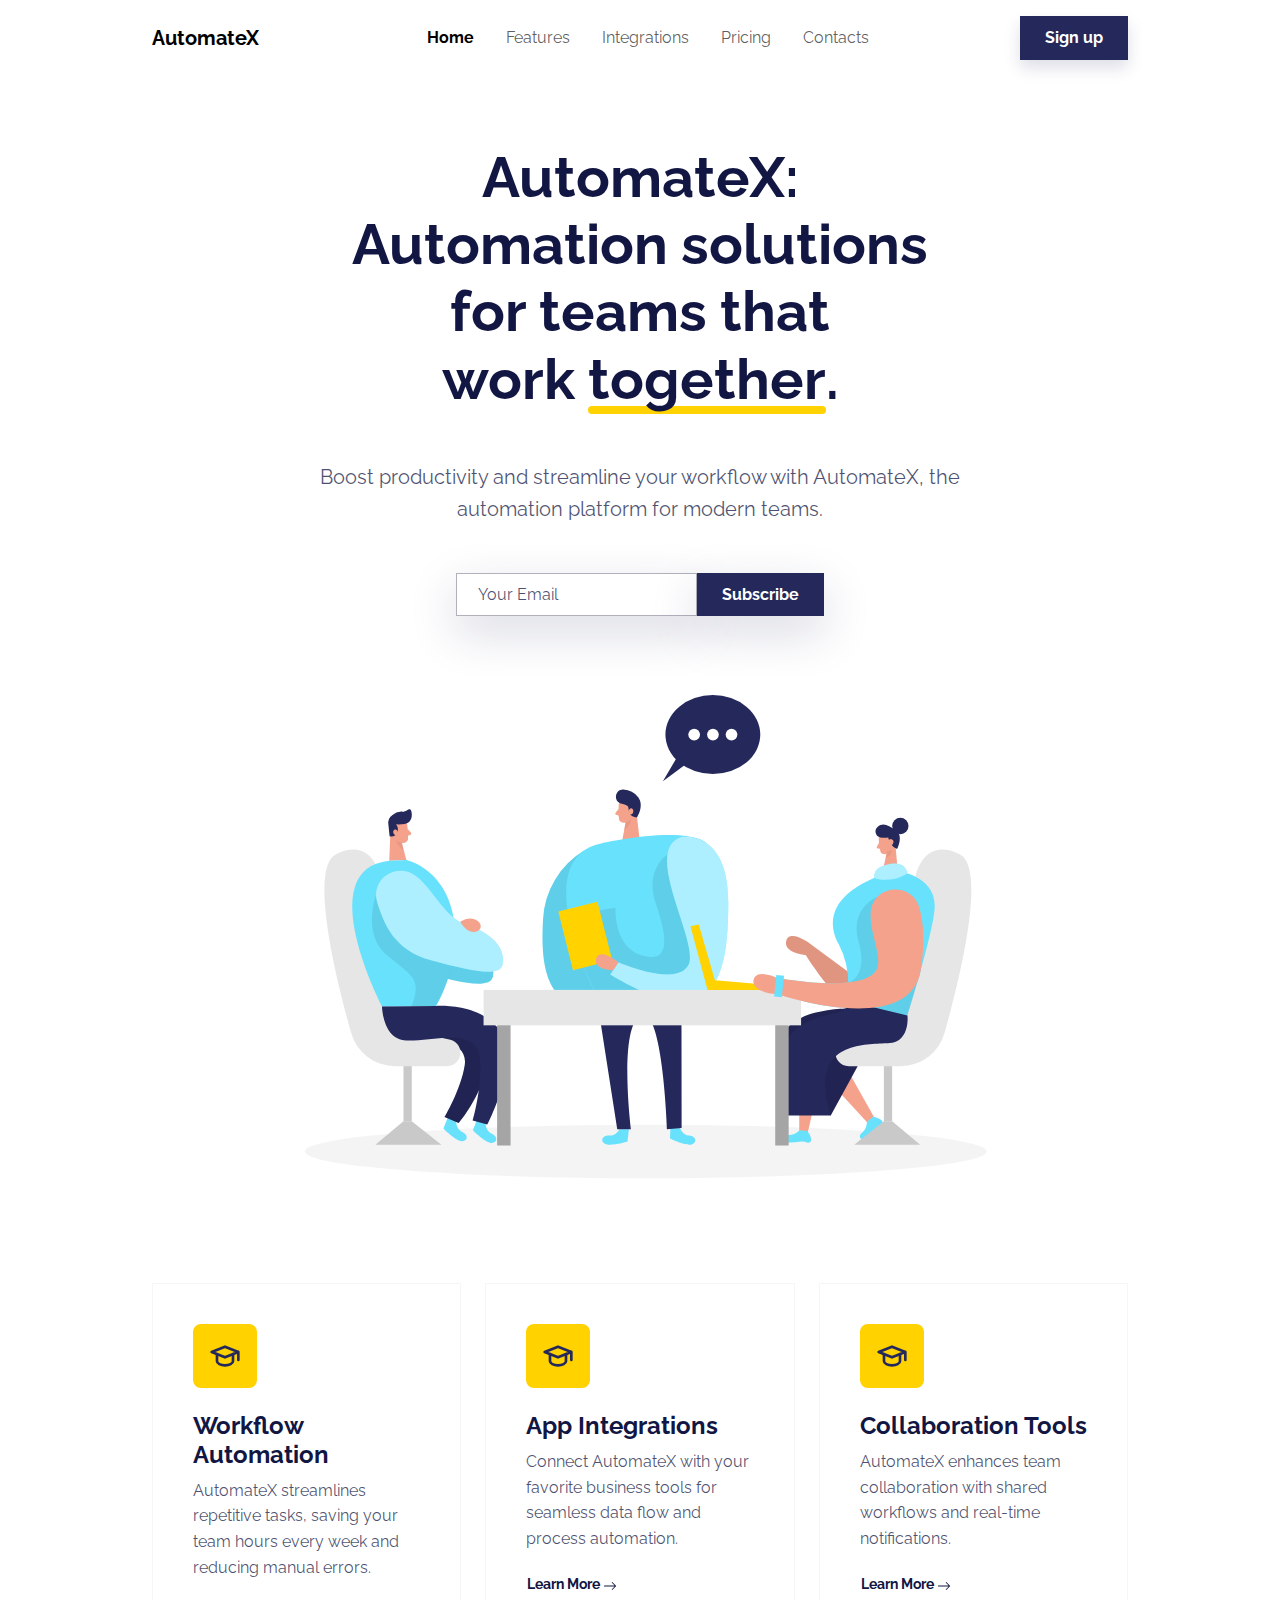
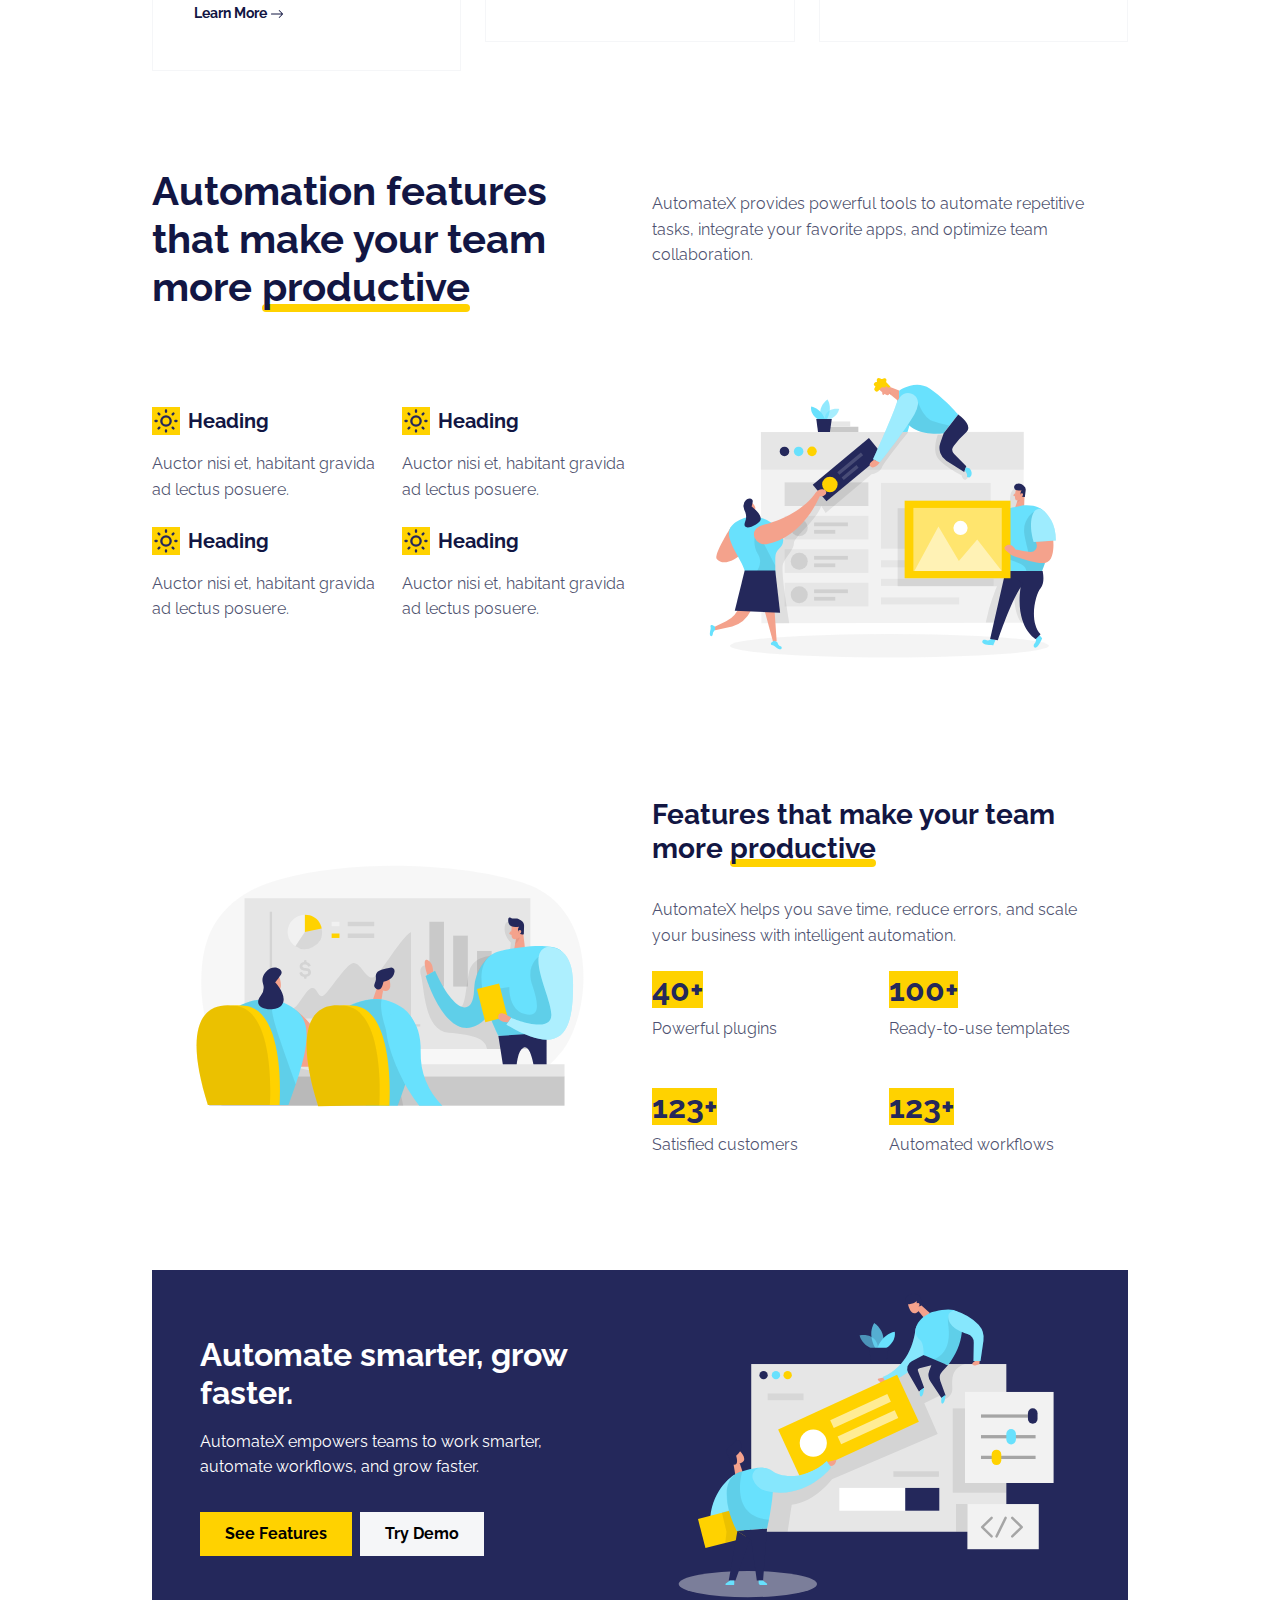
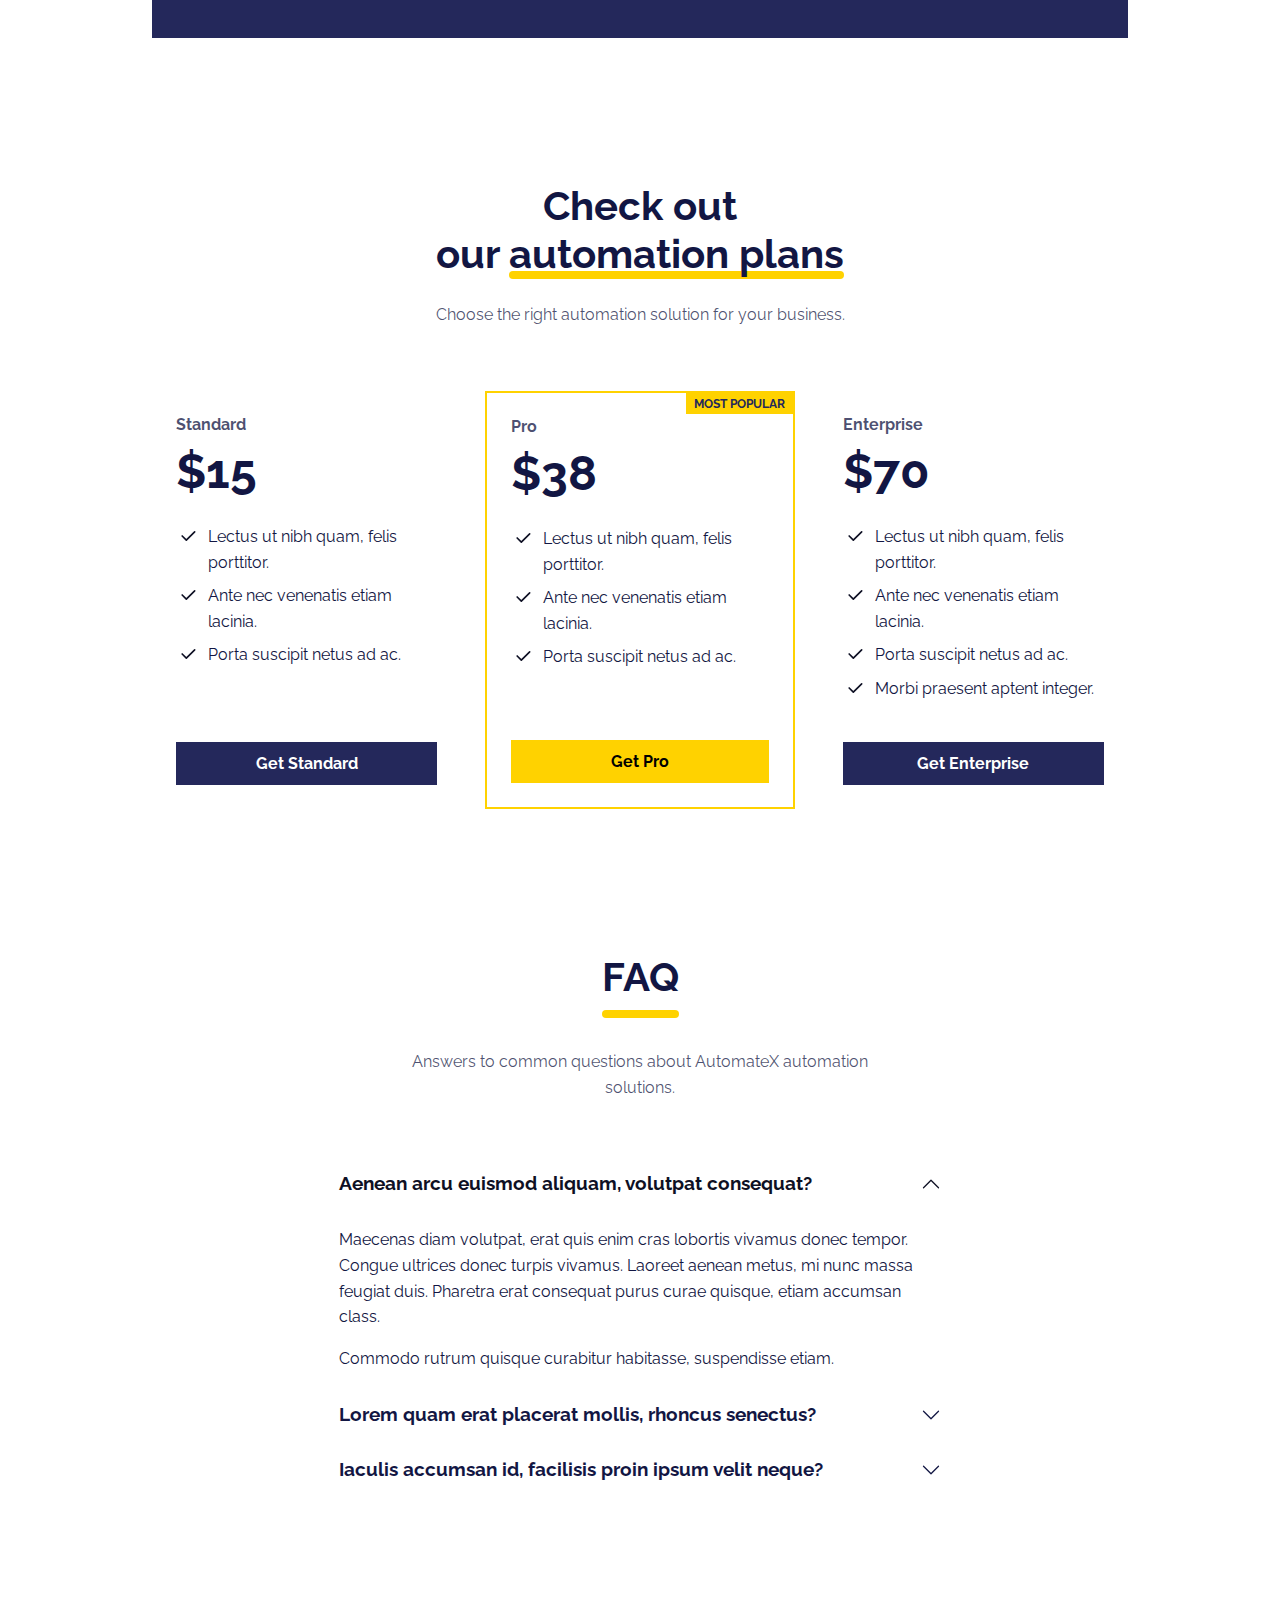
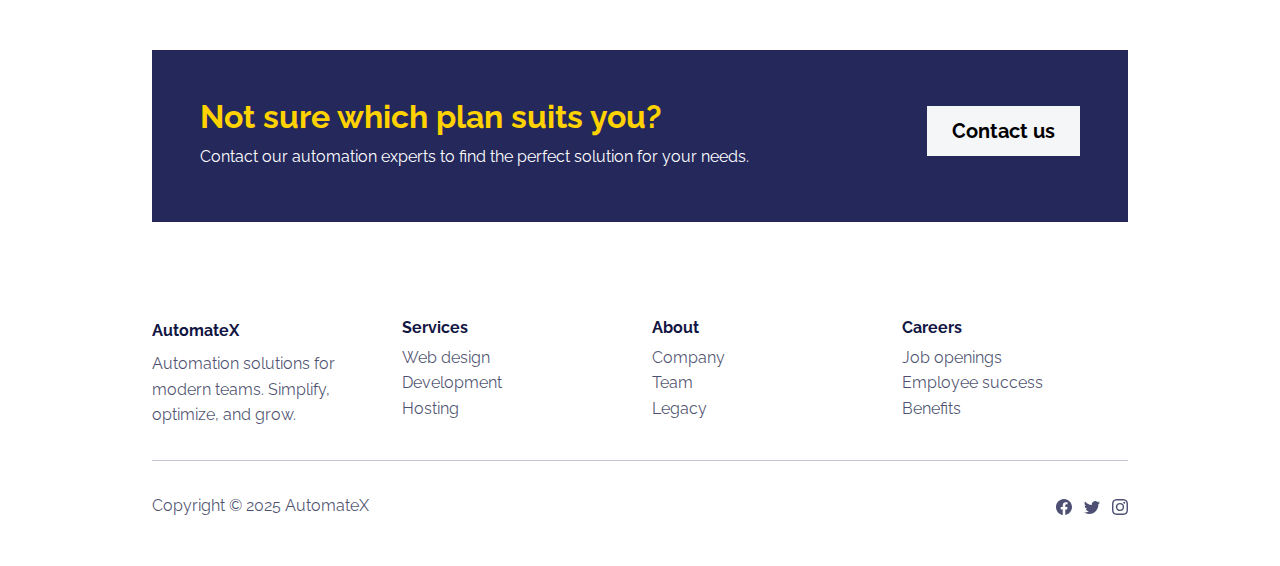
<file: index.html>
<!DOCTYPE html>
<html data-bs-theme="light" lang="en">

<head>
    <meta charset="utf-8">
    <meta name="viewport" content="width=device-width, initial-scale=1.0, shrink-to-fit=no">
    <title>Home - AutomateX</title>
    <link rel="stylesheet" href="assets/bootstrap/css/bootstrap.min.css">
    <link rel="stylesheet" href="assets/css/Raleway.css">
    <link rel="stylesheet" href="assets/css/bss-overrides.css">
</head>

<body>
    <nav class="navbar navbar-expand-md fixed-top py-3 navbar-shrink" id="mainNav">
        <div class="container"><a class="navbar-brand d-flex align-items-center" href="index.html"><span>AutomateX</span></a><button data-bs-toggle="collapse" class="navbar-toggler" data-bs-target="#navcol-1"><span class="visually-hidden">Toggle navigation</span><span class="navbar-toggler-icon"></span></button>
            <div class="collapse navbar-collapse" id="navcol-1">
                <ul class="navbar-nav mx-auto">
                    <li class="nav-item"><a class="nav-link active" href="index.html">Home</a></li>
                    <li class="nav-item"><a class="nav-link" href="features.html">Features</a></li>
                    <li class="nav-item"><a class="nav-link" href="integrations.html">Integrations</a></li>
                    <li class="nav-item"><a class="nav-link" href="pricing.html">Pricing</a></li>
                    <li class="nav-item"><a class="nav-link" href="contacts.html">Contacts</a></li>
                </ul><a class="btn btn-primary shadow" role="button" href="signup.html">Sign up</a>
            </div>
        </div>
    </nav>
    <header class="pt-5">
        <div class="container pt-4 pt-xl-5">
            <div class="row pt-5">
                <div class="col-md-8 text-center text-md-start mx-auto">
                    <div class="text-center">
                        <h1 class="display-4 fw-bold mb-5">AutomateX: Automation solutions for teams that work&nbsp;<span class="underline">together</span>.</h1>
                        <p class="fs-5 text-muted mb-5">Boost productivity and streamline your workflow with AutomateX, the automation platform for modern teams.</p>
                        <form class="d-flex justify-content-center flex-wrap" method="post" data-bs-theme="light">
                            <div class="shadow-lg mb-3"><input class="form-control" type="email" name="email" placeholder="Your Email"></div>
                            <div class="shadow-lg mb-3"><button class="btn btn-primary" type="submit">Subscribe </button></div>
                        </form>
                    </div>
                </div>
                <div class="col-12 col-lg-10 mx-auto">
                    <div class="text-center position-relative"><img class="img-fluid" src="assets/img/illustrations/meeting.svg" style="width: 800px;"></div>
                </div>
            </div>
        </div>
    </header>
    <section>
        <div class="container py-4 py-xl-5">
            <div class="row gy-4 row-cols-1 row-cols-md-2 row-cols-lg-3">
                <div class="col">
                    <div class="card border-light border-1 d-flex justify-content-center p-4">
                        <div class="card-body">
                            <div class="bs-icon-lg bs-icon-rounded bs-icon-secondary d-flex flex-shrink-0 justify-content-center align-items-center mb-4 d-inline-block bs-icon"><svg xmlns="http://www.w3.org/2000/svg" width="1em" height="1em" viewBox="0 0 24 24" stroke-width="2" stroke="currentColor" fill="none" stroke-linecap="round" stroke-linejoin="round" class="icon icon-tabler icon-tabler-school">
                                    <path stroke="none" d="M0 0h24v24H0z" fill="none"></path>
                                    <path d="M22 9l-10 -4l-10 4l10 4l10 -4v6"></path>
                                    <path d="M6 10.6v5.4a6 3 0 0 0 12 0v-5.4"></path>
                                </svg></div>
                            <div>
                                <h4 class="fw-bold">Workflow Automation</h4>
                                <p class="text-muted">AutomateX streamlines repetitive tasks, saving your team hours every week and reducing manual errors.</p><button class="btn btn-sm px-0" type="button">Learn More&nbsp;<svg xmlns="http://www.w3.org/2000/svg" width="1em" height="1em" fill="currentColor" viewBox="0 0 16 16" class="bi bi-arrow-right">
                                        <path fill-rule="evenodd" d="M1 8a.5.5 0 0 1 .5-.5h11.793l-3.147-3.146a.5.5 0 0 1 .708-.708l4 4a.5.5 0 0 1 0 .708l-4 4a.5.5 0 0 1-.708-.708L13.293 8.5H1.5A.5.5 0 0 1 1 8"></path>
                                    </svg><br></button>
                            </div>
                        </div>
                    </div>
                </div>
                <div class="col">
                    <div class="card border-light border-1 d-flex justify-content-center p-4">
                        <div class="card-body">
                            <div class="bs-icon-lg bs-icon-rounded bs-icon-secondary d-flex flex-shrink-0 justify-content-center align-items-center mb-4 d-inline-block bs-icon"><svg xmlns="http://www.w3.org/2000/svg" width="1em" height="1em" viewBox="0 0 24 24" stroke-width="2" stroke="currentColor" fill="none" stroke-linecap="round" stroke-linejoin="round" class="icon icon-tabler icon-tabler-school">
                                    <path stroke="none" d="M0 0h24v24H0z" fill="none"></path>
                                    <path d="M22 9l-10 -4l-10 4l10 4l10 -4v6"></path>
                                    <path d="M6 10.6v5.4a6 3 0 0 0 12 0v-5.4"></path>
                                </svg></div>
                            <div>
                                <h4 class="fw-bold">App Integrations</h4>
                                <p class="text-muted">Connect AutomateX with your favorite business tools for seamless data flow and process automation.</p><button class="btn btn-sm px-0" type="button">Learn More&nbsp;<svg xmlns="http://www.w3.org/2000/svg" width="1em" height="1em" fill="currentColor" viewBox="0 0 16 16" class="bi bi-arrow-right">
                                        <path fill-rule="evenodd" d="M1 8a.5.5 0 0 1 .5-.5h11.793l-3.147-3.146a.5.5 0 0 1 .708-.708l4 4a.5.5 0 0 1 0 .708l-4 4a.5.5 0 0 1-.708-.708L13.293 8.5H1.5A.5.5 0 0 1 1 8"></path>
                                    </svg><br></button>
                            </div>
                        </div>
                    </div>
                </div>
                <div class="col">
                    <div class="card border-light border-1 d-flex justify-content-center p-4">
                        <div class="card-body">
                            <div class="bs-icon-lg bs-icon-rounded bs-icon-secondary d-flex flex-shrink-0 justify-content-center align-items-center mb-4 d-inline-block bs-icon"><svg xmlns="http://www.w3.org/2000/svg" width="1em" height="1em" viewBox="0 0 24 24" stroke-width="2" stroke="currentColor" fill="none" stroke-linecap="round" stroke-linejoin="round" class="icon icon-tabler icon-tabler-school">
                                    <path stroke="none" d="M0 0h24v24H0z" fill="none"></path>
                                    <path d="M22 9l-10 -4l-10 4l10 4l10 -4v6"></path>
                                    <path d="M6 10.6v5.4a6 3 0 0 0 12 0v-5.4"></path>
                                </svg></div>
                            <div>
                                <h4 class="fw-bold">Collaboration Tools</h4>
                                <p class="text-muted">AutomateX enhances team collaboration with shared workflows and real-time notifications.</p><button class="btn btn-sm px-0" type="button">Learn More&nbsp;<svg xmlns="http://www.w3.org/2000/svg" width="1em" height="1em" fill="currentColor" viewBox="0 0 16 16" class="bi bi-arrow-right">
                                        <path fill-rule="evenodd" d="M1 8a.5.5 0 0 1 .5-.5h11.793l-3.147-3.146a.5.5 0 0 1 .708-.708l4 4a.5.5 0 0 1 0 .708l-4 4a.5.5 0 0 1-.708-.708L13.293 8.5H1.5A.5.5 0 0 1 1 8"></path>
                                    </svg><br></button>
                            </div>
                        </div>
                    </div>
                </div>
            </div>
        </div>
    </section>
    <section>
        <div class="container py-4 py-xl-5">
            <div class="row">
                <div class="col-md-6">
                    <h3 class="display-6 fw-bold pb-md-4">Automation features that make your team more&nbsp;<span class="underline">productive</span></h3>
                </div>
                <div class="col-md-6 pt-4">
                    <p class="text-muted mb-4">AutomateX provides powerful tools to automate repetitive tasks, integrate your favorite apps, and optimize team collaboration.</p>
                </div>
            </div>
            <div class="row gy-4 gy-md-0">
                <div class="col-md-6 d-flex d-sm-flex d-md-flex justify-content-center align-items-center justify-content-md-start align-items-md-center justify-content-xl-center">
                    <div>
                        <div class="row gy-2 row-cols-1 row-cols-sm-2">
                            <div class="col text-center text-md-start">
                                <div class="d-flex justify-content-center align-items-center justify-content-md-start"><svg xmlns="http://www.w3.org/2000/svg" width="1em" height="1em" viewBox="0 0 24 24" stroke-width="2" stroke="currentColor" fill="none" stroke-linecap="round" stroke-linejoin="round" class="icon icon-tabler icon-tabler-sun fs-3 text-primary bg-secondary">
                                        <path stroke="none" d="M0 0h24v24H0z" fill="none"></path>
                                        <path d="M12 12m-4 0a4 4 0 1 0 8 0a4 4 0 1 0 -8 0"></path>
                                        <path d="M3 12h1m8 -9v1m8 8h1m-9 8v1m-6.4 -15.4l.7 .7m12.1 -.7l-.7 .7m0 11.4l.7 .7m-12.1 -.7l-.7 .7"></path>
                                    </svg>
                                    <h5 class="fw-bold ms-2 mb-0">Heading</h5>
                                </div>
                                <p class="text-muted my-3">Auctor nisi et, habitant gravida ad lectus posuere.</p>
                            </div>
                            <div class="col text-center text-md-start">
                                <div class="d-flex justify-content-center align-items-center justify-content-md-start"><svg xmlns="http://www.w3.org/2000/svg" width="1em" height="1em" viewBox="0 0 24 24" stroke-width="2" stroke="currentColor" fill="none" stroke-linecap="round" stroke-linejoin="round" class="icon icon-tabler icon-tabler-sun fs-3 text-primary bg-secondary">
                                        <path stroke="none" d="M0 0h24v24H0z" fill="none"></path>
                                        <path d="M12 12m-4 0a4 4 0 1 0 8 0a4 4 0 1 0 -8 0"></path>
                                        <path d="M3 12h1m8 -9v1m8 8h1m-9 8v1m-6.4 -15.4l.7 .7m12.1 -.7l-.7 .7m0 11.4l.7 .7m-12.1 -.7l-.7 .7"></path>
                                    </svg>
                                    <h5 class="fw-bold ms-2 mb-0">Heading</h5>
                                </div>
                                <p class="text-muted my-3">Auctor nisi et, habitant gravida ad lectus posuere.</p>
                            </div>
                            <div class="col text-center text-md-start">
                                <div class="d-flex justify-content-center align-items-center justify-content-md-start"><svg xmlns="http://www.w3.org/2000/svg" width="1em" height="1em" viewBox="0 0 24 24" stroke-width="2" stroke="currentColor" fill="none" stroke-linecap="round" stroke-linejoin="round" class="icon icon-tabler icon-tabler-sun fs-3 text-primary bg-secondary">
                                        <path stroke="none" d="M0 0h24v24H0z" fill="none"></path>
                                        <path d="M12 12m-4 0a4 4 0 1 0 8 0a4 4 0 1 0 -8 0"></path>
                                        <path d="M3 12h1m8 -9v1m8 8h1m-9 8v1m-6.4 -15.4l.7 .7m12.1 -.7l-.7 .7m0 11.4l.7 .7m-12.1 -.7l-.7 .7"></path>
                                    </svg>
                                    <h5 class="fw-bold ms-2 mb-0">Heading</h5>
                                </div>
                                <p class="text-muted my-3">Auctor nisi et, habitant gravida ad lectus posuere.</p>
                            </div>
                            <div class="col text-center text-md-start">
                                <div class="d-flex justify-content-center align-items-center justify-content-md-start"><svg xmlns="http://www.w3.org/2000/svg" width="1em" height="1em" viewBox="0 0 24 24" stroke-width="2" stroke="currentColor" fill="none" stroke-linecap="round" stroke-linejoin="round" class="icon icon-tabler icon-tabler-sun fs-3 text-primary bg-secondary">
                                        <path stroke="none" d="M0 0h24v24H0z" fill="none"></path>
                                        <path d="M12 12m-4 0a4 4 0 1 0 8 0a4 4 0 1 0 -8 0"></path>
                                        <path d="M3 12h1m8 -9v1m8 8h1m-9 8v1m-6.4 -15.4l.7 .7m12.1 -.7l-.7 .7m0 11.4l.7 .7m-12.1 -.7l-.7 .7"></path>
                                    </svg>
                                    <h5 class="fw-bold ms-2 mb-0">Heading</h5>
                                </div>
                                <p class="text-muted my-3">Auctor nisi et, habitant gravida ad lectus posuere.</p>
                            </div>
                        </div>
                    </div>
                </div>
                <div class="col-md-6 order-first order-md-last">
                    <div><img class="rounded img-fluid w-100 fit-cover" style="min-height: 300px;" src="assets/img/illustrations/teamwork.svg"></div>
                </div>
            </div>
        </div>
    </section>
    <section>
        <div class="container py-4 py-xl-5">
            <div class="row gy-4 gy-md-0">
                <div class="col-md-6 text-center text-md-start d-flex d-sm-flex d-md-flex justify-content-center align-items-center justify-content-md-start align-items-md-center justify-content-xl-center">
                    <div><img class="rounded img-fluid fit-cover" style="min-height: 300px;" src="assets/img/illustrations/presentation.svg" width="800"></div>
                </div>
                <div class="col">
                    <div style="max-width: 450px;">
                        <h3 class="fw-bold pb-md-4">Features that make your team more&nbsp;<span class="underline">productive</span></h3>
                        <p class="text-muted py-4 py-md-0">AutomateX helps you save time, reduce errors, and scale your business with intelligent automation.</p>
                        <div class="row gy-4 row-cols-2 row-cols-md-2">
                            <div class="col">
                                <div><span class="fs-2 fw-bold text-primary bg-secondary">40+</span>
                                    <p class="fw-normal text-muted">Powerful plugins</p>
                                </div>
                            </div>
                            <div class="col">
                                <div><span class="fs-2 fw-bold text-primary bg-secondary">100+</span>
                                    <p class="fw-normal text-muted">Ready-to-use templates</p>
                                </div>
                            </div>
                            <div class="col">
                                <div><span class="fs-2 fw-bold text-primary bg-secondary">123+</span>
                                    <p class="fw-normal text-muted">Satisfied customers</p>
                                </div>
                            </div>
                            <div class="col">
                                <div><span class="fs-2 fw-bold text-primary bg-secondary">123+</span>
                                    <p class="fw-normal text-muted">Automated workflows</p>
                                </div>
                            </div>
                        </div>
                    </div>
                </div>
            </div>
        </div>
    </section>
    <section class="py-4 py-xl-5">
        <div class="container">
            <div class="bg-primary border rounded border-0 border-primary overflow-hidden">
                <div class="row g-0">
                    <div class="col-md-6 d-flex flex-column justify-content-center">
                        <div class="text-white p-4 p-md-5">
                            <h2 class="fw-bold mb-3">Automate smarter, grow faster.</h2>
                            <p class="mb-4">AutomateX empowers teams to work smarter, automate workflows, and grow faster.</p>
                            <div class="my-3"><a class="btn btn-secondary me-2 mt-2" role="button" href="#">See Features</a><a class="btn btn-light mt-2" role="button" href="#">Try Demo</a></div>
                        </div>
                    </div>
                    <div class="col-md-6 order-first order-md-last" style="min-height: 250px;"><img class="w-100 h-100 pt-5 pt-md-0 fit-contain" src="assets/img/illustrations/web-development.svg"></div>
                </div>
            </div>
        </div>
    </section>
    <section class="py-5">
        <div class="container py-4 py-xl-5">
            <div class="row mb-5">
                <div class="col-md-8 col-xl-6 text-center mx-auto">
                    <h2 class="display-6 fw-bold mb-4">Check out<br>our <span class="underline">automation plans</span></h2>
                    <p class="text-muted">Choose the right automation solution for your business.</p>
                </div>
            </div>
            <div class="row gy-4 row-cols-1 row-cols-md-2 row-cols-lg-3">
                <div class="col">
                    <div class="card border-0 h-100">
                        <div class="card-body d-flex flex-column justify-content-between p-4">
                            <div>
                                <h6 class="fw-bold text-muted">Standard</h6>
                                <h4 class="display-5 fw-bold mb-4">$15</h4>
                                <ul class="list-unstyled">
                                    <li class="d-flex mb-2"><span class="bs-icon-xs bs-icon-rounded me-2 bs-icon"><svg xmlns="http://www.w3.org/2000/svg" width="1em" height="1em" viewBox="0 0 24 24" stroke-width="2" stroke="currentColor" fill="none" stroke-linecap="round" stroke-linejoin="round" class="icon icon-tabler icon-tabler-check fs-5 text-primary-emphasis">
                                                <path stroke="none" d="M0 0h24v24H0z" fill="none"></path>
                                                <path d="M5 12l5 5l10 -10"></path>
                                            </svg></span><span>Lectus ut nibh quam, felis porttitor.</span></li>
                                    <li class="d-flex mb-2"><span class="bs-icon-xs bs-icon-rounded me-2 bs-icon"><svg xmlns="http://www.w3.org/2000/svg" width="1em" height="1em" viewBox="0 0 24 24" stroke-width="2" stroke="currentColor" fill="none" stroke-linecap="round" stroke-linejoin="round" class="icon icon-tabler icon-tabler-check fs-5 text-primary-emphasis">
                                                <path stroke="none" d="M0 0h24v24H0z" fill="none"></path>
                                                <path d="M5 12l5 5l10 -10"></path>
                                            </svg></span><span>Ante nec venenatis etiam lacinia.</span></li>
                                    <li class="d-flex mb-2"><span class="bs-icon-xs bs-icon-rounded me-2 bs-icon"><svg xmlns="http://www.w3.org/2000/svg" width="1em" height="1em" viewBox="0 0 24 24" stroke-width="2" stroke="currentColor" fill="none" stroke-linecap="round" stroke-linejoin="round" class="icon icon-tabler icon-tabler-check fs-5 text-primary-emphasis">
                                                <path stroke="none" d="M0 0h24v24H0z" fill="none"></path>
                                                <path d="M5 12l5 5l10 -10"></path>
                                            </svg></span><span>Porta suscipit netus ad ac.</span></li>
                                </ul>
                            </div><a class="btn btn-primary" role="button" href="#">Get Standard</a>
                        </div>
                    </div>
                </div>
                <div class="col">
                    <div class="card border-secondary border-2 h-100">
                        <div class="card-body d-flex flex-column justify-content-between p-4"><span class="badge bg-secondary position-absolute top-0 end-0 rounded-bottom-left text-uppercase text-primary">Most Popular</span>
                            <div>
                                <h6 class="fw-bold text-muted">Pro</h6>
                                <h4 class="display-5 fw-bold mb-4">$38</h4>
                                <ul class="list-unstyled">
                                    <li class="d-flex mb-2"><span class="bs-icon-xs bs-icon-rounded me-2 bs-icon"><svg xmlns="http://www.w3.org/2000/svg" width="1em" height="1em" viewBox="0 0 24 24" stroke-width="2" stroke="currentColor" fill="none" stroke-linecap="round" stroke-linejoin="round" class="icon icon-tabler icon-tabler-check fs-5 text-primary-emphasis">
                                                <path stroke="none" d="M0 0h24v24H0z" fill="none"></path>
                                                <path d="M5 12l5 5l10 -10"></path>
                                            </svg></span><span>Lectus ut nibh quam, felis porttitor.</span></li>
                                    <li class="d-flex mb-2"><span class="bs-icon-xs bs-icon-rounded me-2 bs-icon"><svg xmlns="http://www.w3.org/2000/svg" width="1em" height="1em" viewBox="0 0 24 24" stroke-width="2" stroke="currentColor" fill="none" stroke-linecap="round" stroke-linejoin="round" class="icon icon-tabler icon-tabler-check fs-5 text-primary-emphasis">
                                                <path stroke="none" d="M0 0h24v24H0z" fill="none"></path>
                                                <path d="M5 12l5 5l10 -10"></path>
                                            </svg></span><span>Ante nec venenatis etiam lacinia.</span></li>
                                    <li class="d-flex mb-2"><span class="bs-icon-xs bs-icon-rounded me-2 bs-icon"><svg xmlns="http://www.w3.org/2000/svg" width="1em" height="1em" viewBox="0 0 24 24" stroke-width="2" stroke="currentColor" fill="none" stroke-linecap="round" stroke-linejoin="round" class="icon icon-tabler icon-tabler-check fs-5 text-primary-emphasis">
                                                <path stroke="none" d="M0 0h24v24H0z" fill="none"></path>
                                                <path d="M5 12l5 5l10 -10"></path>
                                            </svg></span><span>Porta suscipit netus ad ac.</span></li>
                                </ul>
                            </div><a class="btn btn-warning" role="button" href="#">Get Pro</a>
                        </div>
                    </div>
                </div>
                <div class="col">
                    <div class="card border-0 h-100">
                        <div class="card-body d-flex flex-column justify-content-between p-4">
                            <div class="pb-4">
                                <h6 class="fw-bold text-muted">Enterprise</h6>
                                <h4 class="display-5 fw-bold mb-4">$70</h4>
                                <ul class="list-unstyled">
                                    <li class="d-flex mb-2"><span class="bs-icon-xs bs-icon-rounded me-2 bs-icon"><svg xmlns="http://www.w3.org/2000/svg" width="1em" height="1em" viewBox="0 0 24 24" stroke-width="2" stroke="currentColor" fill="none" stroke-linecap="round" stroke-linejoin="round" class="icon icon-tabler icon-tabler-check fs-5 text-primary-emphasis">
                                                <path stroke="none" d="M0 0h24v24H0z" fill="none"></path>
                                                <path d="M5 12l5 5l10 -10"></path>
                                            </svg></span><span>Lectus ut nibh quam, felis porttitor.</span></li>
                                    <li class="d-flex mb-2"><span class="bs-icon-xs bs-icon-rounded me-2 bs-icon"><svg xmlns="http://www.w3.org/2000/svg" width="1em" height="1em" viewBox="0 0 24 24" stroke-width="2" stroke="currentColor" fill="none" stroke-linecap="round" stroke-linejoin="round" class="icon icon-tabler icon-tabler-check fs-5 text-primary-emphasis">
                                                <path stroke="none" d="M0 0h24v24H0z" fill="none"></path>
                                                <path d="M5 12l5 5l10 -10"></path>
                                            </svg></span><span>Ante nec venenatis etiam lacinia.</span></li>
                                    <li class="d-flex mb-2"><span class="bs-icon-xs bs-icon-rounded me-2 bs-icon"><svg xmlns="http://www.w3.org/2000/svg" width="1em" height="1em" viewBox="0 0 24 24" stroke-width="2" stroke="currentColor" fill="none" stroke-linecap="round" stroke-linejoin="round" class="icon icon-tabler icon-tabler-check fs-5 text-primary-emphasis">
                                                <path stroke="none" d="M0 0h24v24H0z" fill="none"></path>
                                                <path d="M5 12l5 5l10 -10"></path>
                                            </svg></span><span>Porta suscipit netus ad ac.</span></li>
                                    <li class="d-flex mb-2"><span class="bs-icon-xs bs-icon-rounded me-2 bs-icon"><svg xmlns="http://www.w3.org/2000/svg" width="1em" height="1em" viewBox="0 0 24 24" stroke-width="2" stroke="currentColor" fill="none" stroke-linecap="round" stroke-linejoin="round" class="icon icon-tabler icon-tabler-check fs-5 text-primary-emphasis">
                                                <path stroke="none" d="M0 0h24v24H0z" fill="none"></path>
                                                <path d="M5 12l5 5l10 -10"></path>
                                            </svg></span><span>Morbi praesent aptent integer.</span></li>
                                </ul>
                            </div><a class="btn btn-primary" role="button" href="#">Get Enterprise</a>
                        </div>
                    </div>
                </div>
            </div>
        </div>
    </section>
    <section class="mb-5 py-4 py-xl-5">
        <div class="container">
            <div class="row mb-2">
                <div class="col-md-8 col-xl-6 text-center mx-auto">
                    <h2 class="display-6 fw-bold mb-5"><span class="pb-3 underline">FAQ<br></span></h2>
                    <p class="text-muted mb-5">Answers to common questions about AutomateX automation solutions.</p>
                </div>
            </div>
            <div class="row mb-2">
                <div class="col-md-8 mx-auto">
                    <div class="accordion text-muted" role="tablist" id="accordion-1">
                        <div class="accordion-item">
                            <h2 class="accordion-header" role="tab"><button class="accordion-button" type="button" data-bs-toggle="collapse" data-bs-target="#accordion-1 .item-1" aria-expanded="true" aria-controls="accordion-1 .item-1">Aenean arcu euismod aliquam, volutpat consequat?</button></h2>
                            <div class="accordion-collapse collapse show item-1" role="tabpanel" data-bs-parent="#accordion-1">
                                <div class="accordion-body">
                                    <p>Maecenas diam volutpat, erat quis enim cras lobortis vivamus donec tempor. Congue ultrices donec turpis vivamus. Laoreet aenean metus, mi nunc massa feugiat duis. Pharetra erat consequat purus curae quisque, etiam accumsan class.</p>
                                    <p class="mb-0">Commodo rutrum quisque curabitur habitasse, suspendisse etiam.</p>
                                </div>
                            </div>
                        </div>
                        <div class="accordion-item">
                            <h2 class="accordion-header" role="tab"><button class="accordion-button collapsed" type="button" data-bs-toggle="collapse" data-bs-target="#accordion-1 .item-2" aria-expanded="false" aria-controls="accordion-1 .item-2">Lorem quam erat placerat mollis, rhoncus senectus?</button></h2>
                            <div class="accordion-collapse collapse item-2" role="tabpanel" data-bs-parent="#accordion-1">
                                <div class="accordion-body">
                                    <p class="mb-0">Nullam id dolor id nibh ultricies vehicula ut id elit. Cras justo odio, dapibus ac facilisis in, egestas eget quam. Donec id elit non mi porta gravida at eget metus.</p>
                                </div>
                            </div>
                        </div>
                        <div class="accordion-item">
                            <h2 class="accordion-header" role="tab"><button class="accordion-button collapsed" type="button" data-bs-toggle="collapse" data-bs-target="#accordion-1 .item-3" aria-expanded="false" aria-controls="accordion-1 .item-3">Iaculis accumsan id, facilisis proin ipsum velit neque?</button></h2>
                            <div class="accordion-collapse collapse item-3" role="tabpanel" data-bs-parent="#accordion-1">
                                <div class="accordion-body">
                                    <p class="mb-0">Nullam id dolor id nibh ultricies vehicula ut id elit. Cras justo odio, dapibus ac facilisis in, egestas eget quam. Donec id elit non mi porta gravida at eget metus.</p>
                                </div>
                            </div>
                        </div>
                    </div>
                </div>
            </div>
        </div>
    </section>
    <section class="py-4 py-xl-5">
        <div class="container">
            <div class="text-white bg-primary border rounded border-0 border-primary d-flex flex-column justify-content-between flex-lg-row p-4 p-md-5">
                <div class="pb-2 pb-lg-1">
                    <h2 class="fw-bold text-secondary mb-2">Not sure which plan suits you?</h2>
                    <p class="mb-0">Contact our automation experts to find the perfect solution for your needs.</p>
                </div>
                <div class="my-2"><a class="btn btn-light fs-5 px-4 py-2" role="button" href="contacts.html">Contact us</a></div>
            </div>
        </div>
    </section>
    <footer>
        <div class="container py-4 py-lg-5">
            <div class="row row-cols-2 row-cols-md-4">
                <div class="col-12 col-md-3">
                    <div class="fw-bold d-flex align-items-center mb-2"><span>AutomateX</span></div>
                    <p class="text-muted">Automation solutions for modern teams. Simplify, optimize, and grow.</p>
                </div>
                <div class="col-sm-4 col-md-3 text-lg-start d-flex flex-column">
                    <h3 class="fs-6 fw-bold">Services</h3>
                    <ul class="list-unstyled">
                        <li><a href="#">Web design</a></li>
                        <li><a href="#">Development</a></li>
                        <li><a href="#">Hosting</a></li>
                    </ul>
                </div>
                <div class="col-sm-4 col-md-3 text-lg-start d-flex flex-column">
                    <h3 class="fs-6 fw-bold">About</h3>
                    <ul class="list-unstyled">
                        <li><a href="#">Company</a></li>
                        <li><a href="#">Team</a></li>
                        <li><a href="#">Legacy</a></li>
                    </ul>
                </div>
                <div class="col-sm-4 col-md-3 text-lg-start d-flex flex-column">
                    <h3 class="fs-6 fw-bold">Careers</h3>
                    <ul class="list-unstyled">
                        <li><a href="#">Job openings</a></li>
                        <li><a href="#">Employee success</a></li>
                        <li><a href="#">Benefits</a></li>
                    </ul>
                </div>
            </div>
            <hr>
            <div class="text-muted d-flex justify-content-between align-items-center pt-3">
                <p class="mb-0">Copyright © 2025 AutomateX</p>
                <ul class="list-inline mb-0">
                    <li class="list-inline-item"><svg xmlns="http://www.w3.org/2000/svg" width="1em" height="1em" fill="currentColor" viewBox="0 0 16 16" class="bi bi-facebook">
                            <path d="M16 8.049c0-4.446-3.582-8.05-8-8.05C3.58 0-.002 3.603-.002 8.05c0 4.017 2.926 7.347 6.75 7.951v-5.625h-2.03V8.05H6.75V6.275c0-2.017 1.195-3.131 3.022-3.131.876 0 1.791.157 1.791.157v1.98h-1.009c-.993 0-1.303.621-1.303 1.258v1.51h2.218l-.354 2.326H9.25V16c3.824-.604 6.75-3.934 6.75-7.951"></path>
                        </svg></li>
                    <li class="list-inline-item"><svg xmlns="http://www.w3.org/2000/svg" width="1em" height="1em" fill="currentColor" viewBox="0 0 16 16" class="bi bi-twitter">
                            <path d="M5.026 15c6.038 0 9.341-5.003 9.341-9.334 0-.14 0-.282-.006-.422A6.685 6.685 0 0 0 16 3.542a6.658 6.658 0 0 1-1.889.518 3.301 3.301 0 0 0 1.447-1.817 6.533 6.533 0 0 1-2.087.793A3.286 3.286 0 0 0 7.875 6.03a9.325 9.325 0 0 1-6.767-3.429 3.289 3.289 0 0 0 1.018 4.382A3.323 3.323 0 0 1 .64 6.575v.045a3.288 3.288 0 0 0 2.632 3.218 3.203 3.203 0 0 1-.865.115 3.23 3.23 0 0 1-.614-.057 3.283 3.283 0 0 0 3.067 2.277A6.588 6.588 0 0 1 .78 13.58a6.32 6.32 0 0 1-.78-.045A9.344 9.344 0 0 0 5.026 15"></path>
                        </svg></li>
                    <li class="list-inline-item"><svg xmlns="http://www.w3.org/2000/svg" width="1em" height="1em" fill="currentColor" viewBox="0 0 16 16" class="bi bi-instagram">
                            <path d="M8 0C5.829 0 5.556.01 4.703.048 3.85.088 3.269.222 2.76.42a3.917 3.917 0 0 0-1.417.923A3.927 3.927 0 0 0 .42 2.76C.222 3.268.087 3.85.048 4.7.01 5.555 0 5.827 0 8.001c0 2.172.01 2.444.048 3.297.04.852.174 1.433.372 1.942.205.526.478.972.923 1.417.444.445.89.719 1.416.923.51.198 1.09.333 1.942.372C5.555 15.99 5.827 16 8 16s2.444-.01 3.298-.048c.851-.04 1.434-.174 1.943-.372a3.916 3.916 0 0 0 1.416-.923c.445-.445.718-.891.923-1.417.197-.509.332-1.09.372-1.942C15.99 10.445 16 10.173 16 8s-.01-2.445-.048-3.299c-.04-.851-.175-1.433-.372-1.941a3.926 3.926 0 0 0-.923-1.417A3.911 3.911 0 0 0 13.24.42c-.51-.198-1.092-.333-1.943-.372C10.443.01 10.172 0 7.998 0h.003zm-.717 1.442h.718c2.136 0 2.389.007 3.232.046.78.035 1.204.166 1.486.275.373.145.64.319.92.599.28.28.453.546.598.92.11.281.24.705.275 1.485.039.843.047 1.096.047 3.231s-.008 2.389-.047 3.232c-.035.78-.166 1.203-.275 1.485a2.47 2.47 0 0 1-.599.919c-.28.28-.546.453-.92.598-.28.11-.704.24-1.485.276-.843.038-1.096.047-3.232.047s-2.39-.009-3.233-.047c-.78-.036-1.203-.166-1.485-.276a2.478 2.478 0 0 1-.92-.598 2.48 2.48 0 0 1-.6-.92c-.109-.281-.24-.705-.275-1.485-.038-.843-.046-1.096-.046-3.233 0-2.136.008-2.388.046-3.231.036-.78.166-1.204.276-1.486.145-.373.319-.64.599-.92.28-.28.546-.453.92-.598.282-.11.705-.24 1.485-.276.738-.034 1.024-.044 2.515-.045v.002zm4.988 1.328a.96.96 0 1 0 0 1.92.96.96 0 0 0 0-1.92zm-4.27 1.122a4.109 4.109 0 1 0 0 8.217 4.109 4.109 0 0 0 0-8.217zm0 1.441a2.667 2.667 0 1 1 0 5.334 2.667 2.667 0 0 1 0-5.334"></path>
                        </svg></li>
                </ul>
            </div>
        </div>
    </footer>
    <script src="assets/bootstrap/js/bootstrap.min.js"></script>
    <script src="assets/js/startup-modern.js"></script>
</body>

</html>
</file>
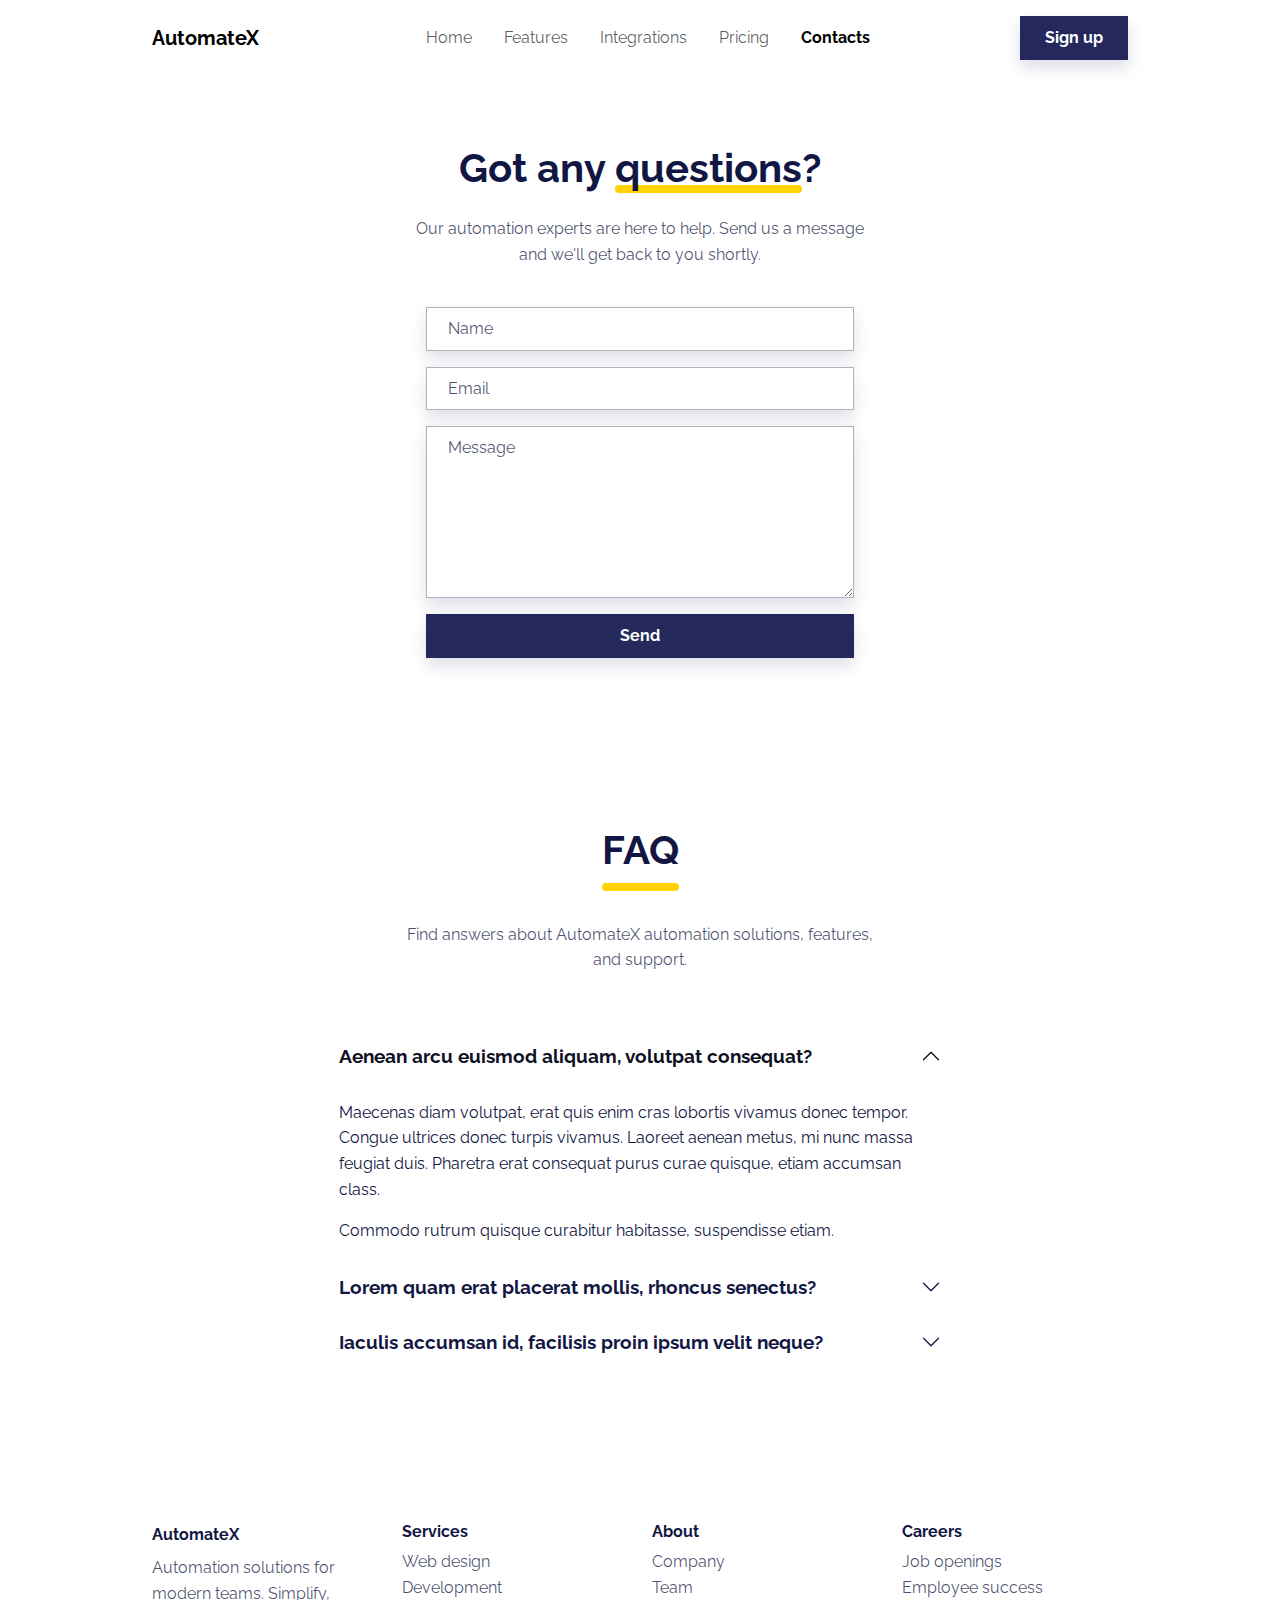
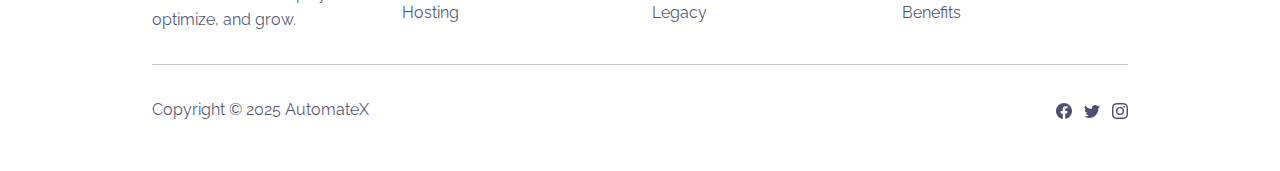
<file: contacts.html>
<!DOCTYPE html>
<html data-bs-theme="light" lang="en">

<head>
    <meta charset="utf-8">
    <meta name="viewport" content="width=device-width, initial-scale=1.0, shrink-to-fit=no">
    <title>Contacts - AutomateX</title>
    <link rel="stylesheet" href="assets/bootstrap/css/bootstrap.min.css">
    <link rel="stylesheet" href="assets/css/Raleway.css">
    <link rel="stylesheet" href="assets/css/bss-overrides.css">
</head>

<body>
    <nav class="navbar navbar-expand-md fixed-top py-3 navbar-shrink" id="mainNav">
        <div class="container"><a class="navbar-brand d-flex align-items-center" href="/"><span>AutomateX</span></a><button data-bs-toggle="collapse" class="navbar-toggler" data-bs-target="#navcol-1"><span class="visually-hidden">Toggle navigation</span><span class="navbar-toggler-icon"></span></button>
            <div class="collapse navbar-collapse" id="navcol-1">
                <ul class="navbar-nav mx-auto">
                    <li class="nav-item"><a class="nav-link" href="/index.html">Home</a></li>
                    <li class="nav-item"><a class="nav-link" href="/features.html">Features</a></li>
                    <li class="nav-item"><a class="nav-link" href="/integrations.html">Integrations</a></li>
                    <li class="nav-item"><a class="nav-link" href="/pricing.html">Pricing</a></li>
                    <li class="nav-item"><a class="nav-link active" href="/contacts.html">Contacts</a></li>
                </ul><a class="btn btn-primary shadow" role="button" href="signup.html">Sign up</a>
            </div>
        </div>
    </nav>
    <section class="mt-5 py-5">
        <div class="container py-5">
            <div class="row">
                <div class="col-md-8 col-xl-6 text-center mx-auto">
                    <h2 class="display-6 fw-bold mb-4">Got any <span class="underline">questions</span>?</h2>
                    <p class="text-muted">Our automation experts are here to help. Send us a message and we'll get back to you shortly.</p>
                </div>
            </div>
            <div class="row d-flex justify-content-center">
                <div class="col-md-6">
                    <div>
                        <form class="p-3 p-xl-4" method="post" data-bs-theme="light">
                            <div class="mb-3"><input class="shadow form-control" type="text" id="name-1" name="name" placeholder="Name"></div>
                            <div class="mb-3"><input class="shadow form-control" type="email" id="email-1" name="email" placeholder="Email"></div>
                            <div class="mb-3"><textarea class="shadow form-control" id="message-1" name="message" rows="6" placeholder="Message"></textarea></div>
                            <div><button class="btn btn-primary shadow w-100 d-block" type="submit">Send </button></div>
                        </form>
                    </div>
                </div>
            </div>
        </div>
    </section>
    <section class="mb-5 py-4 py-xl-5">
        <div class="container">
            <div class="row mb-2">
                <div class="col-md-8 col-xl-6 text-center mx-auto">
                    <h2 class="display-6 fw-bold mb-5"><span class="pb-3 underline">FAQ<br></span></h2>
                    <p class="text-muted mb-5">Find answers about AutomateX automation solutions, features, and support.</p>
                </div>
            </div>
            <div class="row mb-2">
                <div class="col-md-8 mx-auto">
                    <div class="accordion text-muted" role="tablist" id="accordion-1">
                        <div class="accordion-item">
                            <h2 class="accordion-header" role="tab"><button class="accordion-button" type="button" data-bs-toggle="collapse" data-bs-target="#accordion-1 .item-1" aria-expanded="true" aria-controls="accordion-1 .item-1">Aenean arcu euismod aliquam, volutpat consequat?</button></h2>
                            <div class="accordion-collapse collapse show item-1" role="tabpanel" data-bs-parent="#accordion-1">
                                <div class="accordion-body">
                                    <p>Maecenas diam volutpat, erat quis enim cras lobortis vivamus donec tempor. Congue ultrices donec turpis vivamus. Laoreet aenean metus, mi nunc massa feugiat duis. Pharetra erat consequat purus curae quisque, etiam accumsan class.</p>
                                    <p class="mb-0">Commodo rutrum quisque curabitur habitasse, suspendisse etiam.</p>
                                </div>
                            </div>
                        </div>
                        <div class="accordion-item">
                            <h2 class="accordion-header" role="tab"><button class="accordion-button collapsed" type="button" data-bs-toggle="collapse" data-bs-target="#accordion-1 .item-2" aria-expanded="false" aria-controls="accordion-1 .item-2">Lorem quam erat placerat mollis, rhoncus senectus?</button></h2>
                            <div class="accordion-collapse collapse item-2" role="tabpanel" data-bs-parent="#accordion-1">
                                <div class="accordion-body">
                                    <p class="mb-0">Nullam id dolor id nibh ultricies vehicula ut id elit. Cras justo odio, dapibus ac facilisis in, egestas eget quam. Donec id elit non mi porta gravida at eget metus.</p>
                                </div>
                            </div>
                        </div>
                        <div class="accordion-item">
                            <h2 class="accordion-header" role="tab"><button class="accordion-button collapsed" type="button" data-bs-toggle="collapse" data-bs-target="#accordion-1 .item-3" aria-expanded="false" aria-controls="accordion-1 .item-3">Iaculis accumsan id, facilisis proin ipsum velit neque?</button></h2>
                            <div class="accordion-collapse collapse item-3" role="tabpanel" data-bs-parent="#accordion-1">
                                <div class="accordion-body">
                                    <p class="mb-0">Nullam id dolor id nibh ultricies vehicula ut id elit. Cras justo odio, dapibus ac facilisis in, egestas eget quam. Donec id elit non mi porta gravida at eget metus.</p>
                                </div>
                            </div>
                        </div>
                    </div>
                </div>
            </div>
        </div>
    </section>
    <footer>
        <div class="container py-4 py-lg-5">
            <div class="row row-cols-2 row-cols-md-4">
                <div class="col-12 col-md-3">
                    <div class="fw-bold d-flex align-items-center mb-2"><span>AutomateX</span></div>
                    <p class="text-muted">Automation solutions for modern teams. Simplify, optimize, and grow.</p>
                </div>
                <div class="col-sm-4 col-md-3 text-lg-start d-flex flex-column">
                    <h3 class="fs-6 fw-bold">Services</h3>
                    <ul class="list-unstyled">
                        <li><a href="#">Web design</a></li>
                        <li><a href="#">Development</a></li>
                        <li><a href="#">Hosting</a></li>
                    </ul>
                </div>
                <div class="col-sm-4 col-md-3 text-lg-start d-flex flex-column">
                    <h3 class="fs-6 fw-bold">About</h3>
                    <ul class="list-unstyled">
                        <li><a href="#">Company</a></li>
                        <li><a href="#">Team</a></li>
                        <li><a href="#">Legacy</a></li>
                    </ul>
                </div>
                <div class="col-sm-4 col-md-3 text-lg-start d-flex flex-column">
                    <h3 class="fs-6 fw-bold">Careers</h3>
                    <ul class="list-unstyled">
                        <li><a href="#">Job openings</a></li>
                        <li><a href="#">Employee success</a></li>
                        <li><a href="#">Benefits</a></li>
                    </ul>
                </div>
            </div>
            <hr>
            <div class="text-muted d-flex justify-content-between align-items-center pt-3">
                <p class="mb-0">Copyright © 2025 AutomateX</p>
                <ul class="list-inline mb-0">
                    <li class="list-inline-item"><svg xmlns="http://www.w3.org/2000/svg" width="1em" height="1em" fill="currentColor" viewBox="0 0 16 16" class="bi bi-facebook">
                            <path d="M16 8.049c0-4.446-3.582-8.05-8-8.05C3.58 0-.002 3.603-.002 8.05c0 4.017 2.926 7.347 6.75 7.951v-5.625h-2.03V8.05H6.75V6.275c0-2.017 1.195-3.131 3.022-3.131.876 0 1.791.157 1.791.157v1.98h-1.009c-.993 0-1.303.621-1.303 1.258v1.51h2.218l-.354 2.326H9.25V16c3.824-.604 6.75-3.934 6.75-7.951"></path>
                        </svg></li>
                    <li class="list-inline-item"><svg xmlns="http://www.w3.org/2000/svg" width="1em" height="1em" fill="currentColor" viewBox="0 0 16 16" class="bi bi-twitter">
                            <path d="M5.026 15c6.038 0 9.341-5.003 9.341-9.334 0-.14 0-.282-.006-.422A6.685 6.685 0 0 0 16 3.542a6.658 6.658 0 0 1-1.889.518 3.301 3.301 0 0 0 1.447-1.817 6.533 6.533 0 0 1-2.087.793A3.286 3.286 0 0 0 7.875 6.03a9.325 9.325 0 0 1-6.767-3.429 3.289 3.289 0 0 0 1.018 4.382A3.323 3.323 0 0 1 .64 6.575v.045a3.288 3.288 0 0 0 2.632 3.218 3.203 3.203 0 0 1-.865.115 3.23 3.23 0 0 1-.614-.057 3.283 3.283 0 0 0 3.067 2.277A6.588 6.588 0 0 1 .78 13.58a6.32 6.32 0 0 1-.78-.045A9.344 9.344 0 0 0 5.026 15"></path>
                        </svg></li>
                    <li class="list-inline-item"><svg xmlns="http://www.w3.org/2000/svg" width="1em" height="1em" fill="currentColor" viewBox="0 0 16 16" class="bi bi-instagram">
                            <path d="M8 0C5.829 0 5.556.01 4.703.048 3.85.088 3.269.222 2.76.42a3.917 3.917 0 0 0-1.417.923A3.927 3.927 0 0 0 .42 2.76C.222 3.268.087 3.85.048 4.7.01 5.555 0 5.827 0 8.001c0 2.172.01 2.444.048 3.297.04.852.174 1.433.372 1.942.205.526.478.972.923 1.417.444.445.89.719 1.416.923.51.198 1.09.333 1.942.372C5.555 15.99 5.827 16 8 16s2.444-.01 3.298-.048c.851-.04 1.434-.174 1.943-.372a3.916 3.916 0 0 0 1.416-.923c.445-.445.718-.891.923-1.417.197-.509.332-1.09.372-1.942C15.99 10.445 16 10.173 16 8s-.01-2.445-.048-3.299c-.04-.851-.175-1.433-.372-1.941a3.926 3.926 0 0 0-.923-1.417A3.911 3.911 0 0 0 13.24.42c-.51-.198-1.092-.333-1.943-.372C10.443.01 10.172 0 7.998 0h.003zm-.717 1.442h.718c2.136 0 2.389.007 3.232.046.78.035 1.204.166 1.486.275.373.145.64.319.92.599.28.28.453.546.598.92.11.281.24.705.275 1.485.039.843.047 1.096.047 3.231s-.008 2.389-.047 3.232c-.035.78-.166 1.203-.275 1.485a2.47 2.47 0 0 1-.599.919c-.28.28-.546.453-.92.598-.28.11-.704.24-1.485.276-.843.038-1.096.047-3.232.047s-2.39-.009-3.233-.047c-.78-.036-1.203-.166-1.485-.276a2.478 2.478 0 0 1-.92-.598 2.48 2.48 0 0 1-.6-.92c-.109-.281-.24-.705-.275-1.485-.038-.843-.046-1.096-.046-3.233 0-2.136.008-2.388.046-3.231.036-.78.166-1.204.276-1.486.145-.373.319-.64.599-.92.28-.28.546-.453.92-.598.282-.11.705-.24 1.485-.276.738-.034 1.024-.044 2.515-.045v.002zm4.988 1.328a.96.96 0 1 0 0 1.92.96.96 0 0 0 0-1.92zm-4.27 1.122a4.109 4.109 0 1 0 0 8.217 4.109 4.109 0 0 0 0-8.217zm0 1.441a2.667 2.667 0 1 1 0 5.334 2.667 2.667 0 0 1 0-5.334"></path>
                        </svg></li>
                </ul>
            </div>
        </div>
    </footer>
    <script src="assets/bootstrap/js/bootstrap.min.js"></script>
    <script src="assets/js/startup-modern.js"></script>
</body>

</html>
</file>
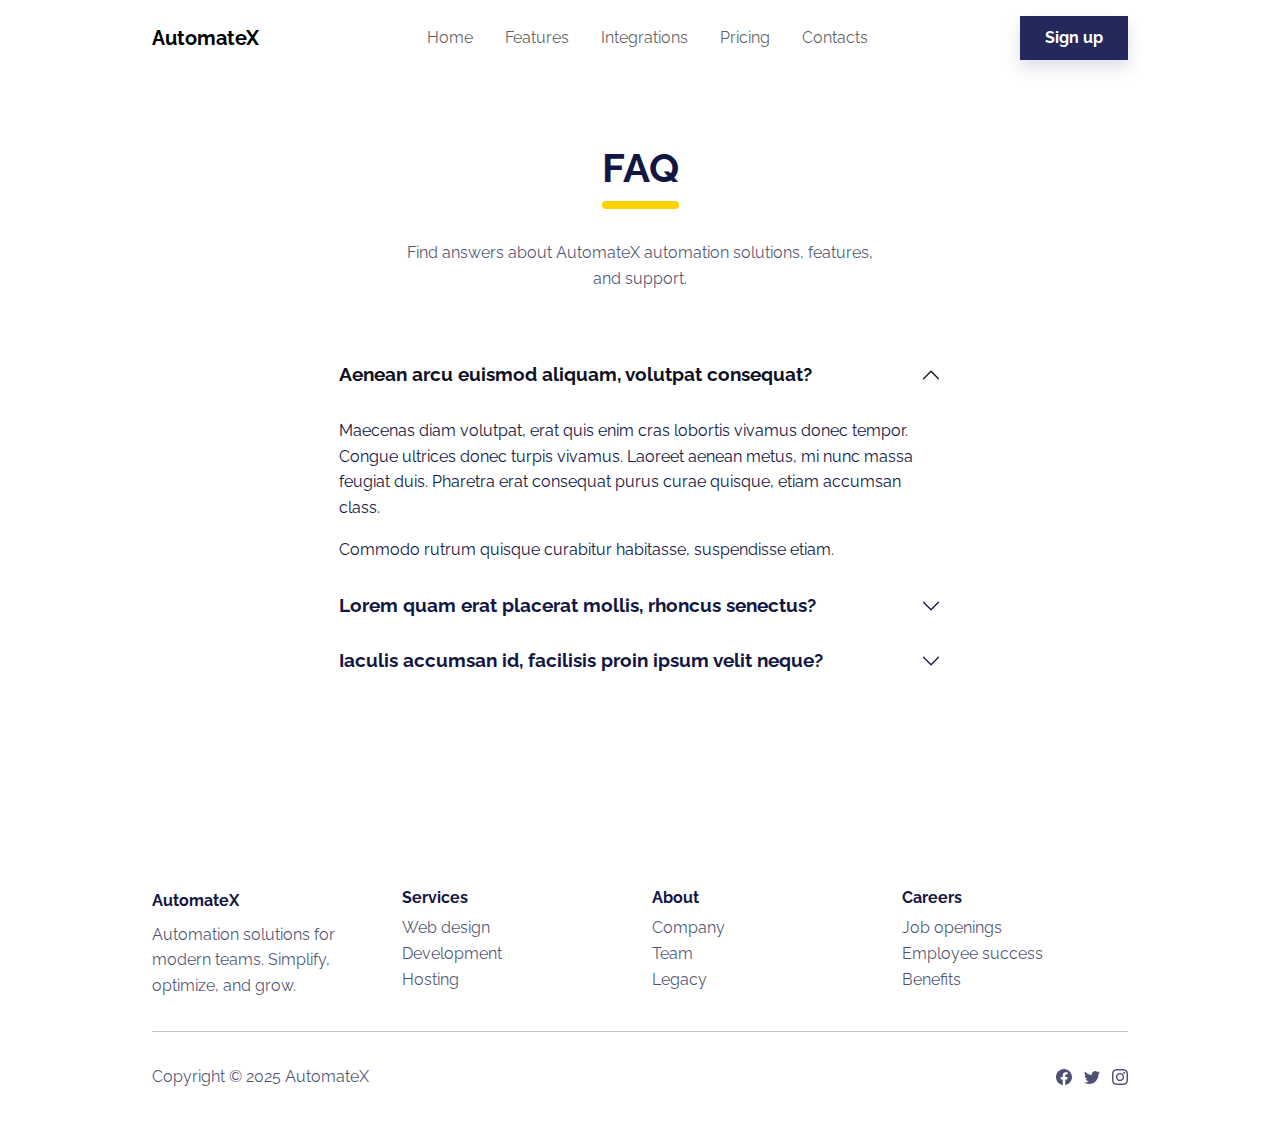
<file: faq.html>
<!DOCTYPE html>
<html data-bs-theme="light" lang="en">

<head>
    <meta charset="utf-8">
    <meta name="viewport" content="width=device-width, initial-scale=1.0, shrink-to-fit=no">
    <title>FAQ - AutomateX</title>
    <link rel="stylesheet" href="assets/bootstrap/css/bootstrap.min.css">
    <link rel="stylesheet" href="assets/css/Raleway.css">
    <link rel="stylesheet" href="assets/css/bss-overrides.css">
</head>

<body>
    <nav class="navbar navbar-expand-md fixed-top py-3 navbar-shrink" id="mainNav">
        <div class="container"><a class="navbar-brand d-flex align-items-center" href="/"><span>AutomateX</span></a><button data-bs-toggle="collapse" class="navbar-toggler" data-bs-target="#navcol-1"><span class="visually-hidden">Toggle navigation</span><span class="navbar-toggler-icon"></span></button>
            <div class="collapse navbar-collapse" id="navcol-1">
                <ul class="navbar-nav mx-auto">
                    <li class="nav-item"><a class="nav-link" href="/index.html">Home</a></li>
                    <li class="nav-item"><a class="nav-link" href="/features.html">Features</a></li>
                    <li class="nav-item"><a class="nav-link" href="/integrations.html">Integrations</a></li>
                    <li class="nav-item"><a class="nav-link" href="/pricing.html">Pricing</a></li>
                    <li class="nav-item"><a class="nav-link" href="/contacts.html">Contacts</a></li>
                </ul><a class="btn btn-primary shadow" role="button" href="signup.html">Sign up</a>
            </div>
        </div>
    </nav>
    <section class="my-5 py-5">
        <div class="container py-5">
            <div class="row mb-2">
                <div class="col-md-8 col-xl-6 text-center mx-auto">
                    <h2 class="display-6 fw-bold mb-5"><span class="pb-3 underline">FAQ<br></span></h2>
                    <p class="text-muted mb-5">Find answers about AutomateX automation solutions, features, and support.</p>
                </div>
            </div>
            <div class="row mb-2">
                <div class="col-md-8 mx-auto">
                    <div class="accordion text-muted" role="tablist" id="accordion-1">
                        <div class="accordion-item">
                            <h2 class="accordion-header" role="tab"><button class="accordion-button" type="button" data-bs-toggle="collapse" data-bs-target="#accordion-1 .item-1" aria-expanded="true" aria-controls="accordion-1 .item-1">Aenean arcu euismod aliquam, volutpat consequat?</button></h2>
                            <div class="accordion-collapse collapse show item-1" role="tabpanel" data-bs-parent="#accordion-1">
                                <div class="accordion-body">
                                    <p>Maecenas diam volutpat, erat quis enim cras lobortis vivamus donec tempor. Congue ultrices donec turpis vivamus. Laoreet aenean metus, mi nunc massa feugiat duis. Pharetra erat consequat purus curae quisque, etiam accumsan class.</p>
                                    <p class="mb-0">Commodo rutrum quisque curabitur habitasse, suspendisse etiam.</p>
                                </div>
                            </div>
                        </div>
                        <div class="accordion-item">
                            <h2 class="accordion-header" role="tab"><button class="accordion-button collapsed" type="button" data-bs-toggle="collapse" data-bs-target="#accordion-1 .item-2" aria-expanded="false" aria-controls="accordion-1 .item-2">Lorem quam erat placerat mollis, rhoncus senectus?</button></h2>
                            <div class="accordion-collapse collapse item-2" role="tabpanel" data-bs-parent="#accordion-1">
                                <div class="accordion-body">
                                    <p class="mb-0">Nullam id dolor id nibh ultricies vehicula ut id elit. Cras justo odio, dapibus ac facilisis in, egestas eget quam. Donec id elit non mi porta gravida at eget metus.</p>
                                </div>
                            </div>
                        </div>
                        <div class="accordion-item">
                            <h2 class="accordion-header" role="tab"><button class="accordion-button collapsed" type="button" data-bs-toggle="collapse" data-bs-target="#accordion-1 .item-3" aria-expanded="false" aria-controls="accordion-1 .item-3">Iaculis accumsan id, facilisis proin ipsum velit neque?</button></h2>
                            <div class="accordion-collapse collapse item-3" role="tabpanel" data-bs-parent="#accordion-1">
                                <div class="accordion-body">
                                    <p class="mb-0">Nullam id dolor id nibh ultricies vehicula ut id elit. Cras justo odio, dapibus ac facilisis in, egestas eget quam. Donec id elit non mi porta gravida at eget metus.</p>
                                </div>
                            </div>
                        </div>
                    </div>
                </div>
            </div>
        </div>
    </section>
    <footer>
        <div class="container py-4 py-lg-5">
            <div class="row row-cols-2 row-cols-md-4">
                <div class="col-12 col-md-3">
                    <div class="fw-bold d-flex align-items-center mb-2"><span>AutomateX</span></div>
                    <p class="text-muted">Automation solutions for modern teams. Simplify, optimize, and grow.</p>
                </div>
                <div class="col-sm-4 col-md-3 text-lg-start d-flex flex-column">
                    <h3 class="fs-6 fw-bold">Services</h3>
                    <ul class="list-unstyled">
                        <li><a href="#">Web design</a></li>
                        <li><a href="#">Development</a></li>
                        <li><a href="#">Hosting</a></li>
                    </ul>
                </div>
                <div class="col-sm-4 col-md-3 text-lg-start d-flex flex-column">
                    <h3 class="fs-6 fw-bold">About</h3>
                    <ul class="list-unstyled">
                        <li><a href="#">Company</a></li>
                        <li><a href="#">Team</a></li>
                        <li><a href="#">Legacy</a></li>
                    </ul>
                </div>
                <div class="col-sm-4 col-md-3 text-lg-start d-flex flex-column">
                    <h3 class="fs-6 fw-bold">Careers</h3>
                    <ul class="list-unstyled">
                        <li><a href="#">Job openings</a></li>
                        <li><a href="#">Employee success</a></li>
                        <li><a href="#">Benefits</a></li>
                    </ul>
                </div>
            </div>
            <hr>
            <div class="text-muted d-flex justify-content-between align-items-center pt-3">
                <p class="mb-0">Copyright © 2025 AutomateX</p>
                <ul class="list-inline mb-0">
                    <li class="list-inline-item"><svg xmlns="http://www.w3.org/2000/svg" width="1em" height="1em" fill="currentColor" viewBox="0 0 16 16" class="bi bi-facebook">
                            <path d="M16 8.049c0-4.446-3.582-8.05-8-8.05C3.58 0-.002 3.603-.002 8.05c0 4.017 2.926 7.347 6.75 7.951v-5.625h-2.03V8.05H6.75V6.275c0-2.017 1.195-3.131 3.022-3.131.876 0 1.791.157 1.791.157v1.98h-1.009c-.993 0-1.303.621-1.303 1.258v1.51h2.218l-.354 2.326H9.25V16c3.824-.604 6.75-3.934 6.75-7.951"></path>
                        </svg></li>
                    <li class="list-inline-item"><svg xmlns="http://www.w3.org/2000/svg" width="1em" height="1em" fill="currentColor" viewBox="0 0 16 16" class="bi bi-twitter">
                            <path d="M5.026 15c6.038 0 9.341-5.003 9.341-9.334 0-.14 0-.282-.006-.422A6.685 6.685 0 0 0 16 3.542a6.658 6.658 0 0 1-1.889.518 3.301 3.301 0 0 0 1.447-1.817 6.533 6.533 0 0 1-2.087.793A3.286 3.286 0 0 0 7.875 6.03a9.325 9.325 0 0 1-6.767-3.429 3.289 3.289 0 0 0 1.018 4.382A3.323 3.323 0 0 1 .64 6.575v.045a3.288 3.288 0 0 0 2.632 3.218 3.203 3.203 0 0 1-.865.115 3.23 3.23 0 0 1-.614-.057 3.283 3.283 0 0 0 3.067 2.277A6.588 6.588 0 0 1 .78 13.58a6.32 6.32 0 0 1-.78-.045A9.344 9.344 0 0 0 5.026 15"></path>
                        </svg></li>
                    <li class="list-inline-item"><svg xmlns="http://www.w3.org/2000/svg" width="1em" height="1em" fill="currentColor" viewBox="0 0 16 16" class="bi bi-instagram">
                            <path d="M8 0C5.829 0 5.556.01 4.703.048 3.85.088 3.269.222 2.76.42a3.917 3.917 0 0 0-1.417.923A3.927 3.927 0 0 0 .42 2.76C.222 3.268.087 3.85.048 4.7.01 5.555 0 5.827 0 8.001c0 2.172.01 2.444.048 3.297.04.852.174 1.433.372 1.942.205.526.478.972.923 1.417.444.445.89.719 1.416.923.51.198 1.09.333 1.942.372C5.555 15.99 5.827 16 8 16s2.444-.01 3.298-.048c.851-.04 1.434-.174 1.943-.372a3.916 3.916 0 0 0 1.416-.923c.445-.445.718-.891.923-1.417.197-.509.332-1.09.372-1.942C15.99 10.445 16 10.173 16 8s-.01-2.445-.048-3.299c-.04-.851-.175-1.433-.372-1.941a3.926 3.926 0 0 0-.923-1.417A3.911 3.911 0 0 0 13.24.42c-.51-.198-1.092-.333-1.943-.372C10.443.01 10.172 0 7.998 0h.003zm-.717 1.442h.718c2.136 0 2.389.007 3.232.046.78.035 1.204.166 1.486.275.373.145.64.319.92.599.28.28.453.546.598.92.11.281.24.705.275 1.485.039.843.047 1.096.047 3.231s-.008 2.389-.047 3.232c-.035.78-.166 1.203-.275 1.485a2.47 2.47 0 0 1-.599.919c-.28.28-.546.453-.92.598-.28.11-.704.24-1.485.276-.843.038-1.096.047-3.232.047s-2.39-.009-3.233-.047c-.78-.036-1.203-.166-1.485-.276a2.478 2.478 0 0 1-.92-.598 2.48 2.48 0 0 1-.6-.92c-.109-.281-.24-.705-.275-1.485-.038-.843-.046-1.096-.046-3.233 0-2.136.008-2.388.046-3.231.036-.78.166-1.204.276-1.486.145-.373.319-.64.599-.92.28-.28.546-.453.92-.598.282-.11.705-.24 1.485-.276.738-.034 1.024-.044 2.515-.045v.002zm4.988 1.328a.96.96 0 1 0 0 1.92.96.96 0 0 0 0-1.92zm-4.27 1.122a4.109 4.109 0 1 0 0 8.217 4.109 4.109 0 0 0 0-8.217zm0 1.441a2.667 2.667 0 1 1 0 5.334 2.667 2.667 0 0 1 0-5.334"></path>
                        </svg></li>
                </ul>
            </div>
        </div>
    </footer>
    <script src="assets/bootstrap/js/bootstrap.min.js"></script>
    <script src="assets/js/startup-modern.js"></script>
</body>

</html>
</file>
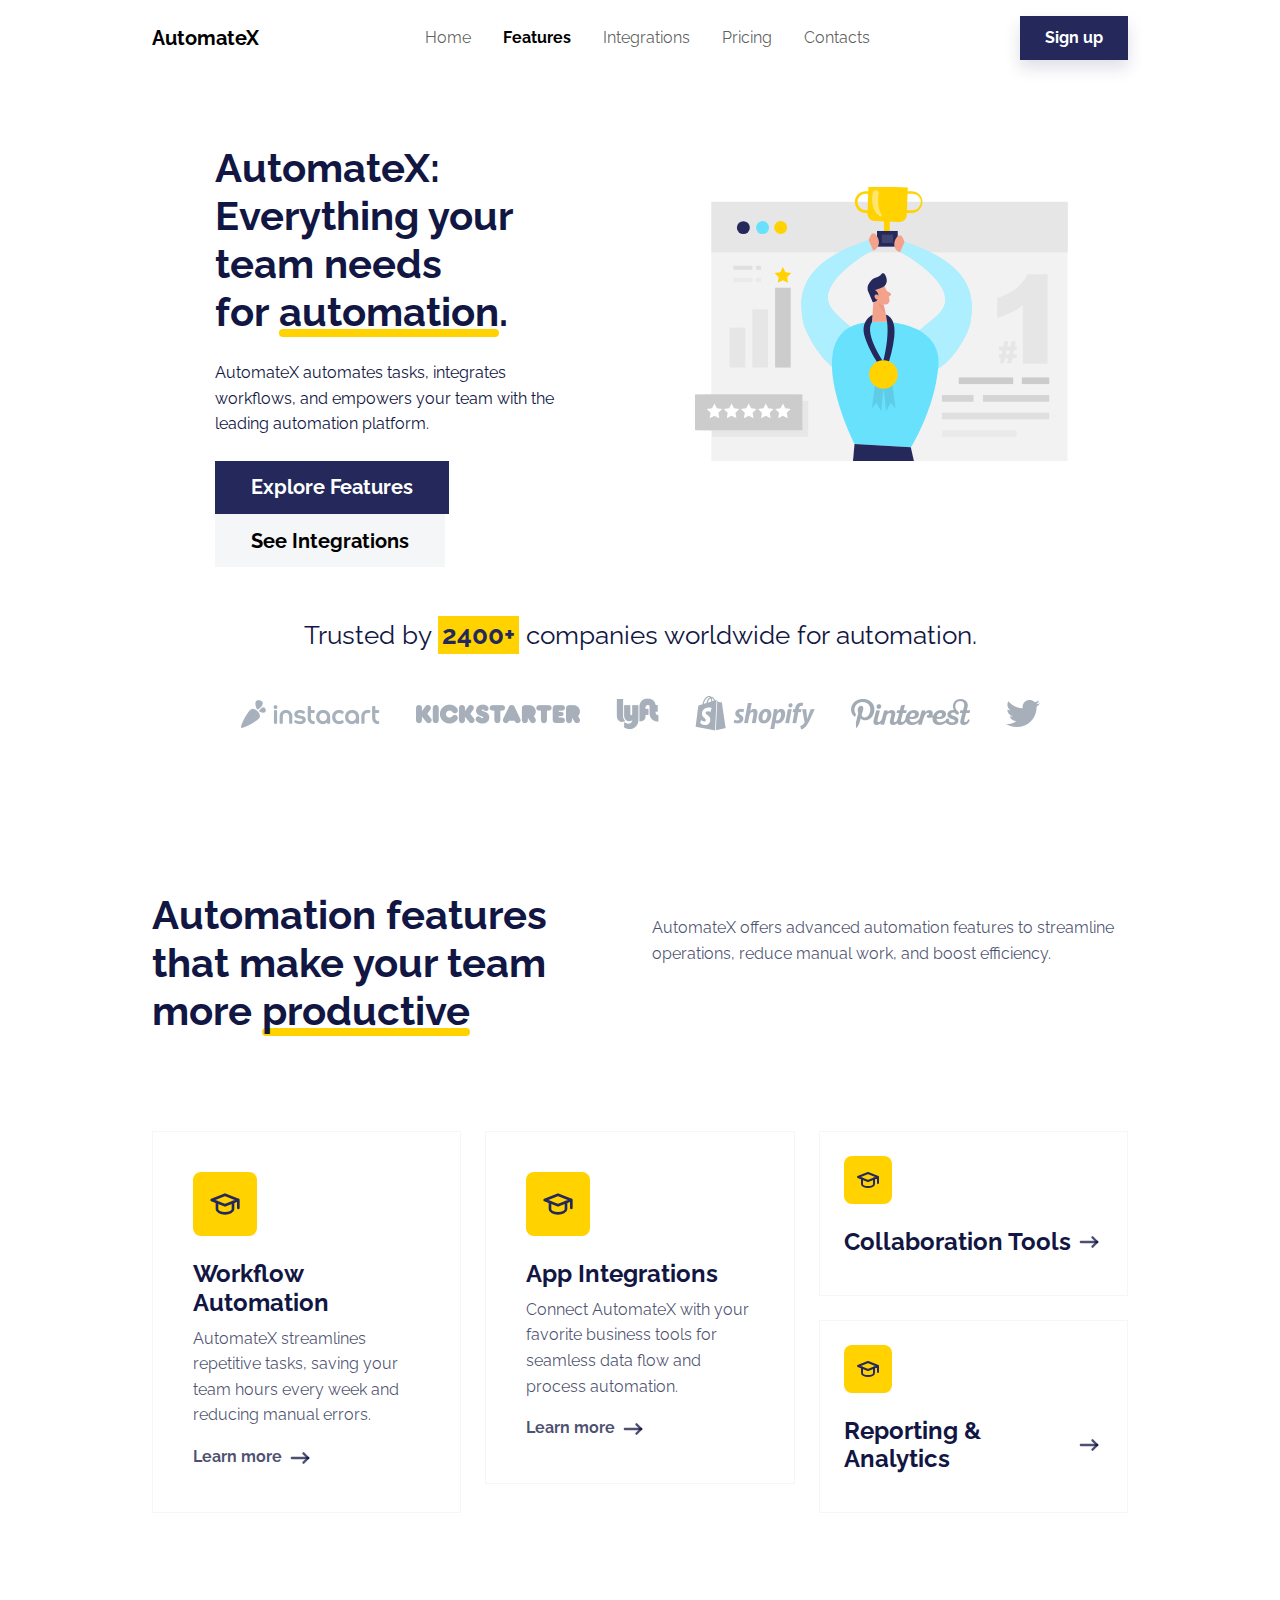
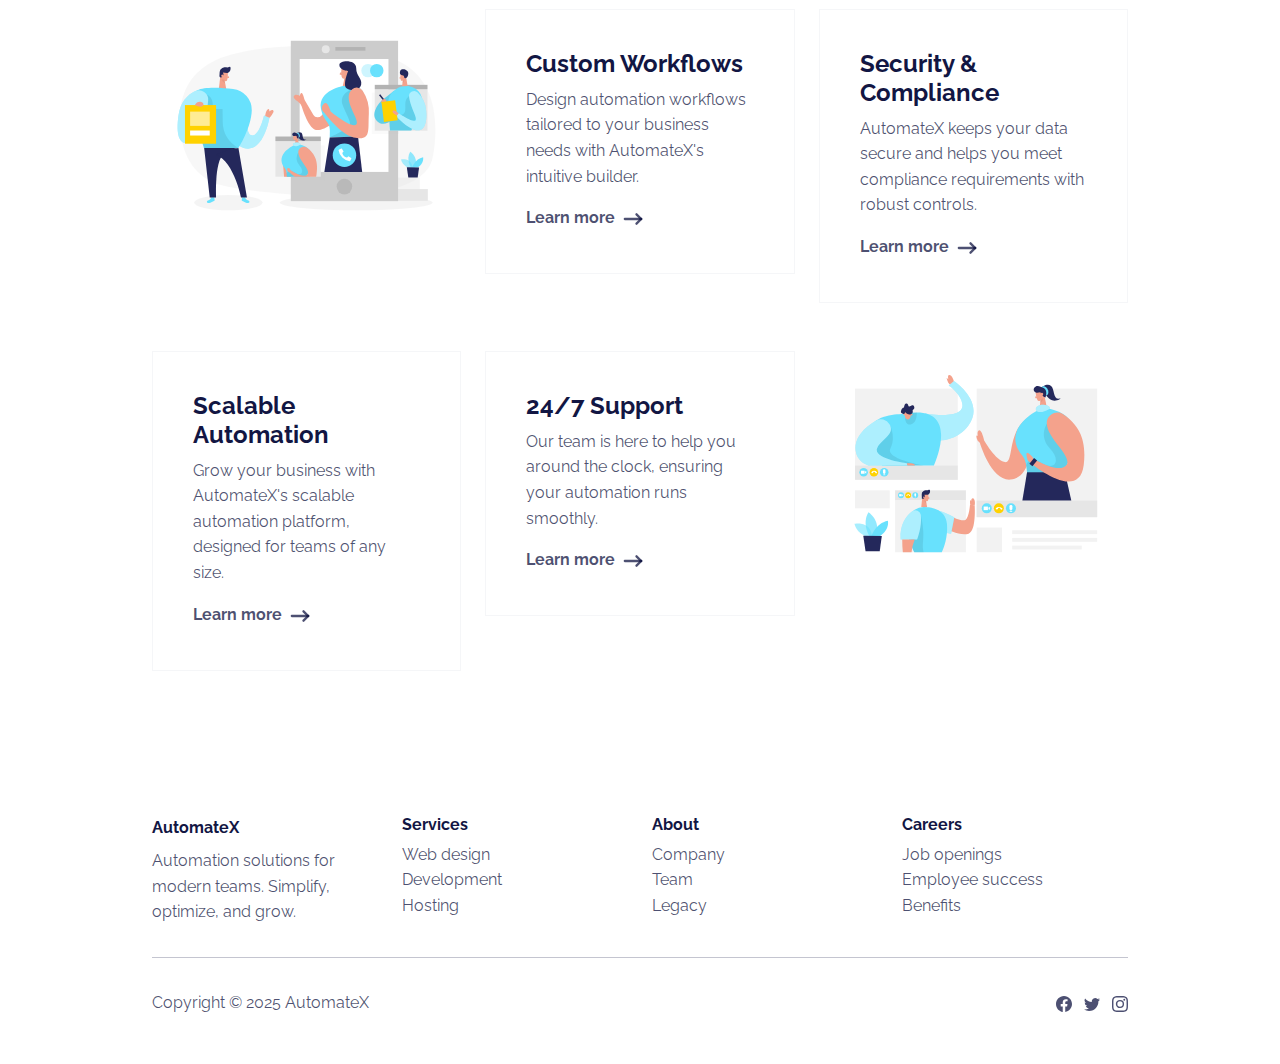
<file: features.html>
<!DOCTYPE html>
<html data-bs-theme="light" lang="en">

<head>
    <meta charset="utf-8">
    <meta name="viewport" content="width=device-width, initial-scale=1.0, shrink-to-fit=no">
    <title>Features - AutomateX</title>
    <link rel="stylesheet" href="assets/bootstrap/css/bootstrap.min.css">
    <link rel="stylesheet" href="assets/css/Raleway.css">
    <link rel="stylesheet" href="assets/css/bss-overrides.css">
</head>

<body>
    <nav class="navbar navbar-expand-md fixed-top py-3 navbar-shrink" id="mainNav">
        <div class="container"><a class="navbar-brand d-flex align-items-center" href="/"><span>AutomateX</span></a><button data-bs-toggle="collapse" class="navbar-toggler" data-bs-target="#navcol-1"><span class="visually-hidden">Toggle navigation</span><span class="navbar-toggler-icon"></span></button>
            <div class="collapse navbar-collapse" id="navcol-1">
                <ul class="navbar-nav mx-auto">
                    <li class="nav-item"><a class="nav-link" href="/index.html">Home</a></li>
                    <li class="nav-item"><a class="nav-link active" href="/features.html">Features</a></li>
                    <li class="nav-item"><a class="nav-link" href="/integrations.html">Integrations</a></li>
                    <li class="nav-item"><a class="nav-link" href="/pricing.html">Pricing</a></li>
                    <li class="nav-item"><a class="nav-link" href="/contacts.html">Contacts</a></li>
                </ul><a class="btn btn-primary shadow" role="button" href="signup.html">Sign up</a>
            </div>
        </div>
    </nav>
    <section class="mt-5 py-5">
        <div class="container py-4 py-xl-5">
            <div class="row gy-4 gy-md-0">
                <div class="col-md-6 text-center text-md-start d-flex d-sm-flex d-md-flex justify-content-center align-items-center justify-content-md-start align-items-md-center justify-content-xl-center">
                    <div style="max-width: 350px;">
                        <h1 class="display-6 fw-bold mb-4">AutomateX: Everything your team needs for&nbsp;<span class="underline">automation</span>.</h1>
                        <p class="my-4">AutomateX automates tasks, integrates workflows, and empowers your team with the leading automation platform.</p>
                        <a class="btn btn-primary btn-lg me-2" role="button" href="#">Explore Features</a>
                        <a class="btn btn-light btn-lg" role="button" href="#">See Integrations</a>
                    </div>
                </div>
                <div class="col-md-6">
                    <div><img class="rounded img-fluid w-100 fit-cover" style="min-height: 300px;" src="assets/img/illustrations/ranking.svg"></div>
                </div>
            </div>
            <div class="text-center mt-5">
                <p class="mb-4" style="font-size: 1.6rem;">Trusted by <span class="text-primary bg-warning p-1"><strong>2400+</strong></span>&nbsp;companies worldwide for automation.</p><a href="#"> <img class="m-3" src="assets/img/brands/instacart.png"></a><a href="#"> <img class="m-3" src="assets/img/brands/kickstarter.png"></a><a href="#"> <img class="m-3" src="assets/img/brands/lyft.png"></a><a href="#"> <img class="m-3" src="assets/img/brands/shopify.png"></a><a href="#"> <img class="m-3" src="assets/img/brands/pinterest.png"></a><a href="#"> <img class="m-3" src="assets/img/brands/twitter.png"></a>
            </div>
        </div>
    </section>
    <section>
        <div class="container py-4 py-xl-5">
            <div class="row mb-5">
                <div class="col-md-8 col-xl-6">
                    <h3 class="display-6 fw-bold mb-4 pb-4">Automation features that make your team more&nbsp;<span class="underline">productive</span></h3>
                </div>
                <div class="col-md-8 col-xl-6 pt-4">
                    <p class="text-muted">AutomateX offers advanced automation features to streamline operations, reduce manual work, and boost efficiency.</p>
                </div>
            </div>
            <div class="row gy-4 row-cols-1 row-cols-md-2 row-cols-xl-3">
                <div class="col">
                    <div class="card border-light border-1 d-flex justify-content-center p-4">
                        <div class="card-body">
                            <div>
                                <div class="bs-icon-lg bs-icon-rounded bs-icon-secondary d-flex flex-shrink-0 justify-content-center align-items-center mb-4 d-inline-block bs-icon"><svg xmlns="http://www.w3.org/2000/svg" width="1em" height="1em" viewBox="0 0 24 24" stroke-width="2" stroke="currentColor" fill="none" stroke-linecap="round" stroke-linejoin="round" class="icon icon-tabler icon-tabler-school">
                                        <path stroke="none" d="M0 0h24v24H0z" fill="none"></path>
                                        <path d="M22 9l-10 -4l-10 4l10 4l10 -4v6"></path>
                                        <path d="M6 10.6v5.4a6 3 0 0 0 12 0v-5.4"></path>
                                    </svg></div>
                                <h4 class="fw-bold">Workflow Automation</h4>
                                <p class="text-muted">AutomateX streamlines repetitive tasks, saving your team hours every week and reducing manual errors.</p>
                                <a class="fw-bold" href="#">Learn more&nbsp;<svg xmlns="http://www.w3.org/2000/svg" width="1em" height="1em" viewBox="0 0 24 24" stroke-width="2" stroke="currentColor" fill="none" stroke-linecap="round" stroke-linejoin="round" class="icon icon-tabler icon-tabler-arrow-narrow-right fs-3">
                                        <path stroke="none" d="M0 0h24v24H0z" fill="none"></path>
                                        <path d="M5 12l14 0"></path>
                                        <path d="M15 16l4 -4"></path>
                                        <path d="M15 8l4 4"></path>
                                    </svg></a>
                            </div>
                        </div>
                    </div>
                </div>
                <div class="col">
                    <div class="card border-light border-1 d-flex justify-content-center p-4">
                        <div class="card-body">
                            <div>
                                <div class="bs-icon-lg bs-icon-rounded bs-icon-secondary d-flex flex-shrink-0 justify-content-center align-items-center mb-4 d-inline-block bs-icon"><svg xmlns="http://www.w3.org/2000/svg" width="1em" height="1em" viewBox="0 0 24 24" stroke-width="2" stroke="currentColor" fill="none" stroke-linecap="round" stroke-linejoin="round" class="icon icon-tabler icon-tabler-school">
                                        <path stroke="none" d="M0 0h24v24H0z" fill="none"></path>
                                        <path d="M22 9l-10 -4l-10 4l10 4l10 -4v6"></path>
                                        <path d="M6 10.6v5.4a6 3 0 0 0 12 0v-5.4"></path>
                                    </svg></div>
                                <h4 class="fw-bold">App Integrations</h4>
                                <p class="text-muted">Connect AutomateX with your favorite business tools for seamless data flow and process automation.</p>
                                <a class="fw-bold" href="#">Learn more&nbsp;<svg xmlns="http://www.w3.org/2000/svg" width="1em" height="1em" viewBox="0 0 24 24" stroke-width="2" stroke="currentColor" fill="none" stroke-linecap="round" stroke-linejoin="round" class="icon icon-tabler icon-tabler-arrow-narrow-right fs-3">
                                        <path stroke="none" d="M0 0h24v24H0z" fill="none"></path>
                                        <path d="M5 12l14 0"></path>
                                        <path d="M15 16l4 -4"></path>
                                        <path d="M15 8l4 4"></path>
                                    </svg></a>
                            </div>
                        </div>
                    </div>
                </div>
                <div class="col d-flex justify-content-between flex-xl-column">
                    <div class="card border-light border-1 d-flex flex-grow-1 justify-content-center p-2 me-3 me-xl-0 mb-xl-4">
                        <div class="card-body">
                            <div class="bs-icon-md bs-icon-rounded bs-icon-secondary d-flex flex-shrink-0 justify-content-center align-items-center mb-4 d-inline-block bs-icon"><svg xmlns="http://www.w3.org/2000/svg" width="1em" height="1em" viewBox="0 0 24 24" stroke-width="2" stroke="currentColor" fill="none" stroke-linecap="round" stroke-linejoin="round" class="icon icon-tabler icon-tabler-school">
                                    <path stroke="none" d="M0 0h24v24H0z" fill="none"></path>
                                    <path d="M22 9l-10 -4l-10 4l10 4l10 -4v6"></path>
                                    <path d="M6 10.6v5.4a6 3 0 0 0 12 0v-5.4"></path>
                                </svg></div>
                            <div class="d-flex justify-content-between align-items-center">
                                <h4 class="fw-bold mb-0">Collaboration Tools</h4>
                                <a class="fw-bold" href="#"><svg xmlns="http://www.w3.org/2000/svg" width="1em" height="1em" viewBox="0 0 24 24" stroke-width="2" stroke="currentColor" fill="none" stroke-linecap="round" stroke-linejoin="round" class="icon icon-tabler icon-tabler-arrow-narrow-right fs-3">
                                        <path stroke="none" d="M0 0h24v24H0z" fill="none"></path>
                                        <path d="M5 12l14 0"></path>
                                        <path d="M15 16l4 -4"></path>
                                        <path d="M15 8l4 4"></path>
                                    </svg></a>
                            </div>
                        </div>
                    </div>
                    <div class="card border-light border-1 d-flex flex-grow-1 justify-content-center p-2">
                        <div class="card-body">
                            <div class="bs-icon-md bs-icon-rounded bs-icon-secondary d-flex flex-shrink-0 justify-content-center align-items-center mb-4 d-inline-block bs-icon"><svg xmlns="http://www.w3.org/2000/svg" width="1em" height="1em" viewBox="0 0 24 24" stroke-width="2" stroke="currentColor" fill="none" stroke-linecap="round" stroke-linejoin="round" class="icon icon-tabler icon-tabler-school">
                                    <path stroke="none" d="M0 0h24v24H0z" fill="none"></path>
                                    <path d="M22 9l-10 -4l-10 4l10 4l10 -4v6"></path>
                                    <path d="M6 10.6v5.4a6 3 0 0 0 12 0v-5.4"></path>
                                </svg></div>
                            <div class="d-flex justify-content-between align-items-center">
                                <h4 class="fw-bold mb-0">Reporting & Analytics</h4>
                                <a class="fw-bold" href="#"><svg xmlns="http://www.w3.org/2000/svg" width="1em" height="1em" viewBox="0 0 24 24" stroke-width="2" stroke="currentColor" fill="none" stroke-linecap="round" stroke-linejoin="round" class="icon icon-tabler icon-tabler-arrow-narrow-right fs-3">
                                        <path stroke="none" d="M0 0h24v24H0z" fill="none"></path>
                                        <path d="M5 12l14 0"></path>
                                        <path d="M15 16l4 -4"></path>
                                        <path d="M15 8l4 4"></path>
                                    </svg></a>
                            </div>
                        </div>
                    </div>
                </div>
            </div>
        </div>
    </section>
    <section class="py-5">
        <div class="container">
            <div class="row">
                <div class="col-md-4 mb-5"><img class="rounded img-fluid" src="assets/img/illustrations/presentation-2.svg"></div>
                <div class="col d-md-flex align-items-md-end align-items-lg-center mb-5">
                    <div class="row gy-4 row-cols-1 row-cols-md-2 flex-grow-1">
                        <div class="col">
                            <div class="card border-light border-1 d-flex justify-content-center p-4">
                                <div class="card-body">
                                    <div>
                                        <h4 class="fw-bold">Custom Workflows</h4>
                                        <p class="text-muted d-none d-xl-block">Design automation workflows tailored to your business needs with AutomateX's intuitive builder.</p>
                                        <a class="fw-bold" href="#">Learn more&nbsp;<svg xmlns="http://www.w3.org/2000/svg" width="1em" height="1em" viewBox="0 0 24 24" stroke-width="2" stroke="currentColor" fill="none" stroke-linecap="round" stroke-linejoin="round" class="icon icon-tabler icon-tabler-arrow-narrow-right fs-3">
                                                <path stroke="none" d="M0 0h24v24H0z" fill="none"></path>
                                                <path d="M5 12l14 0"></path>
                                                <path d="M15 16l4 -4"></path>
                                                <path d="M15 8l4 4"></path>
                                            </svg></a>
                                    </div>
                                </div>
                            </div>
                        </div>
                        <div class="col">
                            <div class="card border-light border-1 d-flex justify-content-center p-4">
                                <div class="card-body">
                                    <div>
                                        <h4 class="fw-bold">Security & Compliance</h4>
                                        <p class="text-muted d-none d-xl-block">AutomateX keeps your data secure and helps you meet compliance requirements with robust controls.</p>
                                        <a class="fw-bold" href="#">Learn more&nbsp;<svg xmlns="http://www.w3.org/2000/svg" width="1em" height="1em" viewBox="0 0 24 24" stroke-width="2" stroke="currentColor" fill="none" stroke-linecap="round" stroke-linejoin="round" class="icon icon-tabler icon-tabler-arrow-narrow-right fs-3">
                                                <path stroke="none" d="M0 0h24v24H0z" fill="none"></path>
                                                <path d="M5 12l14 0"></path>
                                                <path d="M15 16l4 -4"></path>
                                                <path d="M15 8l4 4"></path>
                                            </svg></a>
                                    </div>
                                </div>
                            </div>
                        </div>
                    </div>
                </div>
            </div>
            <div class="row">
                <div class="col d-md-flex align-items-md-end align-items-lg-center mb-5">
                    <div class="row gy-4 row-cols-1 row-cols-md-2 flex-grow-1">
                        <div class="col">
                            <div class="card border-light border-1 d-flex justify-content-center p-4">
                                <div class="card-body">
                                    <div>
                                        <h4 class="fw-bold">Scalable Automation</h4>
                                        <p class="text-muted d-none d-xl-block">Grow your business with AutomateX's scalable automation platform, designed for teams of any size.</p>
                                        <a class="fw-bold" href="#">Learn more&nbsp;<svg xmlns="http://www.w3.org/2000/svg" width="1em" height="1em" viewBox="0 0 24 24" stroke-width="2" stroke="currentColor" fill="none" stroke-linecap="round" stroke-linejoin="round" class="icon icon-tabler icon-tabler-arrow-narrow-right fs-3">
                                                <path stroke="none" d="M0 0h24v24H0z" fill="none"></path>
                                                <path d="M5 12l14 0"></path>
                                                <path d="M15 16l4 -4"></path>
                                                <path d="M15 8l4 4"></path>
                                            </svg></a>
                                    </div>
                                </div>
                            </div>
                        </div>
                        <div class="col">
                            <div class="card border-light border-1 d-flex justify-content-center p-4">
                                <div class="card-body">
                                    <div>
                                        <h4 class="fw-bold">24/7 Support</h4>
                                        <p class="text-muted d-none d-xl-block">Our team is here to help you around the clock, ensuring your automation runs smoothly.</p>
                                        <a class="fw-bold" href="#">Learn more&nbsp;<svg xmlns="http://www.w3.org/2000/svg" width="1em" height="1em" viewBox="0 0 24 24" stroke-width="2" stroke="currentColor" fill="none" stroke-linecap="round" stroke-linejoin="round" class="icon icon-tabler icon-tabler-arrow-narrow-right fs-3">
                                                <path stroke="none" d="M0 0h24v24H0z" fill="none"></path>
                                                <path d="M5 12l14 0"></path>
                                                <path d="M15 16l4 -4"></path>
                                                <path d="M15 8l4 4"></path>
                                            </svg></a>
                                    </div>
                                </div>
                            </div>
                        </div>
                    </div>
                </div>
                <div class="col-md-4 order-first order-md-last mb-5"><img class="rounded img-fluid" src="assets/img/illustrations/video-call.svg"></div>
            </div>
        </div>
    </section>
    <footer>
        <div class="container py-4 py-lg-5">
            <div class="row row-cols-2 row-cols-md-4">
                <div class="col-12 col-md-3">
                    <div class="fw-bold d-flex align-items-center mb-2"><span>AutomateX</span></div>
                    <p class="text-muted">Automation solutions for modern teams. Simplify, optimize, and grow.</p>
                </div>
                <div class="col-sm-4 col-md-3 text-lg-start d-flex flex-column">
                    <h3 class="fs-6 fw-bold">Services</h3>
                    <ul class="list-unstyled">
                        <li><a href="#">Web design</a></li>
                        <li><a href="#">Development</a></li>
                        <li><a href="#">Hosting</a></li>
                    </ul>
                </div>
                <div class="col-sm-4 col-md-3 text-lg-start d-flex flex-column">
                    <h3 class="fs-6 fw-bold">About</h3>
                    <ul class="list-unstyled">
                        <li><a href="#">Company</a></li>
                        <li><a href="#">Team</a></li>
                        <li><a href="#">Legacy</a></li>
                    </ul>
                </div>
                <div class="col-sm-4 col-md-3 text-lg-start d-flex flex-column">
                    <h3 class="fs-6 fw-bold">Careers</h3>
                    <ul class="list-unstyled">
                        <li><a href="#">Job openings</a></li>
                        <li><a href="#">Employee success</a></li>
                        <li><a href="#">Benefits</a></li>
                    </ul>
                </div>
            </div>
            <hr>
            <div class="text-muted d-flex justify-content-between align-items-center pt-3">
                <p class="mb-0">Copyright © 2025 AutomateX</p>
                <ul class="list-inline mb-0">
                    <li class="list-inline-item"><svg xmlns="http://www.w3.org/2000/svg" width="1em" height="1em" fill="currentColor" viewBox="0 0 16 16" class="bi bi-facebook">
                            <path d="M16 8.049c0-4.446-3.582-8.05-8-8.05C3.58 0-.002 3.603-.002 8.05c0 4.017 2.926 7.347 6.75 7.951v-5.625h-2.03V8.05H6.75V6.275c0-2.017 1.195-3.131 3.022-3.131.876 0 1.791.157 1.791.157v1.98h-1.009c-.993 0-1.303.621-1.303 1.258v1.51h2.218l-.354 2.326H9.25V16c3.824-.604 6.75-3.934 6.75-7.951"></path>
                        </svg></li>
                    <li class="list-inline-item"><svg xmlns="http://www.w3.org/2000/svg" width="1em" height="1em" fill="currentColor" viewBox="0 0 16 16" class="bi bi-twitter">
                            <path d="M5.026 15c6.038 0 9.341-5.003 9.341-9.334 0-.14 0-.282-.006-.422A6.685 6.685 0 0 0 16 3.542a6.658 6.658 0 0 1-1.889.518 3.301 3.301 0 0 0 1.447-1.817 6.533 6.533 0 0 1-2.087.793A3.286 3.286 0 0 0 7.875 6.03a9.325 9.325 0 0 1-6.767-3.429 3.289 3.289 0 0 0 1.018 4.382A3.323 3.323 0 0 1 .64 6.575v.045a3.288 3.288 0 0 0 2.632 3.218 3.203 3.203 0 0 1-.865.115 3.23 3.23 0 0 1-.614-.057 3.283 3.283 0 0 0 3.067 2.277A6.588 6.588 0 0 1 .78 13.58a6.32 6.32 0 0 1-.78-.045A9.344 9.344 0 0 0 5.026 15"></path>
                        </svg></li>
                    <li class="list-inline-item"><svg xmlns="http://www.w3.org/2000/svg" width="1em" height="1em" fill="currentColor" viewBox="0 0 16 16" class="bi bi-instagram">
                            <path d="M8 0C5.829 0 5.556.01 4.703.048 3.85.088 3.269.222 2.76.42a3.917 3.917 0 0 0-1.417.923A3.927 3.927 0 0 0 .42 2.76C.222 3.268.087 3.85.048 4.7.01 5.555 0 5.827 0 8.001c0 2.172.01 2.444.048 3.297.04.852.174 1.433.372 1.942.205.526.478.972.923 1.417.444.445.89.719 1.416.923.51.198 1.09.333 1.942.372C5.555 15.99 5.827 16 8 16s2.444-.01 3.298-.048c.851-.04 1.434-.174 1.943-.372a3.916 3.916 0 0 0 1.416-.923c.445-.445.718-.891.923-1.417.197-.509.332-1.09.372-1.942C15.99 10.445 16 10.173 16 8s-.01-2.445-.048-3.299c-.04-.851-.175-1.433-.372-1.941a3.926 3.926 0 0 0-.923-1.417A3.911 3.911 0 0 0 13.24.42c-.51-.198-1.092-.333-1.943-.372C10.443.01 10.172 0 7.998 0h.003zm-.717 1.442h.718c2.136 0 2.389.007 3.232.046.78.035 1.204.166 1.486.275.373.145.64.319.92.599.28.28.453.546.598.92.11.281.24.705.275 1.485.039.843.047 1.096.047 3.231s-.008 2.389-.047 3.232c-.035.78-.166 1.203-.275 1.485a2.47 2.47 0 0 1-.599.919c-.28.28-.546.453-.92.598-.28.11-.704.24-1.485.276-.843.038-1.096.047-3.232.047s-2.39-.009-3.233-.047c-.78-.036-1.203-.166-1.485-.276a2.478 2.478 0 0 1-.92-.598 2.48 2.48 0 0 1-.6-.92c-.109-.281-.24-.705-.275-1.485-.038-.843-.046-1.096-.046-3.233 0-2.136.008-2.388.046-3.231.036-.78.166-1.204.276-1.486.145-.373.319-.64.599-.92.28-.28.546-.453.92-.598.282-.11.705-.24 1.485-.276.738-.034 1.024-.044 2.515-.045v.002zm4.988 1.328a.96.96 0 1 0 0 1.92.96.96 0 0 0 0-1.92zm-4.27 1.122a4.109 4.109 0 1 0 0 8.217 4.109 4.109 0 0 0 0-8.217zm0 1.441a2.667 2.667 0 1 1 0 5.334 2.667 2.667 0 0 1 0-5.334"></path>
                        </svg></li>
                </ul>
            </div>
        </div>
    </footer>
    <script src="assets/bootstrap/js/bootstrap.min.js"></script>
    <script src="assets/js/startup-modern.js"></script>
</body>

</html>
</file>
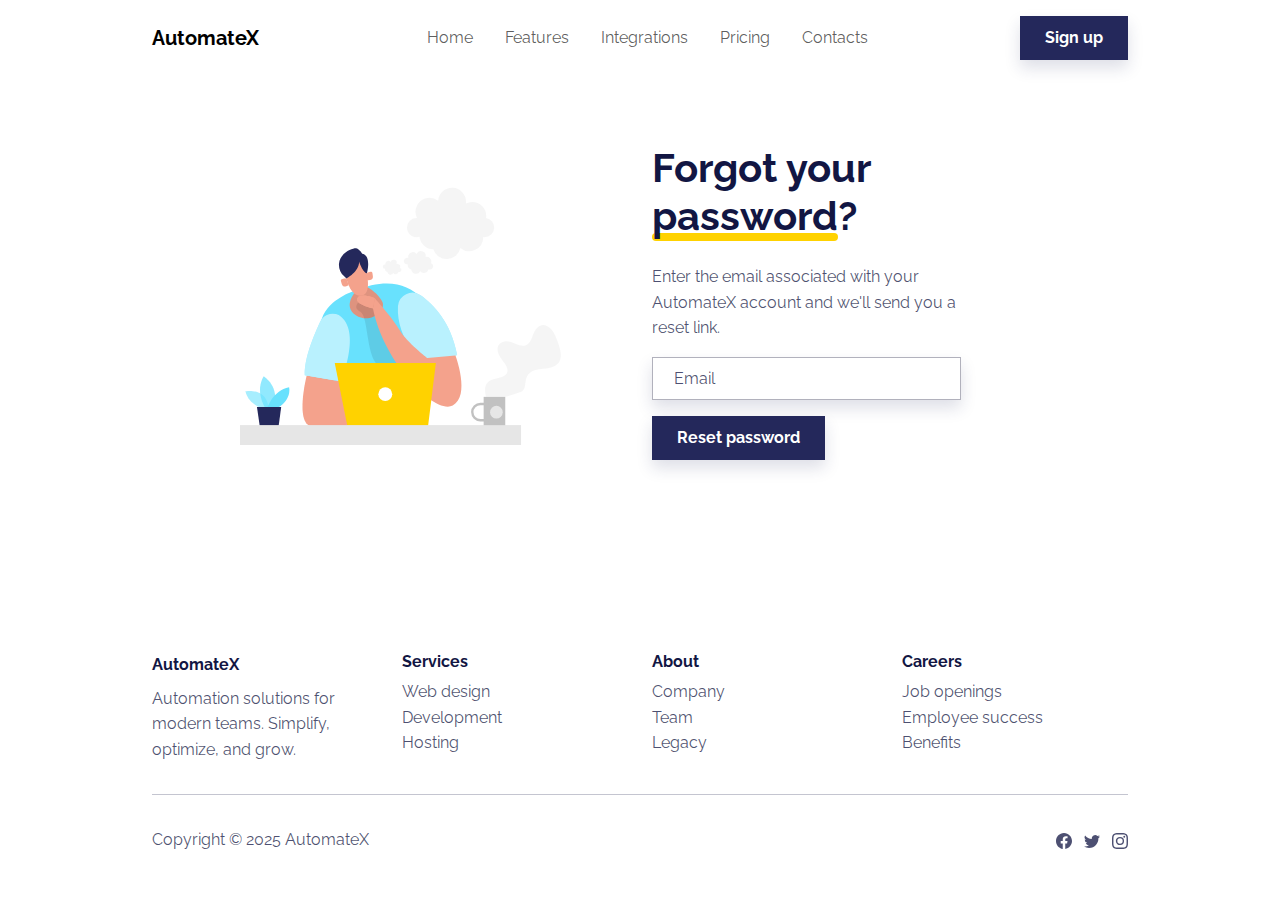
<file: forgotten-password.html>
<!DOCTYPE html>
<html data-bs-theme="light" lang="en">

<head>
    <meta charset="utf-8">
    <meta name="viewport" content="width=device-width, initial-scale=1.0, shrink-to-fit=no">
    <title>Forgotten Password - AutomateX</title>
    <link rel="stylesheet" href="assets/bootstrap/css/bootstrap.min.css">
    <link rel="stylesheet" href="assets/css/Raleway.css">
    <link rel="stylesheet" href="assets/css/bss-overrides.css">
</head>

<body>
    <nav class="navbar navbar-expand-md fixed-top py-3 navbar-shrink" id="mainNav">
        <div class="container"><a class="navbar-brand d-flex align-items-center" href="/"><span>AutomateX</span></a><button data-bs-toggle="collapse" class="navbar-toggler" data-bs-target="#navcol-1"><span class="visually-hidden">Toggle navigation</span><span class="navbar-toggler-icon"></span></button>
            <div class="collapse navbar-collapse" id="navcol-1">
                <ul class="navbar-nav mx-auto">
                    <li class="nav-item"><a class="nav-link" href="/index.html">Home</a></li>
                    <li class="nav-item"><a class="nav-link" href="/features.html">Features</a></li>
                    <li class="nav-item"><a class="nav-link" href="/integrations.html">Integrations</a></li>
                    <li class="nav-item"><a class="nav-link" href="/pricing.html">Pricing</a></li>
                    <li class="nav-item"><a class="nav-link" href="/contacts.html">Contacts</a></li>
                </ul><a class="btn btn-primary shadow" role="button" href="signup.html">Sign up</a>
            </div>
        </div>
    </nav>
    <section class="mt-5 py-4 py-md-5">
        <div class="container py-md-5">
            <div class="row d-flex align-items-center">
                <div class="col-md-6 text-center"><img class="img-fluid w-100" src="assets/img/illustrations/desk.svg"></div>
                <div class="col-md-5 col-xl-4 text-center text-md-start">
                    <h2 class="display-6 fw-bold mb-4">Forgot your <span class="underline">password</span>?</h2>
                    <p class="text-muted">Enter the email associated with your AutomateX account and we'll send you a reset link.</p>
                    <form method="post" data-bs-theme="light">
                        <div class="mb-3"><input class="shadow form-control" type="email" name="email" placeholder="Email"></div>
                        <div class="mb-5"><button class="btn btn-primary shadow" type="submit">Reset password</button></div>
                    </form>
                </div>
            </div>
        </div>
    </section>
    <footer>
        <div class="container py-4 py-lg-5">
            <div class="row row-cols-2 row-cols-md-4">
                <div class="col-12 col-md-3">
                    <div class="fw-bold d-flex align-items-center mb-2"><span>AutomateX</span></div>
                    <p class="text-muted">Automation solutions for modern teams. Simplify, optimize, and grow.</p>
                </div>
                <div class="col-sm-4 col-md-3 text-lg-start d-flex flex-column">
                    <h3 class="fs-6 fw-bold">Services</h3>
                    <ul class="list-unstyled">
                        <li><a href="#">Web design</a></li>
                        <li><a href="#">Development</a></li>
                        <li><a href="#">Hosting</a></li>
                    </ul>
                </div>
                <div class="col-sm-4 col-md-3 text-lg-start d-flex flex-column">
                    <h3 class="fs-6 fw-bold">About</h3>
                    <ul class="list-unstyled">
                        <li><a href="#">Company</a></li>
                        <li><a href="#">Team</a></li>
                        <li><a href="#">Legacy</a></li>
                    </ul>
                </div>
                <div class="col-sm-4 col-md-3 text-lg-start d-flex flex-column">
                    <h3 class="fs-6 fw-bold">Careers</h3>
                    <ul class="list-unstyled">
                        <li><a href="#">Job openings</a></li>
                        <li><a href="#">Employee success</a></li>
                        <li><a href="#">Benefits</a></li>
                    </ul>
                </div>
            </div>
            <hr>
            <div class="text-muted d-flex justify-content-between align-items-center pt-3">
                <p class="mb-0">Copyright © 2025 AutomateX</p>
                <ul class="list-inline mb-0">
                    <li class="list-inline-item"><svg xmlns="http://www.w3.org/2000/svg" width="1em" height="1em" fill="currentColor" viewBox="0 0 16 16" class="bi bi-facebook">
                            <path d="M16 8.049c0-4.446-3.582-8.05-8-8.05C3.58 0-.002 3.603-.002 8.05c0 4.017 2.926 7.347 6.75 7.951v-5.625h-2.03V8.05H6.75V6.275c0-2.017 1.195-3.131 3.022-3.131.876 0 1.791.157 1.791.157v1.98h-1.009c-.993 0-1.303.621-1.303 1.258v1.51h2.218l-.354 2.326H9.25V16c3.824-.604 6.75-3.934 6.75-7.951"></path>
                        </svg></li>
                    <li class="list-inline-item"><svg xmlns="http://www.w3.org/2000/svg" width="1em" height="1em" fill="currentColor" viewBox="0 0 16 16" class="bi bi-twitter">
                            <path d="M5.026 15c6.038 0 9.341-5.003 9.341-9.334 0-.14 0-.282-.006-.422A6.685 6.685 0 0 0 16 3.542a6.658 6.658 0 0 1-1.889.518 3.301 3.301 0 0 0 1.447-1.817 6.533 6.533 0 0 1-2.087.793A3.286 3.286 0 0 0 7.875 6.03a9.325 9.325 0 0 1-6.767-3.429 3.289 3.289 0 0 0 1.018 4.382A3.323 3.323 0 0 1 .64 6.575v.045a3.288 3.288 0 0 0 2.632 3.218 3.203 3.203 0 0 1-.865.115 3.23 3.23 0 0 1-.614-.057 3.283 3.283 0 0 0 3.067 2.277A6.588 6.588 0 0 1 .78 13.58a6.32 6.32 0 0 1-.78-.045A9.344 9.344 0 0 0 5.026 15"></path>
                        </svg></li>
                    <li class="list-inline-item"><svg xmlns="http://www.w3.org/2000/svg" width="1em" height="1em" fill="currentColor" viewBox="0 0 16 16" class="bi bi-instagram">
                            <path d="M8 0C5.829 0 5.556.01 4.703.048 3.85.088 3.269.222 2.76.42a3.917 3.917 0 0 0-1.417.923A3.927 3.927 0 0 0 .42 2.76C.222 3.268.087 3.85.048 4.7.01 5.555 0 5.827 0 8.001c0 2.172.01 2.444.048 3.297.04.852.174 1.433.372 1.942.205.526.478.972.923 1.417.444.445.89.719 1.416.923.51.198 1.09.333 1.942.372C5.555 15.99 5.827 16 8 16s2.444-.01 3.298-.048c.851-.04 1.434-.174 1.943-.372a3.916 3.916 0 0 0 1.416-.923c.445-.445.718-.891.923-1.417.197-.509.332-1.09.372-1.942C15.99 10.445 16 10.173 16 8s-.01-2.445-.048-3.299c-.04-.851-.175-1.433-.372-1.941a3.926 3.926 0 0 0-.923-1.417A3.911 3.911 0 0 0 13.24.42c-.51-.198-1.092-.333-1.943-.372C10.443.01 10.172 0 7.998 0h.003zm-.717 1.442h.718c2.136 0 2.389.007 3.232.046.78.035 1.204.166 1.486.275.373.145.64.319.92.599.28.28.453.546.598.92.11.281.24.705.275 1.485.039.843.047 1.096.047 3.231s-.008 2.389-.047 3.232c-.035.78-.166 1.203-.275 1.485a2.47 2.47 0 0 1-.599.919c-.28.28-.546.453-.92.598-.28.11-.704.24-1.485.276-.843.038-1.096.047-3.232.047s-2.39-.009-3.233-.047c-.78-.036-1.203-.166-1.485-.276a2.478 2.478 0 0 1-.92-.598 2.48 2.48 0 0 1-.6-.92c-.109-.281-.24-.705-.275-1.485-.038-.843-.046-1.096-.046-3.233 0-2.136.008-2.388.046-3.231.036-.78.166-1.204.276-1.486.145-.373.319-.64.599-.92.28-.28.546-.453.92-.598.282-.11.705-.24 1.485-.276.738-.034 1.024-.044 2.515-.045v.002zm4.988 1.328a.96.96 0 1 0 0 1.92.96.96 0 0 0 0-1.92zm-4.27 1.122a4.109 4.109 0 1 0 0 8.217 4.109 4.109 0 0 0 0-8.217zm0 1.441a2.667 2.667 0 1 1 0 5.334 2.667 2.667 0 0 1 0-5.334"></path>
                        </svg></li>
                </ul>
            </div>
        </div>
    </footer>
    <script src="assets/bootstrap/js/bootstrap.min.js"></script>
    <script src="assets/js/startup-modern.js"></script>
</body>

</html>
</file>
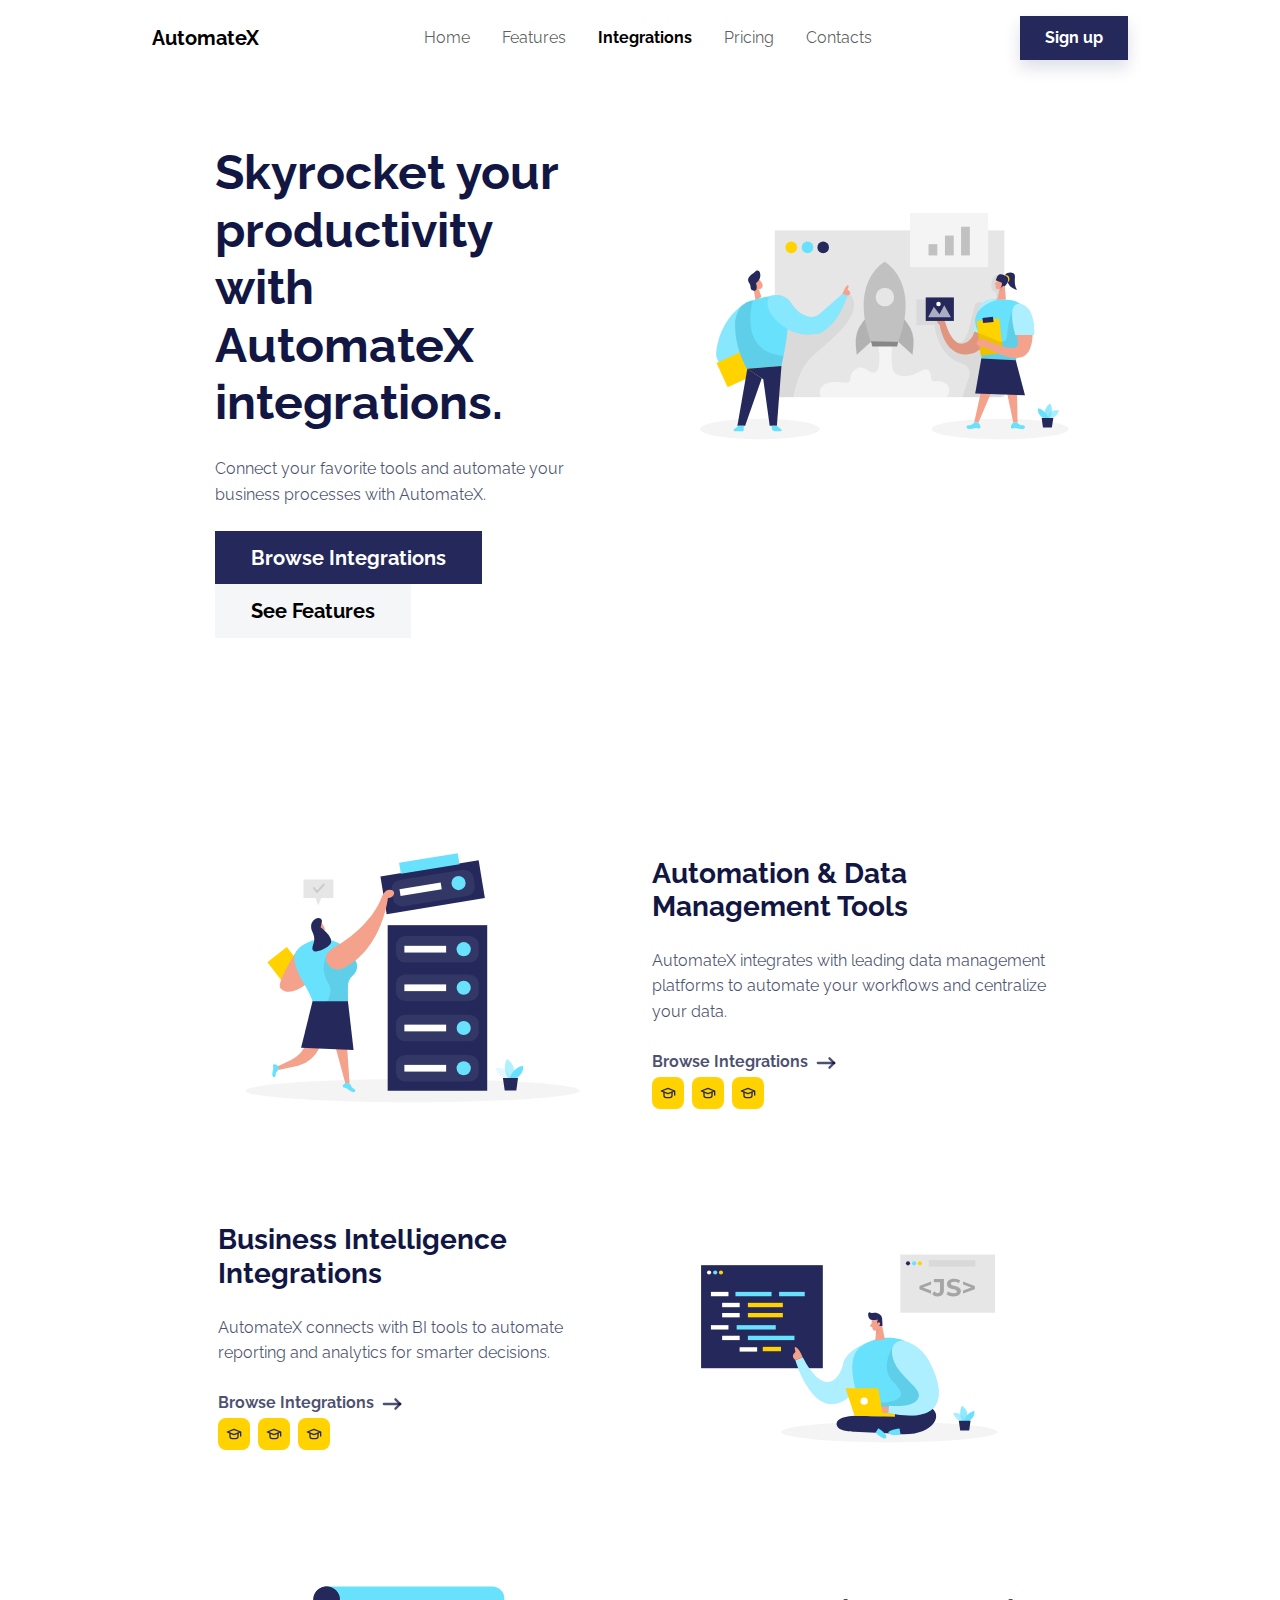
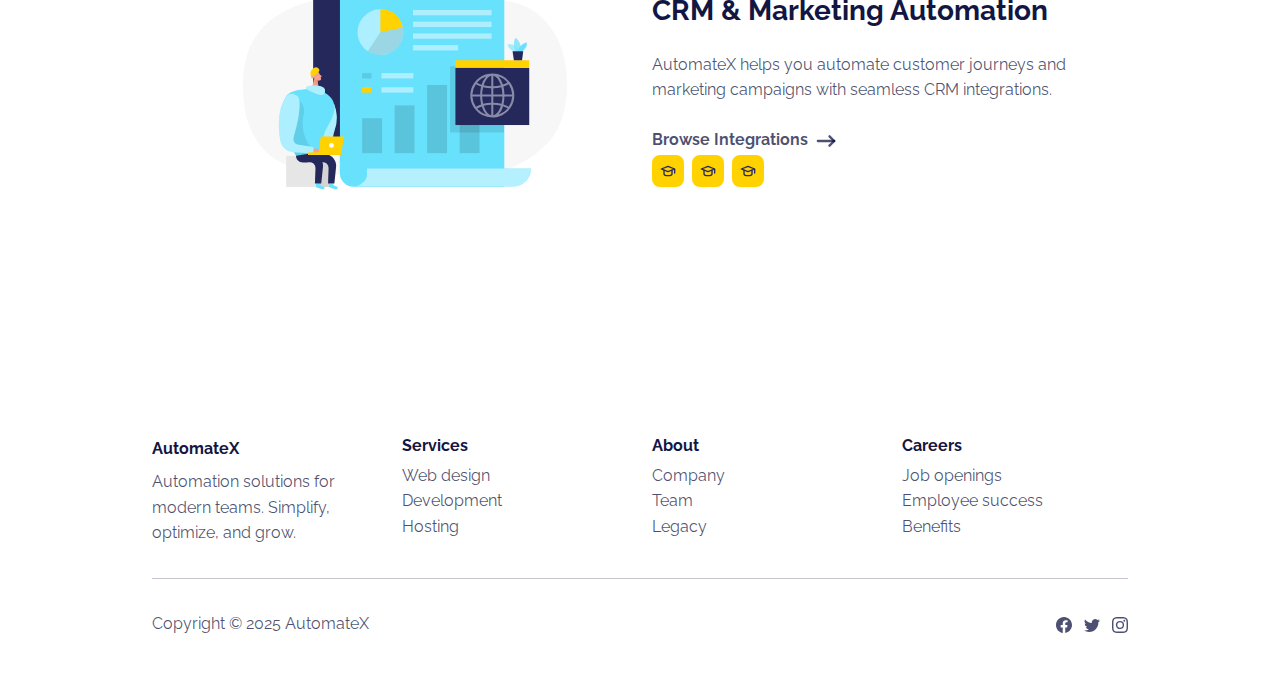
<file: integrations.html>
<!DOCTYPE html>
<html data-bs-theme="light" lang="en">

<head>
    <meta charset="utf-8">
    <meta name="viewport" content="width=device-width, initial-scale=1.0, shrink-to-fit=no">
    <title>Integrations - AutomateX</title>
    <link rel="stylesheet" href="assets/bootstrap/css/bootstrap.min.css">
    <link rel="stylesheet" href="assets/css/Raleway.css">
    <link rel="stylesheet" href="assets/css/bss-overrides.css">
</head>

<body>
    <nav class="navbar navbar-expand-md fixed-top py-3 navbar-shrink" id="mainNav">
        <div class="container"><a class="navbar-brand d-flex align-items-center" href="/"><span>AutomateX</span></a><button data-bs-toggle="collapse" class="navbar-toggler" data-bs-target="#navcol-1"><span class="visually-hidden">Toggle navigation</span><span class="navbar-toggler-icon"></span></button>
            <div class="collapse navbar-collapse" id="navcol-1">
                <ul class="navbar-nav mx-auto">
                    <li class="nav-item"><a class="nav-link" href="/index.html">Home</a></li>
                    <li class="nav-item"><a class="nav-link" href="/features.html">Features</a></li>
                    <li class="nav-item"><a class="nav-link active" href="/integrations.html">Integrations</a></li>
                    <li class="nav-item"><a class="nav-link" href="/pricing.html">Pricing</a></li>
                    <li class="nav-item"><a class="nav-link" href="/contacts.html">Contacts</a></li>
                </ul><a class="btn btn-primary shadow" role="button" href="signup.html">Sign up</a>
            </div>
        </div>
    </nav>
    <section class="mt-5 py-5">
        <div class="container py-4 py-xl-5">
            <div class="row gy-4 gy-md-0">
                <div class="col-md-6 text-center text-md-start d-flex d-sm-flex d-md-flex justify-content-center align-items-center justify-content-md-start align-items-md-center justify-content-xl-center">
                    <div style="max-width: 350px;">
                        <h1 class="display-5 fw-bold mb-4">Skyrocket your productivity with AutomateX integrations.</h1>
                        <p class="text-muted my-4">Connect your favorite tools and automate your business processes with AutomateX.</p>
                        <a class="btn btn-primary btn-lg me-2" role="button" href="#">Browse Integrations</a>
                        <a class="btn btn-light btn-lg" role="button" href="#">See Features</a>
                    </div>
                </div>
                <div class="col-md-6">
                    <div><img class="rounded img-fluid w-100 fit-cover" style="min-height: 300px;" src="assets/img/illustrations/startup.svg"></div>
                </div>
            </div>
        </div>
    </section>
    <section class="py-5">
        <div class="container py-5">
            <div class="row row-cols-1 row-cols-md-2 mx-auto" style="max-width: 900px;">
                <div class="col mb-5"><img class="rounded img-fluid" src="assets/img/illustrations/data-management.svg"></div>
                <div class="col d-md-flex align-items-md-end align-items-lg-center mb-5">
                    <div>
                        <h5 class="fs-3 fw-bold mb-4">Automation & Data Management Tools</h5>
                        <p class="text-muted mb-4">AutomateX integrates with leading data management platforms to automate your workflows and centralize your data.</p>
                        <a class="fw-bold mb-3" href="#">Browse Integrations&nbsp;<svg xmlns="http://www.w3.org/2000/svg" width="1em" height="1em" viewBox="0 0 24 24" stroke-width="2" stroke="currentColor" fill="none" stroke-linecap="round" stroke-linejoin="round" class="icon icon-tabler icon-tabler-arrow-narrow-right fs-3">
                                <path stroke="none" d="M0 0h24v24H0z" fill="none"></path>
                                <path d="M5 12l14 0"></path>
                                <path d="M15 16l4 -4"></path>
                                <path d="M15 8l4 4"></path>
                            </svg></a>
                        <div class="d-flex">
                            <div class="bs-icon-sm bs-icon-rounded bs-icon-secondary d-flex flex-shrink-0 justify-content-center align-items-center me-2 d-inline-block bs-icon"><svg xmlns="http://www.w3.org/2000/svg" width="1em" height="1em" viewBox="0 0 24 24" stroke-width="2" stroke="currentColor" fill="none" stroke-linecap="round" stroke-linejoin="round" class="icon icon-tabler icon-tabler-school">
                                    <path stroke="none" d="M0 0h24v24H0z" fill="none"></path>
                                    <path d="M22 9l-10 -4l-10 4l10 4l10 -4v6"></path>
                                    <path d="M6 10.6v5.4a6 3 0 0 0 12 0v-5.4"></path>
                                </svg></div>
                            <div class="bs-icon-sm bs-icon-rounded bs-icon-secondary d-flex flex-shrink-0 justify-content-center align-items-center me-2 d-inline-block bs-icon"><svg xmlns="http://www.w3.org/2000/svg" width="1em" height="1em" viewBox="0 0 24 24" stroke-width="2" stroke="currentColor" fill="none" stroke-linecap="round" stroke-linejoin="round" class="icon icon-tabler icon-tabler-school">
                                    <path stroke="none" d="M0 0h24v24H0z" fill="none"></path>
                                    <path d="M22 9l-10 -4l-10 4l10 4l10 -4v6"></path>
                                    <path d="M6 10.6v5.4a6 3 0 0 0 12 0v-5.4"></path>
                                </svg></div>
                            <div class="bs-icon-sm bs-icon-rounded bs-icon-secondary d-flex flex-shrink-0 justify-content-center align-items-center me-2 d-inline-block bs-icon"><svg xmlns="http://www.w3.org/2000/svg" width="1em" height="1em" viewBox="0 0 24 24" stroke-width="2" stroke="currentColor" fill="none" stroke-linecap="round" stroke-linejoin="round" class="icon icon-tabler icon-tabler-school">
                                    <path stroke="none" d="M0 0h24v24H0z" fill="none"></path>
                                    <path d="M22 9l-10 -4l-10 4l10 4l10 -4v6"></path>
                                    <path d="M6 10.6v5.4a6 3 0 0 0 12 0v-5.4"></path>
                                </svg></div>
                        </div>
                    </div>
                </div>
            </div>
            <div class="row row-cols-1 row-cols-md-2 mx-auto" style="max-width: 900px;">
                <div class="col order-md-last mb-5"><img class="rounded img-fluid" src="assets/img/illustrations/javascript.svg"></div>
                <div class="col d-md-flex align-items-md-end align-items-lg-center mb-5">
                    <div class="ms-md-3">
                        <h5 class="fs-3 fw-bold mb-4">Business Intelligence Integrations</h5>
                        <p class="text-muted mb-4">AutomateX connects with BI tools to automate reporting and analytics for smarter decisions.</p>
                        <a class="fw-bold" href="#">Browse Integrations&nbsp;<svg xmlns="http://www.w3.org/2000/svg" width="1em" height="1em" viewBox="0 0 24 24" stroke-width="2" stroke="currentColor" fill="none" stroke-linecap="round" stroke-linejoin="round" class="icon icon-tabler icon-tabler-arrow-narrow-right fs-3">
                                <path stroke="none" d="M0 0h24v24H0z" fill="none"></path>
                                <path d="M5 12l14 0"></path>
                                <path d="M15 16l4 -4"></path>
                                <path d="M15 8l4 4"></path>
                            </svg></a>
                        <div class="d-flex">
                            <div class="bs-icon-sm bs-icon-rounded bs-icon-secondary d-flex flex-shrink-0 justify-content-center align-items-center me-2 d-inline-block bs-icon"><svg xmlns="http://www.w3.org/2000/svg" width="1em" height="1em" viewBox="0 0 24 24" stroke-width="2" stroke="currentColor" fill="none" stroke-linecap="round" stroke-linejoin="round" class="icon icon-tabler icon-tabler-school">
                                    <path stroke="none" d="M0 0h24v24H0z" fill="none"></path>
                                    <path d="M22 9l-10 -4l-10 4l10 4l10 -4v6"></path>
                                    <path d="M6 10.6v5.4a6 3 0 0 0 12 0v-5.4"></path>
                                </svg></div>
                            <div class="bs-icon-sm bs-icon-rounded bs-icon-secondary d-flex flex-shrink-0 justify-content-center align-items-center me-2 d-inline-block bs-icon"><svg xmlns="http://www.w3.org/2000/svg" width="1em" height="1em" viewBox="0 0 24 24" stroke-width="2" stroke="currentColor" fill="none" stroke-linecap="round" stroke-linejoin="round" class="icon icon-tabler icon-tabler-school">
                                    <path stroke="none" d="M0 0h24v24H0z" fill="none"></path>
                                    <path d="M22 9l-10 -4l-10 4l10 4l10 -4v6"></path>
                                    <path d="M6 10.6v5.4a6 3 0 0 0 12 0v-5.4"></path>
                                </svg></div>
                            <div class="bs-icon-sm bs-icon-rounded bs-icon-secondary d-flex flex-shrink-0 justify-content-center align-items-center me-2 d-inline-block bs-icon"><svg xmlns="http://www.w3.org/2000/svg" width="1em" height="1em" viewBox="0 0 24 24" stroke-width="2" stroke="currentColor" fill="none" stroke-linecap="round" stroke-linejoin="round" class="icon icon-tabler icon-tabler-school">
                                    <path stroke="none" d="M0 0h24v24H0z" fill="none"></path>
                                    <path d="M22 9l-10 -4l-10 4l10 4l10 -4v6"></path>
                                    <path d="M6 10.6v5.4a6 3 0 0 0 12 0v-5.4"></path>
                                </svg></div>
                        </div>
                    </div>
                </div>
            </div>
            <div class="row row-cols-1 row-cols-md-2 mx-auto" style="max-width: 900px;">
                <div class="col mb-5"><img class="rounded img-fluid" src="assets/img/illustrations/report.svg"></div>
                <div class="col d-md-flex align-items-md-end align-items-lg-center mb-5">
                    <div>
                        <h5 class="fs-3 fw-bold mb-4">CRM & Marketing Automation</h5>
                        <p class="text-muted mb-4">AutomateX helps you automate customer journeys and marketing campaigns with seamless CRM integrations.</p>
                        <a class="fw-bold" href="#">Browse Integrations&nbsp;<svg xmlns="http://www.w3.org/2000/svg" width="1em" height="1em" viewBox="0 0 24 24" stroke-width="2" stroke="currentColor" fill="none" stroke-linecap="round" stroke-linejoin="round" class="icon icon-tabler icon-tabler-arrow-narrow-right fs-3">
                                <path stroke="none" d="M0 0h24v24H0z" fill="none"></path>
                                <path d="M5 12l14 0"></path>
                                <path d="M15 16l4 -4"></path>
                                <path d="M15 8l4 4"></path>
                            </svg></a>
                        <div class="d-flex">
                            <div class="bs-icon-sm bs-icon-rounded bs-icon-secondary d-flex flex-shrink-0 justify-content-center align-items-center me-2 d-inline-block bs-icon"><svg xmlns="http://www.w3.org/2000/svg" width="1em" height="1em" viewBox="0 0 24 24" stroke-width="2" stroke="currentColor" fill="none" stroke-linecap="round" stroke-linejoin="round" class="icon icon-tabler icon-tabler-school">
                                    <path stroke="none" d="M0 0h24v24H0z" fill="none"></path>
                                    <path d="M22 9l-10 -4l-10 4l10 4l10 -4v6"></path>
                                    <path d="M6 10.6v5.4a6 3 0 0 0 12 0v-5.4"></path>
                                </svg></div>
                            <div class="bs-icon-sm bs-icon-rounded bs-icon-secondary d-flex flex-shrink-0 justify-content-center align-items-center me-2 d-inline-block bs-icon"><svg xmlns="http://www.w3.org/2000/svg" width="1em" height="1em" viewBox="0 0 24 24" stroke-width="2" stroke="currentColor" fill="none" stroke-linecap="round" stroke-linejoin="round" class="icon icon-tabler icon-tabler-school">
                                    <path stroke="none" d="M0 0h24v24H0z" fill="none"></path>
                                    <path d="M22 9l-10 -4l-10 4l10 4l10 -4v6"></path>
                                    <path d="M6 10.6v5.4a6 3 0 0 0 12 0v-5.4"></path>
                                </svg></div>
                            <div class="bs-icon-sm bs-icon-rounded bs-icon-secondary d-flex flex-shrink-0 justify-content-center align-items-center me-2 d-inline-block bs-icon"><svg xmlns="http://www.w3.org/2000/svg" width="1em" height="1em" viewBox="0 0 24 24" stroke-width="2" stroke="currentColor" fill="none" stroke-linecap="round" stroke-linejoin="round" class="icon icon-tabler icon-tabler-school">
                                    <path stroke="none" d="M0 0h24v24H0z" fill="none"></path>
                                    <path d="M22 9l-10 -4l-10 4l10 4l10 -4v6"></path>
                                    <path d="M6 10.6v5.4a6 3 0 0 0 12 0v-5.4"></path>
                                </svg></div>
                        </div>
                    </div>
                </div>
            </div>
        </div>
    </section>
    <footer>
        <div class="container py-4 py-lg-5">
            <div class="row row-cols-2 row-cols-md-4">
                <div class="col-12 col-md-3">
                    <div class="fw-bold d-flex align-items-center mb-2"><span>AutomateX</span></div>
                    <p class="text-muted">Automation solutions for modern teams. Simplify, optimize, and grow.</p>
                </div>
                <div class="col-sm-4 col-md-3 text-lg-start d-flex flex-column">
                    <h3 class="fs-6 fw-bold">Services</h3>
                    <ul class="list-unstyled">
                        <li><a href="#">Web design</a></li>
                        <li><a href="#">Development</a></li>
                        <li><a href="#">Hosting</a></li>
                    </ul>
                </div>
                <div class="col-sm-4 col-md-3 text-lg-start d-flex flex-column">
                    <h3 class="fs-6 fw-bold">About</h3>
                    <ul class="list-unstyled">
                        <li><a href="#">Company</a></li>
                        <li><a href="#">Team</a></li>
                        <li><a href="#">Legacy</a></li>
                    </ul>
                </div>
                <div class="col-sm-4 col-md-3 text-lg-start d-flex flex-column">
                    <h3 class="fs-6 fw-bold">Careers</h3>
                    <ul class="list-unstyled">
                        <li><a href="#">Job openings</a></li>
                        <li><a href="#">Employee success</a></li>
                        <li><a href="#">Benefits</a></li>
                    </ul>
                </div>
            </div>
            <hr>
            <div class="text-muted d-flex justify-content-between align-items-center pt-3">
                <p class="mb-0">Copyright © 2025 AutomateX</p>
                <ul class="list-inline mb-0">
                    <li class="list-inline-item"><svg xmlns="http://www.w3.org/2000/svg" width="1em" height="1em" fill="currentColor" viewBox="0 0 16 16" class="bi bi-facebook">
                            <path d="M16 8.049c0-4.446-3.582-8.05-8-8.05C3.58 0-.002 3.603-.002 8.05c0 4.017 2.926 7.347 6.75 7.951v-5.625h-2.03V8.05H6.75V6.275c0-2.017 1.195-3.131 3.022-3.131.876 0 1.791.157 1.791.157v1.98h-1.009c-.993 0-1.303.621-1.303 1.258v1.51h2.218l-.354 2.326H9.25V16c3.824-.604 6.75-3.934 6.75-7.951"></path>
                        </svg></li>
                    <li class="list-inline-item"><svg xmlns="http://www.w3.org/2000/svg" width="1em" height="1em" fill="currentColor" viewBox="0 0 16 16" class="bi bi-twitter">
                            <path d="M5.026 15c6.038 0 9.341-5.003 9.341-9.334 0-.14 0-.282-.006-.422A6.685 6.685 0 0 0 16 3.542a6.658 6.658 0 0 1-1.889.518 3.301 3.301 0 0 0 1.447-1.817 6.533 6.533 0 0 1-2.087.793A3.286 3.286 0 0 0 7.875 6.03a9.325 9.325 0 0 1-6.767-3.429 3.289 3.289 0 0 0 1.018 4.382A3.323 3.323 0 0 1 .64 6.575v.045a3.288 3.288 0 0 0 2.632 3.218 3.203 3.203 0 0 1-.865.115 3.23 3.23 0 0 1-.614-.057 3.283 3.283 0 0 0 3.067 2.277A6.588 6.588 0 0 1 .78 13.58a6.32 6.32 0 0 1-.78-.045A9.344 9.344 0 0 0 5.026 15"></path>
                        </svg></li>
                    <li class="list-inline-item"><svg xmlns="http://www.w3.org/2000/svg" width="1em" height="1em" fill="currentColor" viewBox="0 0 16 16" class="bi bi-instagram">
                            <path d="M8 0C5.829 0 5.556.01 4.703.048 3.85.088 3.269.222 2.76.42a3.917 3.917 0 0 0-1.417.923A3.927 3.927 0 0 0 .42 2.76C.222 3.268.087 3.85.048 4.7.01 5.555 0 5.827 0 8.001c0 2.172.01 2.444.048 3.297.04.852.174 1.433.372 1.942.205.526.478.972.923 1.417.444.445.89.719 1.416.923.51.198 1.09.333 1.942.372C5.555 15.99 5.827 16 8 16s2.444-.01 3.298-.048c.851-.04 1.434-.174 1.943-.372a3.916 3.916 0 0 0 1.416-.923c.445-.445.718-.891.923-1.417.197-.509.332-1.09.372-1.942C15.99 10.445 16 10.173 16 8s-.01-2.445-.048-3.299c-.04-.851-.175-1.433-.372-1.941a3.926 3.926 0 0 0-.923-1.417A3.911 3.911 0 0 0 13.24.42c-.51-.198-1.092-.333-1.943-.372C10.443.01 10.172 0 7.998 0h.003zm-.717 1.442h.718c2.136 0 2.389.007 3.232.046.78.035 1.204.166 1.486.275.373.145.64.319.92.599.28.28.453.546.598.92.11.281.24.705.275 1.485.039.843.047 1.096.047 3.231s-.008 2.389-.047 3.232c-.035.78-.166 1.203-.275 1.485a2.47 2.47 0 0 1-.599.919c-.28.28-.546.453-.92.598-.28.11-.704.24-1.485.276-.843.038-1.096.047-3.232.047s-2.39-.009-3.233-.047c-.78-.036-1.203-.166-1.485-.276a2.478 2.478 0 0 1-.92-.598 2.48 2.48 0 0 1-.6-.92c-.109-.281-.24-.705-.275-1.485-.038-.843-.046-1.096-.046-3.233 0-2.136.008-2.388.046-3.231.036-.78.166-1.204.276-1.486.145-.373.319-.64.599-.92.28-.28.546-.453.92-.598.282-.11.705-.24 1.485-.276.738-.034 1.024-.044 2.515-.045v.002zm4.988 1.328a.96.96 0 1 0 0 1.92.96.96 0 0 0 0-1.92zm-4.27 1.122a4.109 4.109 0 1 0 0 8.217 4.109 4.109 0 0 0 0-8.217zm0 1.441a2.667 2.667 0 1 1 0 5.334 2.667 2.667 0 0 1 0-5.334"></path>
                        </svg></li>
                </ul>
            </div>
        </div>
    </footer>
    <script src="assets/bootstrap/js/bootstrap.min.js"></script>
    <script src="assets/js/startup-modern.js"></script>
</body>

</html>
</file>
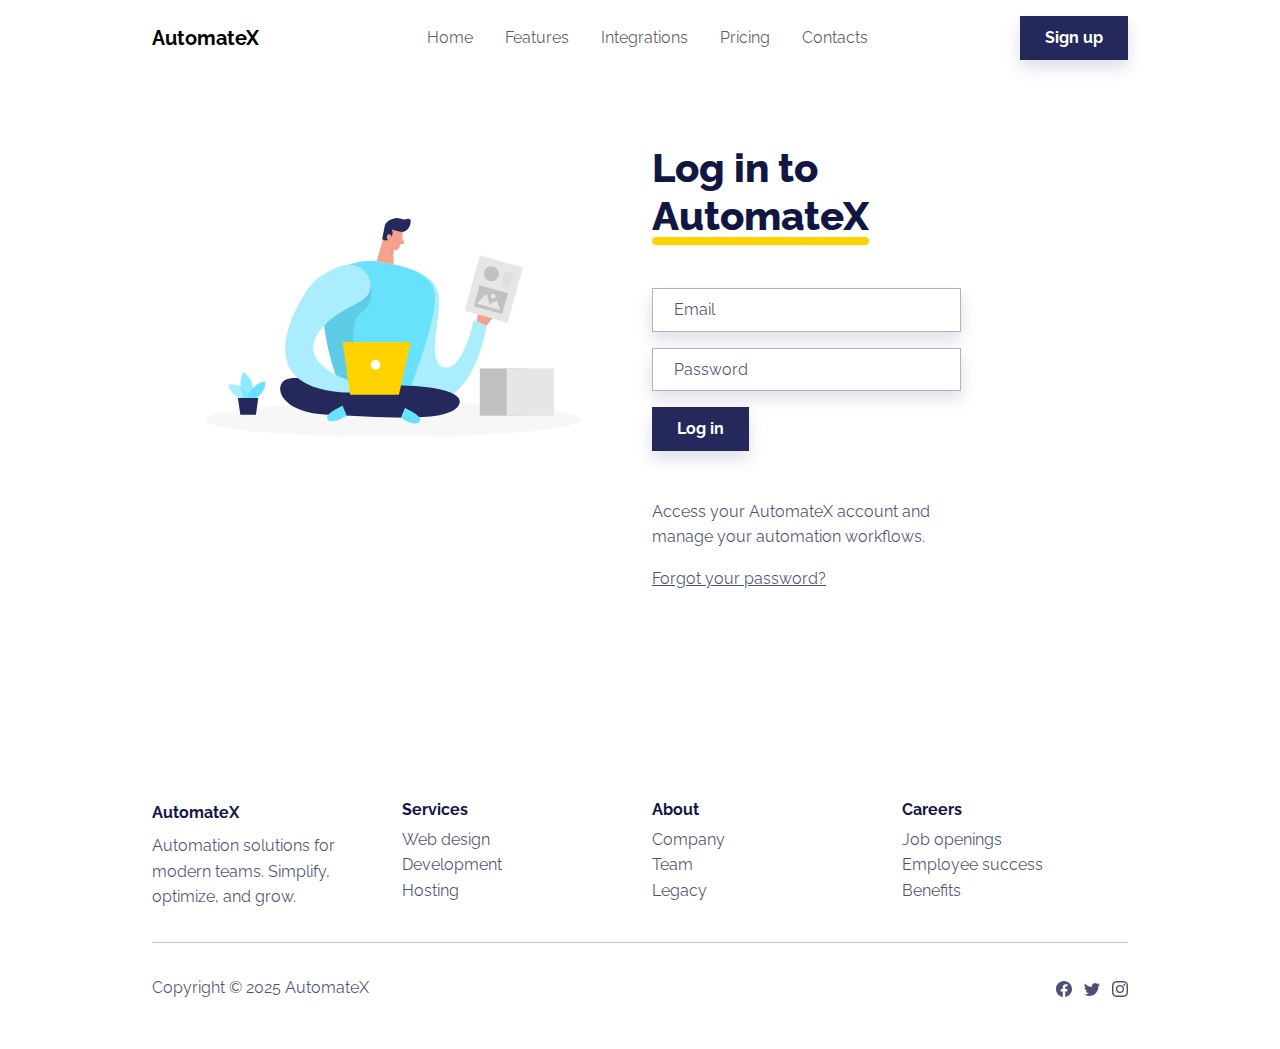
<file: login.html>
<!DOCTYPE html>
<html data-bs-theme="light" lang="en">

<head>
    <meta charset="utf-8">
    <meta name="viewport" content="width=device-width, initial-scale=1.0, shrink-to-fit=no">
    <title>Log in - AutomateX</title>
    <link rel="stylesheet" href="assets/bootstrap/css/bootstrap.min.css">
    <link rel="stylesheet" href="assets/css/Raleway.css">
    <link rel="stylesheet" href="assets/css/bss-overrides.css">
</head>

<body>
    <nav class="navbar navbar-expand-md fixed-top py-3 navbar-shrink" id="mainNav">
        <div class="container"><a class="navbar-brand d-flex align-items-center" href="index.html"><span>AutomateX</span></a><button data-bs-toggle="collapse" class="navbar-toggler" data-bs-target="#navcol-1"><span class="visually-hidden">Toggle navigation</span><span class="navbar-toggler-icon"></span></button>
            <div class="collapse navbar-collapse" id="navcol-1">
                <ul class="navbar-nav mx-auto">
                    <li class="nav-item"><a class="nav-link" href="index.html">Home</a></li>
                    <li class="nav-item"><a class="nav-link" href="features.html">Features</a></li>
                    <li class="nav-item"><a class="nav-link" href="integrations.html">Integrations</a></li>
                    <li class="nav-item"><a class="nav-link" href="pricing.html">Pricing</a></li>
                    <li class="nav-item"><a class="nav-link" href="contacts.html">Contacts</a></li>
                </ul><a class="btn btn-primary shadow" role="button" href="signup.html">Sign up</a>
            </div>
        </div>
    </nav>
    <section class="my-5 py-4 py-md-5">
        <div class="container py-md-5">
            <div class="row">
                <div class="col-md-6 text-center"><img class="img-fluid w-100" src="assets/img/illustrations/login.svg"></div>
                <div class="col-md-5 col-xl-4 text-center text-md-start">
                    <h2 class="display-6 fw-bold mb-5"><span class="pb-1 underline"><strong>Log in to AutomateX</strong><br></span></h2>
                    <form method="post" data-bs-theme="light">
                        <div class="mb-3"><input class="shadow form-control" type="email" name="email" placeholder="Email"></div>
                        <div class="mb-3"><input class="shadow form-control" type="password" name="password" placeholder="Password"></div>
                        <div class="mb-5"><button class="btn btn-primary shadow" type="submit">Log in</button></div>
                    </form>
                    <p class="text-muted">Access your AutomateX account and manage your automation workflows.</p>
                    <p class="text-muted"><a href="forgotten-password.html">Forgot your password?</a></p>
                </div>
            </div>
        </div>
    </section>
    <footer>
        <div class="container py-4 py-lg-5">
            <div class="row row-cols-2 row-cols-md-4">
                <div class="col-12 col-md-3">
                    <div class="fw-bold d-flex align-items-center mb-2"><span>AutomateX</span></div>
                    <p class="text-muted">Automation solutions for modern teams. Simplify, optimize, and grow.</p>
                </div>
                <div class="col-sm-4 col-md-3 text-lg-start d-flex flex-column">
                    <h3 class="fs-6 fw-bold">Services</h3>
                    <ul class="list-unstyled">
                        <li><a href="#">Web design</a></li>
                        <li><a href="#">Development</a></li>
                        <li><a href="#">Hosting</a></li>
                    </ul>
                </div>
                <div class="col-sm-4 col-md-3 text-lg-start d-flex flex-column">
                    <h3 class="fs-6 fw-bold">About</h3>
                    <ul class="list-unstyled">
                        <li><a href="#">Company</a></li>
                        <li><a href="#">Team</a></li>
                        <li><a href="#">Legacy</a></li>
                    </ul>
                </div>
                <div class="col-sm-4 col-md-3 text-lg-start d-flex flex-column">
                    <h3 class="fs-6 fw-bold">Careers</h3>
                    <ul class="list-unstyled">
                        <li><a href="#">Job openings</a></li>
                        <li><a href="#">Employee success</a></li>
                        <li><a href="#">Benefits</a></li>
                    </ul>
                </div>
            </div>
            <hr>
            <div class="text-muted d-flex justify-content-between align-items-center pt-3">
                <p class="mb-0">Copyright © 2025 AutomateX</p>
                <ul class="list-inline mb-0">
                    <li class="list-inline-item"><svg xmlns="http://www.w3.org/2000/svg" width="1em" height="1em" fill="currentColor" viewBox="0 0 16 16" class="bi bi-facebook">
                            <path d="M16 8.049c0-4.446-3.582-8.05-8-8.05C3.58 0-.002 3.603-.002 8.05c0 4.017 2.926 7.347 6.75 7.951v-5.625h-2.03V8.05H6.75V6.275c0-2.017 1.195-3.131 3.022-3.131.876 0 1.791.157 1.791.157v1.98h-1.009c-.993 0-1.303.621-1.303 1.258v1.51h2.218l-.354 2.326H9.25V16c3.824-.604 6.75-3.934 6.75-7.951"></path>
                        </svg></li>
                    <li class="list-inline-item"><svg xmlns="http://www.w3.org/2000/svg" width="1em" height="1em" fill="currentColor" viewBox="0 0 16 16" class="bi bi-twitter">
                            <path d="M5.026 15c6.038 0 9.341-5.003 9.341-9.334 0-.14 0-.282-.006-.422A6.685 6.685 0 0 0 16 3.542a6.658 6.658 0 0 1-1.889.518 3.301 3.301 0 0 0 1.447-1.817 6.533 6.533 0 0 1-2.087.793A3.286 3.286 0 0 0 7.875 6.03a9.325 9.325 0 0 1-6.767-3.429 3.289 3.289 0 0 0 1.018 4.382A3.323 3.323 0 0 1 .64 6.575v.045a3.288 3.288 0 0 0 2.632 3.218 3.203 3.203 0 0 1-.865.115 3.23 3.23 0 0 1-.614-.057 3.283 3.283 0 0 0 3.067 2.277A6.588 6.588 0 0 1 .78 13.58a6.32 6.32 0 0 1-.78-.045A9.344 9.344 0 0 0 5.026 15"></path>
                        </svg></li>
                    <li class="list-inline-item"><svg xmlns="http://www.w3.org/2000/svg" width="1em" height="1em" fill="currentColor" viewBox="0 0 16 16" class="bi bi-instagram">
                            <path d="M8 0C5.829 0 5.556.01 4.703.048 3.85.088 3.269.222 2.76.42a3.917 3.917 0 0 0-1.417.923A3.927 3.927 0 0 0 .42 2.76C.222 3.268.087 3.85.048 4.7.01 5.555 0 5.827 0 8.001c0 2.172.01 2.444.048 3.297.04.852.174 1.433.372 1.942.205.526.478.972.923 1.417.444.445.89.719 1.416.923.51.198 1.09.333 1.942.372C5.555 15.99 5.827 16 8 16s2.444-.01 3.298-.048c.851-.04 1.434-.174 1.943-.372a3.916 3.916 0 0 0 1.416-.923c.445-.445.718-.891.923-1.417.197-.509.332-1.09.372-1.942C15.99 10.445 16 10.173 16 8s-.01-2.445-.048-3.299c-.04-.851-.175-1.433-.372-1.941a3.926 3.926 0 0 0-.923-1.417A3.911 3.911 0 0 0 13.24.42c-.51-.198-1.092-.333-1.943-.372C10.443.01 10.172 0 7.998 0h.003zm-.717 1.442h.718c2.136 0 2.389.007 3.232.046.78.035 1.204.166 1.486.275.373.145.64.319.92.599.28.28.453.546.598.92.11.281.24.705.275 1.485.039.843.047 1.096.047 3.231s-.008 2.389-.047 3.232c-.035.78-.166 1.203-.275 1.485a2.47 2.47 0 0 1-.599.919c-.28.28-.546.453-.92.598-.28.11-.704.24-1.485.276-.843.038-1.096.047-3.232.047s-2.39-.009-3.233-.047c-.78-.036-1.203-.166-1.485-.276a2.478 2.478 0 0 1-.92-.598 2.48 2.48 0 0 1-.6-.92c-.109-.281-.24-.705-.275-1.485-.038-.843-.046-1.096-.046-3.233 0-2.136.008-2.388.046-3.231.036-.78.166-1.204.276-1.486.145-.373.319-.64.599-.92.28-.28.546-.453.92-.598.282-.11.705-.24 1.485-.276.738-.034 1.024-.044 2.515-.045v.002zm4.988 1.328a.96.96 0 1 0 0 1.92.96.96 0 0 0 0-1.92zm-4.27 1.122a4.109 4.109 0 1 0 0 8.217 4.109 4.109 0 0 0 0-8.217zm0 1.441a2.667 2.667 0 1 1 0 5.334 2.667 2.667 0 0 1 0-5.334"></path>
                        </svg></li>
                </ul>
            </div>
        </div>
    </footer>
    <script src="assets/bootstrap/js/bootstrap.min.js"></script>
    <script src="assets/js/startup-modern.js"></script>
</body>

</html>
</file>
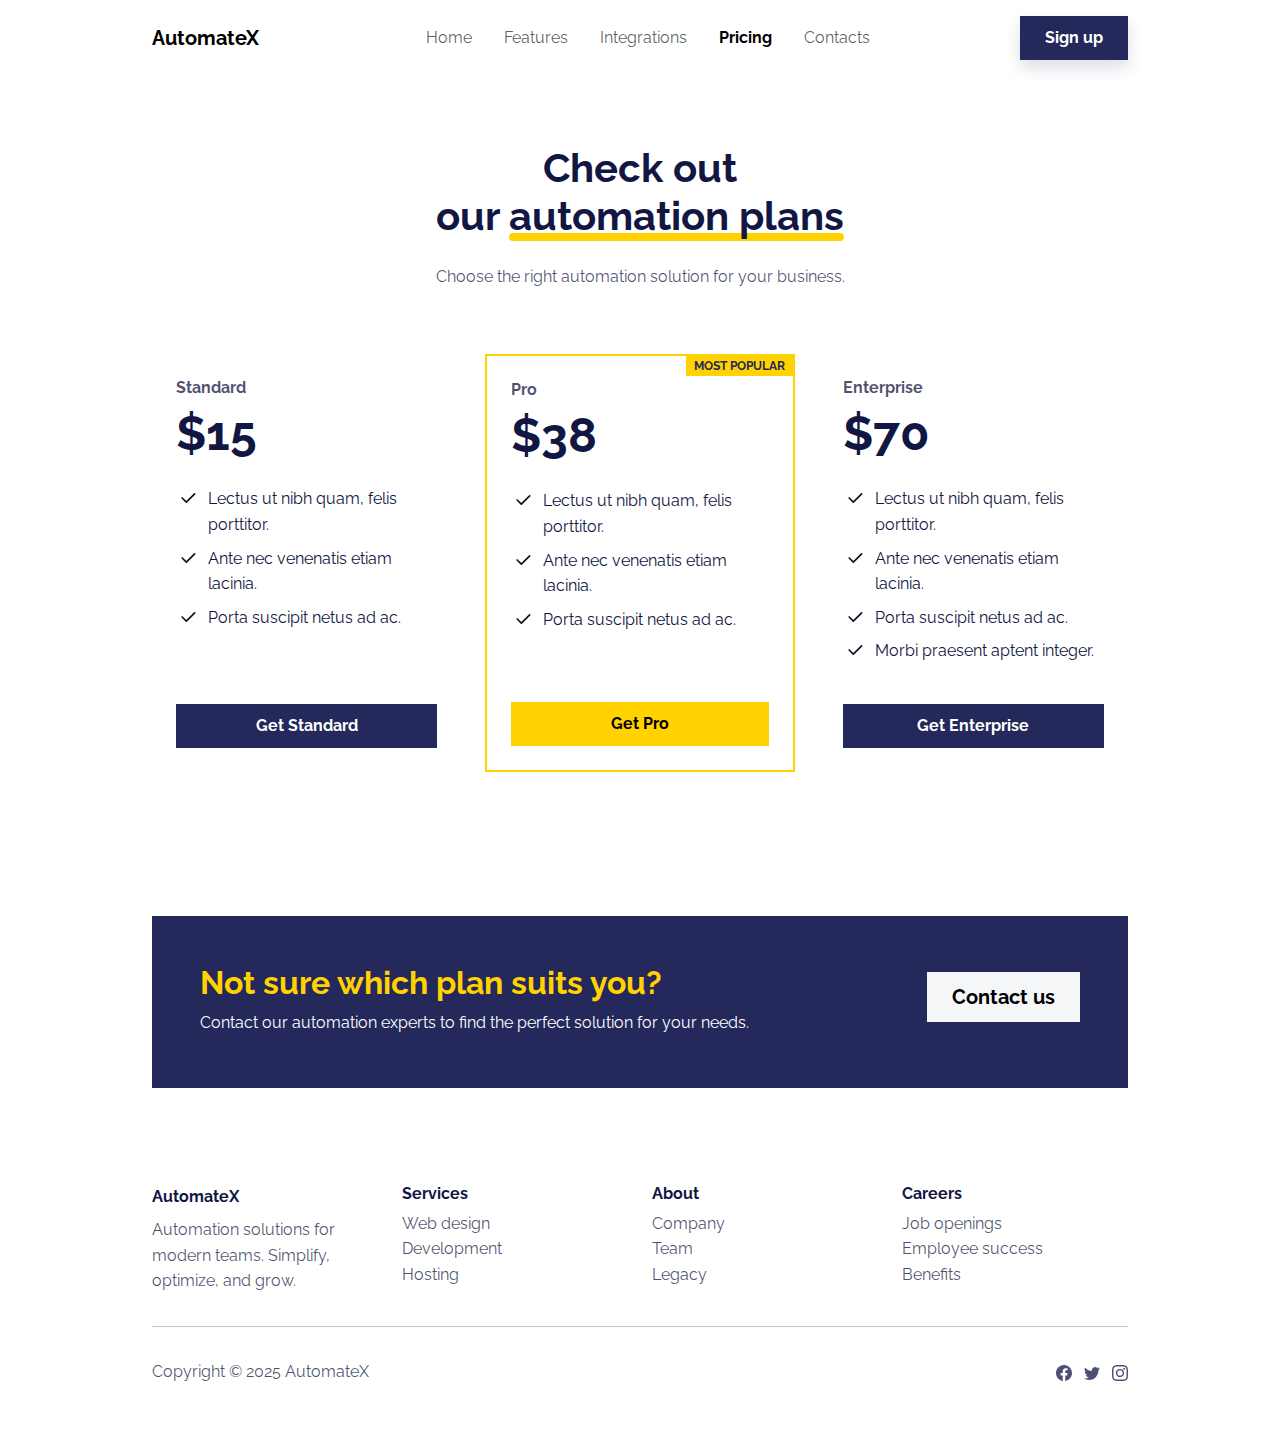
<file: pricing.html>
<!DOCTYPE html>
<html data-bs-theme="light" lang="en">

<head>
    <meta charset="utf-8">
    <meta name="viewport" content="width=device-width, initial-scale=1.0, shrink-to-fit=no">
    <title>Pricing - AutomateX</title>
    <link rel="stylesheet" href="assets/bootstrap/css/bootstrap.min.css">
    <link rel="stylesheet" href="assets/css/Raleway.css">
    <link rel="stylesheet" href="assets/css/bss-overrides.css">
</head>

<body>
    <nav class="navbar navbar-expand-md fixed-top py-3 navbar-shrink" id="mainNav">
        <div class="container"><a class="navbar-brand d-flex align-items-center" href="index.html"><span>AutomateX</span></a><button data-bs-toggle="collapse" class="navbar-toggler" data-bs-target="#navcol-1"><span class="visually-hidden">Toggle navigation</span><span class="navbar-toggler-icon"></span></button>
            <div class="collapse navbar-collapse" id="navcol-1">
                <ul class="navbar-nav mx-auto">
                    <li class="nav-item"><a class="nav-link" href="index.html">Home</a></li>
                    <li class="nav-item"><a class="nav-link" href="features.html">Features</a></li>
                    <li class="nav-item"><a class="nav-link" href="integrations.html">Integrations</a></li>
                    <li class="nav-item"><a class="nav-link active" href="pricing.html">Pricing</a></li>
                    <li class="nav-item"><a class="nav-link" href="contacts.html">Contacts</a></li>
                </ul><a class="btn btn-primary shadow" role="button" href="signup.html">Sign up</a>
            </div>
        </div>
    </nav>
    <section class="mt-5 py-5">
        <div class="container py-4 py-xl-5">
            <div class="row mb-5">
                <div class="col-md-8 col-xl-6 text-center mx-auto">
                    <h2 class="display-6 fw-bold mb-4">Check out<br>our <span class="underline">automation plans</span></h2>
                    <p class="text-muted">Choose the right automation solution for your business.</p>
                </div>
            </div>
            <div class="row gy-4 row-cols-1 row-cols-md-2 row-cols-lg-3">
                <div class="col">
                    <div class="card border-0 h-100">
                        <div class="card-body d-flex flex-column justify-content-between p-4">
                            <div>
                                <h6 class="fw-bold text-muted">Standard</h6>
                                <h4 class="display-5 fw-bold mb-4">$15</h4>
                                <ul class="list-unstyled">
                                    <li class="d-flex mb-2"><span class="bs-icon-xs bs-icon-rounded me-2 bs-icon"><svg xmlns="http://www.w3.org/2000/svg" width="1em" height="1em" viewBox="0 0 24 24" stroke-width="2" stroke="currentColor" fill="none" stroke-linecap="round" stroke-linejoin="round" class="icon icon-tabler icon-tabler-check fs-5 text-primary-emphasis">
                                                <path stroke="none" d="M0 0h24v24H0z" fill="none"></path>
                                                <path d="M5 12l5 5l10 -10"></path>
                                            </svg></span><span>Lectus ut nibh quam, felis porttitor.</span></li>
                                    <li class="d-flex mb-2"><span class="bs-icon-xs bs-icon-rounded me-2 bs-icon"><svg xmlns="http://www.w3.org/2000/svg" width="1em" height="1em" viewBox="0 0 24 24" stroke-width="2" stroke="currentColor" fill="none" stroke-linecap="round" stroke-linejoin="round" class="icon icon-tabler icon-tabler-check fs-5 text-primary-emphasis">
                                                <path stroke="none" d="M0 0h24v24H0z" fill="none"></path>
                                                <path d="M5 12l5 5l10 -10"></path>
                                            </svg></span><span>Ante nec venenatis etiam lacinia.</span></li>
                                    <li class="d-flex mb-2"><span class="bs-icon-xs bs-icon-rounded me-2 bs-icon"><svg xmlns="http://www.w3.org/2000/svg" width="1em" height="1em" viewBox="0 0 24 24" stroke-width="2" stroke="currentColor" fill="none" stroke-linecap="round" stroke-linejoin="round" class="icon icon-tabler icon-tabler-check fs-5 text-primary-emphasis">
                                                <path stroke="none" d="M0 0h24v24H0z" fill="none"></path>
                                                <path d="M5 12l5 5l10 -10"></path>
                                            </svg></span><span>Porta suscipit netus ad ac.</span></li>
                                </ul>
                            </div><a class="btn btn-primary" role="button" href="#">Get Standard</a>
                        </div>
                    </div>
                </div>
                <div class="col">
                    <div class="card border-warning border-2 h-100">
                        <div class="card-body d-flex flex-column justify-content-between p-4"><span class="badge bg-warning position-absolute top-0 end-0 rounded-bottom-left text-uppercase text-primary">Most Popular</span>
                            <div>
                                <h6 class="fw-bold text-muted">Pro</h6>
                                <h4 class="display-5 fw-bold mb-4">$38</h4>
                                <ul class="list-unstyled">
                                    <li class="d-flex mb-2"><span class="bs-icon-xs bs-icon-rounded me-2 bs-icon"><svg xmlns="http://www.w3.org/2000/svg" width="1em" height="1em" viewBox="0 0 24 24" stroke-width="2" stroke="currentColor" fill="none" stroke-linecap="round" stroke-linejoin="round" class="icon icon-tabler icon-tabler-check fs-5 text-primary-emphasis">
                                                <path stroke="none" d="M0 0h24v24H0z" fill="none"></path>
                                                <path d="M5 12l5 5l10 -10"></path>
                                            </svg></span><span>Lectus ut nibh quam, felis porttitor.</span></li>
                                    <li class="d-flex mb-2"><span class="bs-icon-xs bs-icon-rounded me-2 bs-icon"><svg xmlns="http://www.w3.org/2000/svg" width="1em" height="1em" viewBox="0 0 24 24" stroke-width="2" stroke="currentColor" fill="none" stroke-linecap="round" stroke-linejoin="round" class="icon icon-tabler icon-tabler-check fs-5 text-primary-emphasis">
                                                <path stroke="none" d="M0 0h24v24H0z" fill="none"></path>
                                                <path d="M5 12l5 5l10 -10"></path>
                                            </svg></span><span>Ante nec venenatis etiam lacinia.</span></li>
                                    <li class="d-flex mb-2"><span class="bs-icon-xs bs-icon-rounded me-2 bs-icon"><svg xmlns="http://www.w3.org/2000/svg" width="1em" height="1em" viewBox="0 0 24 24" stroke-width="2" stroke="currentColor" fill="none" stroke-linecap="round" stroke-linejoin="round" class="icon icon-tabler icon-tabler-check fs-5 text-primary-emphasis">
                                                <path stroke="none" d="M0 0h24v24H0z" fill="none"></path>
                                                <path d="M5 12l5 5l10 -10"></path>
                                            </svg></span><span>Porta suscipit netus ad ac.</span></li>
                                </ul>
                            </div><a class="btn btn-warning" role="button" href="#">Get Pro</a>
                        </div>
                    </div>
                </div>
                <div class="col">
                    <div class="card border-0 h-100">
                        <div class="card-body d-flex flex-column justify-content-between p-4">
                            <div class="pb-4">
                                <h6 class="fw-bold text-muted">Enterprise</h6>
                                <h4 class="display-5 fw-bold mb-4">$70</h4>
                                <ul class="list-unstyled">
                                    <li class="d-flex mb-2"><span class="bs-icon-xs bs-icon-rounded me-2 bs-icon"><svg xmlns="http://www.w3.org/2000/svg" width="1em" height="1em" viewBox="0 0 24 24" stroke-width="2" stroke="currentColor" fill="none" stroke-linecap="round" stroke-linejoin="round" class="icon icon-tabler icon-tabler-check fs-5 text-primary-emphasis">
                                                <path stroke="none" d="M0 0h24v24H0z" fill="none"></path>
                                                <path d="M5 12l5 5l10 -10"></path>
                                            </svg></span><span>Lectus ut nibh quam, felis porttitor.</span></li>
                                    <li class="d-flex mb-2"><span class="bs-icon-xs bs-icon-rounded me-2 bs-icon"><svg xmlns="http://www.w3.org/2000/svg" width="1em" height="1em" viewBox="0 0 24 24" stroke-width="2" stroke="currentColor" fill="none" stroke-linecap="round" stroke-linejoin="round" class="icon icon-tabler icon-tabler-check fs-5 text-primary-emphasis">
                                                <path stroke="none" d="M0 0h24v24H0z" fill="none"></path>
                                                <path d="M5 12l5 5l10 -10"></path>
                                            </svg></span><span>Ante nec venenatis etiam lacinia.</span></li>
                                    <li class="d-flex mb-2"><span class="bs-icon-xs bs-icon-rounded me-2 bs-icon"><svg xmlns="http://www.w3.org/2000/svg" width="1em" height="1em" viewBox="0 0 24 24" stroke-width="2" stroke="currentColor" fill="none" stroke-linecap="round" stroke-linejoin="round" class="icon icon-tabler icon-tabler-check fs-5 text-primary-emphasis">
                                                <path stroke="none" d="M0 0h24v24H0z" fill="none"></path>
                                                <path d="M5 12l5 5l10 -10"></path>
                                            </svg></span><span>Porta suscipit netus ad ac.</span></li>
                                    <li class="d-flex mb-2"><span class="bs-icon-xs bs-icon-rounded me-2 bs-icon"><svg xmlns="http://www.w3.org/2000/svg" width="1em" height="1em" viewBox="0 0 24 24" stroke-width="2" stroke="currentColor" fill="none" stroke-linecap="round" stroke-linejoin="round" class="icon icon-tabler icon-tabler-check fs-5 text-primary-emphasis">
                                                <path stroke="none" d="M0 0h24v24H0z" fill="none"></path>
                                                <path d="M5 12l5 5l10 -10"></path>
                                            </svg></span><span>Morbi praesent aptent integer.</span></li>
                                </ul>
                            </div><a class="btn btn-primary" role="button" href="#">Get Enterprise</a>
                        </div>
                    </div>
                </div>
            </div>
        </div>
    </section>
    <section class="py-4 py-xl-5">
        <div class="container">
            <div class="text-white bg-primary border rounded border-0 border-primary d-flex flex-column justify-content-between flex-lg-row p-4 p-md-5">
                <div class="pb-2 pb-lg-1">
                    <h2 class="fw-bold text-warning mb-2">Not sure which plan suits you?</h2>
                    <p class="mb-0">Contact our automation experts to find the perfect solution for your needs.</p>
                </div>
                <div class="my-2"><a class="btn btn-light fs-5 px-4 py-2" role="button" href="contacts.html">Contact us</a></div>
            </div>
        </div>
    </section>
    <footer>
        <div class="container py-4 py-lg-5">
            <div class="row row-cols-2 row-cols-md-4">
                <div class="col-12 col-md-3">
                    <div class="fw-bold d-flex align-items-center mb-2"><span>AutomateX</span></div>
                    <p class="text-muted">Automation solutions for modern teams. Simplify, optimize, and grow.</p>
                </div>
                <div class="col-sm-4 col-md-3 text-lg-start d-flex flex-column">
                    <h3 class="fs-6 fw-bold">Services</h3>
                    <ul class="list-unstyled">
                        <li><a href="#">Web design</a></li>
                        <li><a href="#">Development</a></li>
                        <li><a href="#">Hosting</a></li>
                    </ul>
                </div>
                <div class="col-sm-4 col-md-3 text-lg-start d-flex flex-column">
                    <h3 class="fs-6 fw-bold">About</h3>
                    <ul class="list-unstyled">
                        <li><a href="#">Company</a></li>
                        <li><a href="#">Team</a></li>
                        <li><a href="#">Legacy</a></li>
                    </ul>
                </div>
                <div class="col-sm-4 col-md-3 text-lg-start d-flex flex-column">
                    <h3 class="fs-6 fw-bold">Careers</h3>
                    <ul class="list-unstyled">
                        <li><a href="#">Job openings</a></li>
                        <li><a href="#">Employee success</a></li>
                        <li><a href="#">Benefits</a></li>
                    </ul>
                </div>
            </div>
            <hr>
            <div class="text-muted d-flex justify-content-between align-items-center pt-3">
                <p class="mb-0">Copyright © 2025 AutomateX</p>
                <ul class="list-inline mb-0">
                    <li class="list-inline-item"><svg xmlns="http://www.w3.org/2000/svg" width="1em" height="1em" fill="currentColor" viewBox="0 0 16 16" class="bi bi-facebook">
                            <path d="M16 8.049c0-4.446-3.582-8.05-8-8.05C3.58 0-.002 3.603-.002 8.05c0 4.017 2.926 7.347 6.75 7.951v-5.625h-2.03V8.05H6.75V6.275c0-2.017 1.195-3.131 3.022-3.131.876 0 1.791.157 1.791.157v1.98h-1.009c-.993 0-1.303.621-1.303 1.258v1.51h2.218l-.354 2.326H9.25V16c3.824-.604 6.75-3.934 6.75-7.951"></path>
                        </svg></li>
                    <li class="list-inline-item"><svg xmlns="http://www.w3.org/2000/svg" width="1em" height="1em" fill="currentColor" viewBox="0 0 16 16" class="bi bi-twitter">
                            <path d="M5.026 15c6.038 0 9.341-5.003 9.341-9.334 0-.14 0-.282-.006-.422A6.685 6.685 0 0 0 16 3.542a6.658 6.658 0 0 1-1.889.518 3.301 3.301 0 0 0 1.447-1.817 6.533 6.533 0 0 1-2.087.793A3.286 3.286 0 0 0 7.875 6.03a9.325 9.325 0 0 1-6.767-3.429 3.289 3.289 0 0 0 1.018 4.382A3.323 3.323 0 0 1 .64 6.575v.045a3.288 3.288 0 0 0 2.632 3.218 3.203 3.203 0 0 1-.865.115 3.23 3.23 0 0 1-.614-.057 3.283 3.283 0 0 0 3.067 2.277A6.588 6.588 0 0 1 .78 13.58a6.32 6.32 0 0 1-.78-.045A9.344 9.344 0 0 0 5.026 15"></path>
                        </svg></li>
                    <li class="list-inline-item"><svg xmlns="http://www.w3.org/2000/svg" width="1em" height="1em" fill="currentColor" viewBox="0 0 16 16" class="bi bi-instagram">
                            <path d="M8 0C5.829 0 5.556.01 4.703.048 3.85.088 3.269.222 2.76.42a3.917 3.917 0 0 0-1.417.923A3.927 3.927 0 0 0 .42 2.76C.222 3.268.087 3.85.048 4.7.01 5.555 0 5.827 0 8.001c0 2.172.01 2.444.048 3.297.04.852.174 1.433.372 1.942.205.526.478.972.923 1.417.444.445.89.719 1.416.923.51.198 1.09.333 1.942.372C5.555 15.99 5.827 16 8 16s2.444-.01 3.298-.048c.851-.04 1.434-.174 1.943-.372a3.916 3.916 0 0 0 1.416-.923c.445-.445.718-.891.923-1.417.197-.509.332-1.09.372-1.942C15.99 10.445 16 10.173 16 8s-.01-2.445-.048-3.299c-.04-.851-.175-1.433-.372-1.941a3.926 3.926 0 0 0-.923-1.417A3.911 3.911 0 0 0 13.24.42c-.51-.198-1.092-.333-1.943-.372C10.443.01 10.172 0 7.998 0h.003zm-.717 1.442h.718c2.136 0 2.389.007 3.232.046.78.035 1.204.166 1.486.275.373.145.64.319.92.599.28.28.453.546.598.92.11.281.24.705.275 1.485.039.843.047 1.096.047 3.231s-.008 2.389-.047 3.232c-.035.78-.166 1.203-.275 1.485a2.47 2.47 0 0 1-.599.919c-.28.28-.546.453-.92.598-.28.11-.704.24-1.485.276-.843.038-1.096.047-3.232.047s-2.39-.009-3.233-.047c-.78-.036-1.203-.166-1.485-.276a2.478 2.478 0 0 1-.92-.598 2.48 2.48 0 0 1-.6-.92c-.109-.281-.24-.705-.275-1.485-.038-.843-.046-1.096-.046-3.233 0-2.136.008-2.388.046-3.231.036-.78.166-1.204.276-1.486.145-.373.319-.64.599-.92.28-.28.546-.453.92-.598.282-.11.705-.24 1.485-.276.738-.034 1.024-.044 2.515-.045v.002zm4.988 1.328a.96.96 0 1 0 0 1.92.96.96 0 0 0 0-1.92zm-4.27 1.122a4.109 4.109 0 1 0 0 8.217 4.109 4.109 0 0 0 0-8.217zm0 1.441a2.667 2.667 0 1 1 0 5.334 2.667 2.667 0 0 1 0-5.334"></path>
                        </svg></li>
                </ul>
            </div>
        </div>
    </footer>
    <script src="assets/bootstrap/js/bootstrap.min.js"></script>
    <script src="assets/js/startup-modern.js"></script>
</body>

</html>
</file>
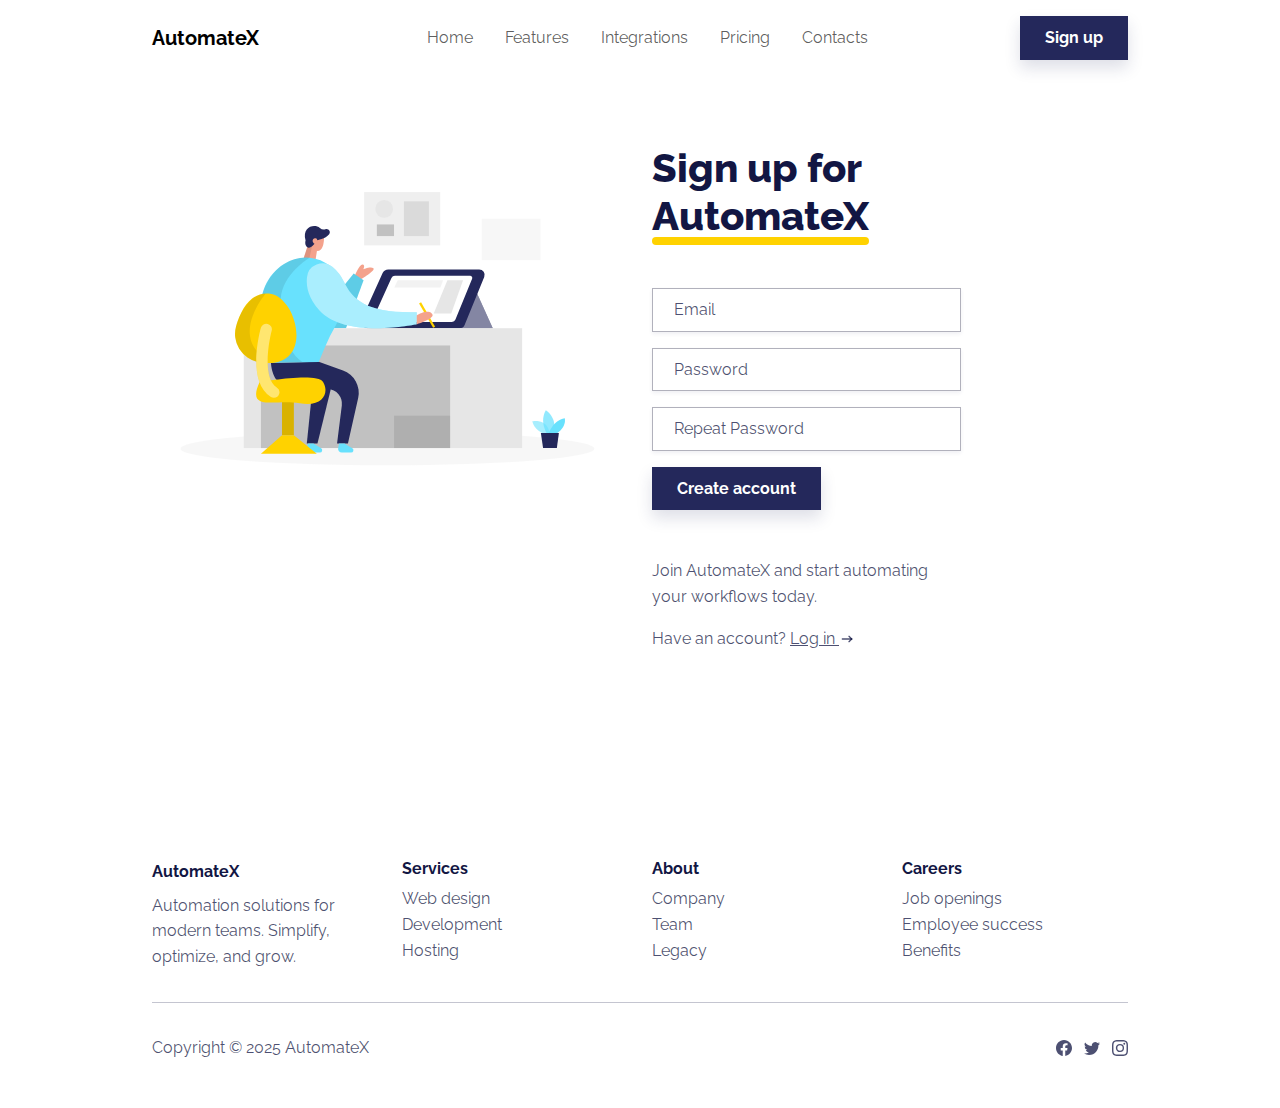
<file: signup.html>
<!DOCTYPE html>
<html data-bs-theme="light" lang="en">

<head>
    <meta charset="utf-8">
    <meta name="viewport" content="width=device-width, initial-scale=1.0, shrink-to-fit=no">
    <title>Sign up - AutomateX</title>
    <link rel="stylesheet" href="assets/bootstrap/css/bootstrap.min.css">
    <link rel="stylesheet" href="assets/css/Raleway.css">
    <link rel="stylesheet" href="assets/css/bss-overrides.css">
</head>

<body>
    <nav class="navbar navbar-expand-md fixed-top py-3 navbar-shrink" id="mainNav">
        <div class="container"><a class="navbar-brand d-flex align-items-center" href="/"><span>AutomateX</span></a><button data-bs-toggle="collapse" class="navbar-toggler" data-bs-target="#navcol-1"><span class="visually-hidden">Toggle navigation</span><span class="navbar-toggler-icon"></span></button>
            <div class="collapse navbar-collapse" id="navcol-1">
                <ul class="navbar-nav mx-auto">
                    <li class="nav-item"><a class="nav-link" href="/index.html">Home</a></li>
                    <li class="nav-item"><a class="nav-link" href="/features.html">Features</a></li>
                    <li class="nav-item"><a class="nav-link" href="/integrations.html">Integrations</a></li>
                    <li class="nav-item"><a class="nav-link" href="/pricing.html">Pricing</a></li>
                    <li class="nav-item"><a class="nav-link" href="/contacts.html">Contacts</a></li>
                </ul><a class="btn btn-primary shadow" role="button" href="signup.html">Sign up</a>
            </div>
        </div>
    </nav>
    <section class="my-5 py-4 py-md-5">
        <div class="container py-md-5">
            <div class="row">
                <div class="col-md-6 text-center"><img class="img-fluid w-100" src="assets/img/illustrations/register.svg"></div>
                <div class="col-md-5 col-xl-4 text-center text-md-start">
                    <h2 class="display-6 fw-bold mb-5"><span class="pb-1 underline"><strong>Sign up for AutomateX</strong></span></h2>
                    <form method="post" data-bs-theme="light">
                        <div class="mb-3"><input class="shadow-sm form-control" type="email" name="email" placeholder="Email"></div>
                        <div class="mb-3"><input class="shadow-sm form-control" type="password" name="password" placeholder="Password"></div>
                        <div class="mb-3"><input class="shadow-sm form-control" type="password" name="password_repeat" placeholder="Repeat Password"></div>
                        <div class="mb-5"><button class="btn btn-primary shadow" type="submit">Create account</button></div>
                    </form>
                    <p class="text-muted">Join AutomateX and start automating your workflows today.</p>
                    <p class="text-muted">Have an account? <a href="login.html">Log in&nbsp;<svg xmlns="http://www.w3.org/2000/svg" width="1em" height="1em" viewBox="0 0 24 24" stroke-width="2" stroke="currentColor" fill="none" stroke-linecap="round" stroke-linejoin="round" class="icon icon-tabler icon-tabler-arrow-narrow-right">
                                <path stroke="none" d="M0 0h24v24H0z" fill="none"></path>
                                <path d="M5 12l14 0"></path>
                                <path d="M15 16l4 -4"></path>
                                <path d="M15 8l4 4"></path>
                            </svg></a>&nbsp;</p>
                </div>
            </div>
        </div>
    </section>
    <footer>
        <div class="container py-4 py-lg-5">
            <div class="row row-cols-2 row-cols-md-4">
                <div class="col-12 col-md-3">
                    <div class="fw-bold d-flex align-items-center mb-2"><span>AutomateX</span></div>
                    <p class="text-muted">Automation solutions for modern teams. Simplify, optimize, and grow.</p>
                </div>
                <div class="col-sm-4 col-md-3 text-lg-start d-flex flex-column">
                    <h3 class="fs-6 fw-bold">Services</h3>
                    <ul class="list-unstyled">
                        <li><a href="#">Web design</a></li>
                        <li><a href="#">Development</a></li>
                        <li><a href="#">Hosting</a></li>
                    </ul>
                </div>
                <div class="col-sm-4 col-md-3 text-lg-start d-flex flex-column">
                    <h3 class="fs-6 fw-bold">About</h3>
                    <ul class="list-unstyled">
                        <li><a href="#">Company</a></li>
                        <li><a href="#">Team</a></li>
                        <li><a href="#">Legacy</a></li>
                    </ul>
                </div>
                <div class="col-sm-4 col-md-3 text-lg-start d-flex flex-column">
                    <h3 class="fs-6 fw-bold">Careers</h3>
                    <ul class="list-unstyled">
                        <li><a href="#">Job openings</a></li>
                        <li><a href="#">Employee success</a></li>
                        <li><a href="#">Benefits</a></li>
                    </ul>
                </div>
            </div>
            <hr>
            <div class="text-muted d-flex justify-content-between align-items-center pt-3">
                <p class="mb-0">Copyright © 2025 AutomateX</p>
                <ul class="list-inline mb-0">
                    <li class="list-inline-item"><svg xmlns="http://www.w3.org/2000/svg" width="1em" height="1em" fill="currentColor" viewBox="0 0 16 16" class="bi bi-facebook">
                            <path d="M16 8.049c0-4.446-3.582-8.05-8-8.05C3.58 0-.002 3.603-.002 8.05c0 4.017 2.926 7.347 6.75 7.951v-5.625h-2.03V8.05H6.75V6.275c0-2.017 1.195-3.131 3.022-3.131.876 0 1.791.157 1.791.157v1.98h-1.009c-.993 0-1.303.621-1.303 1.258v1.51h2.218l-.354 2.326H9.25V16c3.824-.604 6.75-3.934 6.75-7.951"></path>
                        </svg></li>
                    <li class="list-inline-item"><svg xmlns="http://www.w3.org/2000/svg" width="1em" height="1em" fill="currentColor" viewBox="0 0 16 16" class="bi bi-twitter">
                            <path d="M5.026 15c6.038 0 9.341-5.003 9.341-9.334 0-.14 0-.282-.006-.422A6.685 6.685 0 0 0 16 3.542a6.658 6.658 0 0 1-1.889.518 3.301 3.301 0 0 0 1.447-1.817 6.533 6.533 0 0 1-2.087.793A3.286 3.286 0 0 0 7.875 6.03a9.325 9.325 0 0 1-6.767-3.429 3.289 3.289 0 0 0 1.018 4.382A3.323 3.323 0 0 1 .64 6.575v.045a3.288 3.288 0 0 0 2.632 3.218 3.203 3.203 0 0 1-.865.115 3.23 3.23 0 0 1-.614-.057 3.283 3.283 0 0 0 3.067 2.277A6.588 6.588 0 0 1 .78 13.58a6.32 6.32 0 0 1-.78-.045A9.344 9.344 0 0 0 5.026 15"></path>
                        </svg></li>
                    <li class="list-inline-item"><svg xmlns="http://www.w3.org/2000/svg" width="1em" height="1em" fill="currentColor" viewBox="0 0 16 16" class="bi bi-instagram">
                            <path d="M8 0C5.829 0 5.556.01 4.703.048 3.85.088 3.269.222 2.76.42a3.917 3.917 0 0 0-1.417.923A3.927 3.927 0 0 0 .42 2.76C.222 3.268.087 3.85.048 4.7.01 5.555 0 5.827 0 8.001c0 2.172.01 2.444.048 3.297.04.852.174 1.433.372 1.942.205.526.478.972.923 1.417.444.445.89.719 1.416.923.51.198 1.09.333 1.942.372C5.555 15.99 5.827 16 8 16s2.444-.01 3.298-.048c.851-.04 1.434-.174 1.943-.372a3.916 3.916 0 0 0 1.416-.923c.445-.445.718-.891.923-1.417.197-.509.332-1.09.372-1.942C15.99 10.445 16 10.173 16 8s-.01-2.445-.048-3.299c-.04-.851-.175-1.433-.372-1.941a3.926 3.926 0 0 0-.923-1.417A3.911 3.911 0 0 0 13.24.42c-.51-.198-1.092-.333-1.943-.372C10.443.01 10.172 0 7.998 0h.003zm-.717 1.442h.718c2.136 0 2.389.007 3.232.046.78.035 1.204.166 1.486.275.373.145.64.319.92.599.28.28.453.546.598.92.11.281.24.705.275 1.485.039.843.047 1.096.047 3.231s-.008 2.389-.047 3.232c-.035.78-.166 1.203-.275 1.485a2.47 2.47 0 0 1-.599.919c-.28.28-.546.453-.92.598-.28.11-.704.24-1.485.276-.843.038-1.096.047-3.232.047s-2.39-.009-3.233-.047c-.78-.036-1.203-.166-1.485-.276a2.478 2.478 0 0 1-.92-.598 2.48 2.48 0 0 1-.6-.92c-.109-.281-.24-.705-.275-1.485-.038-.843-.046-1.096-.046-3.233 0-2.136.008-2.388.046-3.231.036-.78.166-1.204.276-1.486.145-.373.319-.64.599-.92.28-.28.546-.453.92-.598.282-.11.705-.24 1.485-.276.738-.034 1.024-.044 2.515-.045v.002zm4.988 1.328a.96.96 0 1 0 0 1.92.96.96 0 0 0 0-1.92zm-4.27 1.122a4.109 4.109 0 1 0 0 8.217 4.109 4.109 0 0 0 0-8.217zm0 1.441a2.667 2.667 0 1 1 0 5.334 2.667 2.667 0 0 1 0-5.334"></path>
                        </svg></li>
                </ul>
            </div>
        </div>
    </footer>
    <script src="assets/bootstrap/js/bootstrap.min.js"></script>
    <script src="assets/js/startup-modern.js"></script>
</body>

</html>
</file>
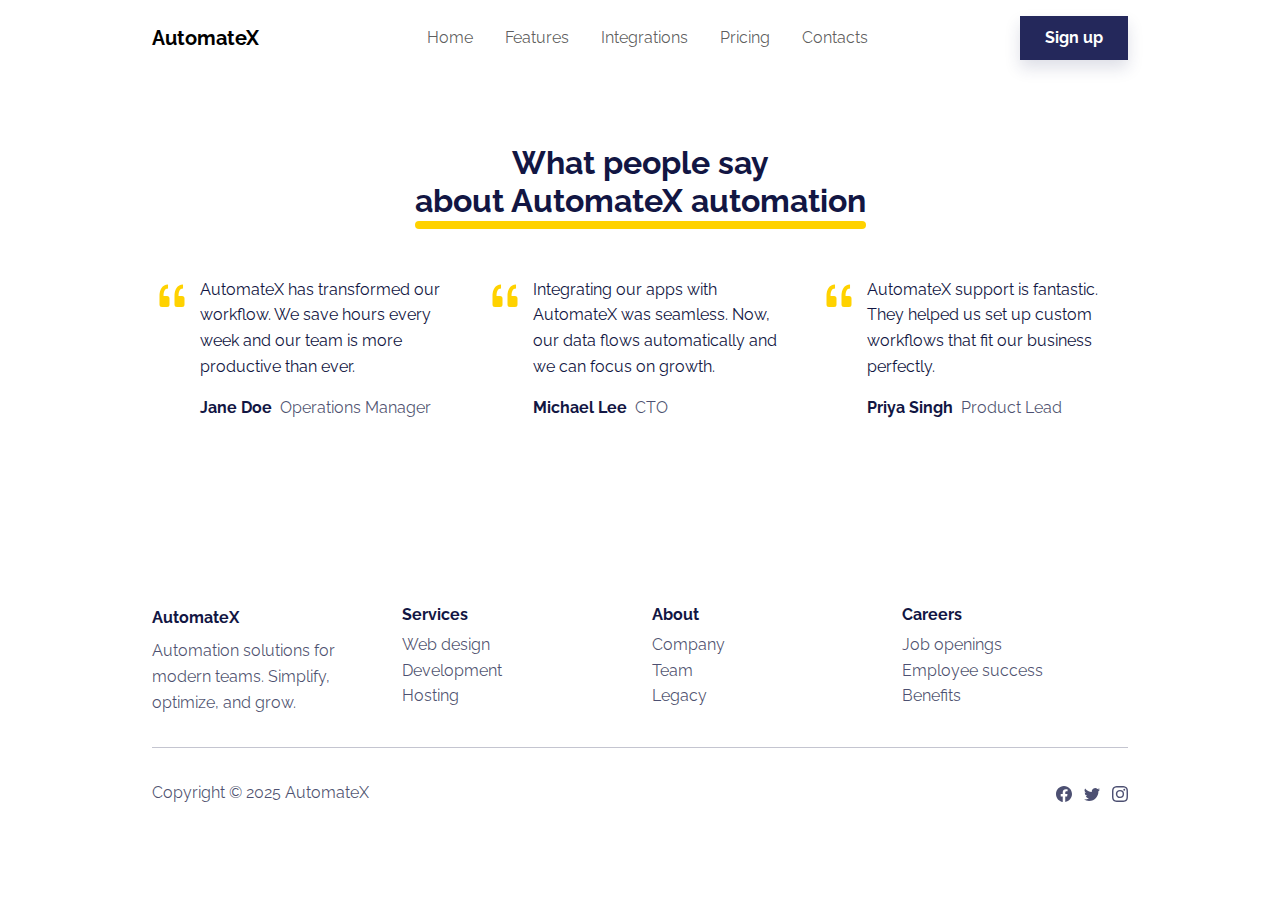
<file: testimonials.html>
<!DOCTYPE html>
<html data-bs-theme="light" lang="en">

<head>
    <meta charset="utf-8">
    <meta name="viewport" content="width=device-width, initial-scale=1.0, shrink-to-fit=no">
    <title>Testimonials - AutomateX</title>
    <link rel="stylesheet" href="assets/bootstrap/css/bootstrap.min.css">
    <link rel="stylesheet" href="assets/css/Raleway.css">
    <link rel="stylesheet" href="assets/css/bss-overrides.css">
</head>

<body>
    <nav class="navbar navbar-expand-md fixed-top py-3 navbar-shrink" id="mainNav">
        <div class="container"><a class="navbar-brand d-flex align-items-center" href="/"><span>AutomateX</span></a><button data-bs-toggle="collapse" class="navbar-toggler" data-bs-target="#navcol-1"><span class="visually-hidden">Toggle navigation</span><span class="navbar-toggler-icon"></span></button>
            <div class="collapse navbar-collapse" id="navcol-1">
                <ul class="navbar-nav mx-auto">
                    <li class="nav-item"><a class="nav-link" href="/index.html">Home</a></li>
                    <li class="nav-item"><a class="nav-link" href="/features.html">Features</a></li>
                    <li class="nav-item"><a class="nav-link" href="/integrations.html">Integrations</a></li>
                    <li class="nav-item"><a class="nav-link" href="/pricing.html">Pricing</a></li>
                    <li class="nav-item"><a class="nav-link" href="/contacts.html">Contacts</a></li>
                </ul><a class="btn btn-primary shadow" role="button" href="signup.html">Sign up</a>
            </div>
        </div>
    </nav>
    <section class="mt-5 py-5">
        <div class="container py-5">
            <div class="row mb-5">
                <div class="col-md-8 col-xl-6 text-center mx-auto">
                    <h2 class="fw-bold">What people say<br><span class="pb-2 underline">about AutomateX automation</span></h2>
                </div>
            </div>
            <div class="row row-cols-1 row-cols-sm-2 row-cols-lg-3 d-sm-flex justify-content-sm-center">
                <div class="col mb-4">
                    <div class="d-flex align-items-center align-items-sm-start"><svg xmlns="http://www.w3.org/2000/svg" width="1em" height="1em" fill="currentColor" viewBox="0 0 16 16" class="bi bi-quote fs-1 text-warning flex-shrink-0">
                            <path d="M12 12a1 1 0 0 0 1-1V8.558a1 1 0 0 0-1-1h-1.388c0-.351.021-.703.062-1.054.062-.372.166-.703.31-.992.145-.29.331-.517.559-.683.227-.186.516-.279.868-.279V3c-.579 0-1.085.124-1.52.372a3.322 3.322 0 0 0-1.085.992 4.92 4.92 0 0 0-.62 1.458A7.712 7.712 0 0 0 9 7.558V11a1 1 0 0 0 1 1zm-6 0a1 1 0 0 0 1-1V8.558a1 1 0 0 0-1-1H4.612c0-.351.021-.703.062-1.054.062-.372.166-.703.31-.992.145-.29.331-.517.559-.683.227-.186.516-.279.868-.279V3c-.579 0-1.085.124-1.52.372a3.322 3.322 0 0 0-1.085.992 4.92 4.92 0 0 0-.62 1.458A7.712 7.712 0 0 0 3 7.558V11a1 1 0 0 0 1 1z"></path>
                        </svg>
                        <div>
                            <p class="fs-6 ms-2 mb-3">AutomateX has transformed our workflow. We save hours every week and our team is more productive than ever.</p>
                            <div class="d-flex ms-2">
                                <div class="d-flex">
                                    <p class="fw-bold me-2">Jane Doe</p>
                                    <p class="text-muted mb-0">Operations Manager</p>
                                </div>
                            </div>
                        </div>
                    </div>
                </div>
                <div class="col mb-4">
                    <div class="d-flex align-items-center align-items-sm-start"><svg xmlns="http://www.w3.org/2000/svg" width="1em" height="1em" fill="currentColor" viewBox="0 0 16 16" class="bi bi-quote fs-1 text-warning flex-shrink-0">
                            <path d="M12 12a1 1 0 0 0 1-1V8.558a1 1 0 0 0-1-1h-1.388c0-.351.021-.703.062-1.054.062-.372.166-.703.31-.992.145-.29.331-.517.559-.683.227-.186.516-.279.868-.279V3c-.579 0-1.085.124-1.52.372a3.322 3.322 0 0 0-1.085.992 4.92 4.92 0 0 0-.62 1.458A7.712 7.712 0 0 0 9 7.558V11a1 1 0 0 0 1 1zm-6 0a1 1 0 0 0 1-1V8.558a1 1 0 0 0-1-1H4.612c0-.351.021-.703.062-1.054.062-.372.166-.703.31-.992.145-.29.331-.517.559-.683.227-.186.516-.279.868-.279V3c-.579 0-1.085.124-1.52.372a3.322 3.322 0 0 0-1.085.992 4.92 4.92 0 0 0-.62 1.458A7.712 7.712 0 0 0 3 7.558V11a1 1 0 0 0 1 1z"></path>
                        </svg>
                        <div>
                            <p class="fs-6 ms-2 mb-3">Integrating our apps with AutomateX was seamless. Now, our data flows automatically and we can focus on growth.</p>
                            <div class="d-flex ms-2">
                                <div class="d-flex">
                                    <p class="fw-bold me-2">Michael Lee</p>
                                    <p class="text-muted mb-0">CTO</p>
                                </div>
                            </div>
                        </div>
                    </div>
                </div>
                <div class="col mb-4">
                    <div class="d-flex align-items-center align-items-sm-start"><svg xmlns="http://www.w3.org/2000/svg" width="1em" height="1em" fill="currentColor" viewBox="0 0 16 16" class="bi bi-quote fs-1 text-warning flex-shrink-0">
                            <path d="M12 12a1 1 0 0 0 1-1V8.558a1 1 0 0 0-1-1h-1.388c0-.351.021-.703.062-1.054.062-.372.166-.703.31-.992.145-.29.331-.517.559-.683.227-.186.516-.279.868-.279V3c-.579 0-1.085.124-1.52.372a3.322 3.322 0 0 0-1.085.992 4.92 4.92 0 0 0-.62 1.458A7.712 7.712 0 0 0 9 7.558V11a1 1 0 0 0 1 1zm-6 0a1 1 0 0 0 1-1V8.558a1 1 0 0 0-1-1H4.612c0-.351.021-.703.062-1.054.062-.372.166-.703.31-.992.145-.29.331-.517.559-.683.227-.186.516-.279.868-.279V3c-.579 0-1.085.124-1.52.372a3.322 3.322 0 0 0-1.085.992 4.92 4.92 0 0 0-.62 1.458A7.712 7.712 0 0 0 3 7.558V11a1 1 0 0 0 1 1z"></path>
                        </svg>
                        <div>
                            <p class="fs-6 ms-2 mb-3">AutomateX support is fantastic. They helped us set up custom workflows that fit our business perfectly.</p>
                            <div class="d-flex ms-2">
                                <div class="d-flex">
                                    <p class="fw-bold me-2">Priya Singh</p>
                                    <p class="text-muted mb-0">Product Lead</p>
                                </div>
                            </div>
                        </div>
                    </div>
                </div>
            </div>
        </div>
    </section>
    <footer>
        <div class="container py-4 py-lg-5">
            <div class="row row-cols-2 row-cols-md-4">
                <div class="col-12 col-md-3">
                    <div class="fw-bold d-flex align-items-center mb-2"><span>AutomateX</span></div>
                    <p class="text-muted">Automation solutions for modern teams. Simplify, optimize, and grow.</p>
                </div>
                <div class="col-sm-4 col-md-3 text-lg-start d-flex flex-column">
                    <h3 class="fs-6 fw-bold">Services</h3>
                    <ul class="list-unstyled">
                        <li><a href="#">Web design</a></li>
                        <li><a href="#">Development</a></li>
                        <li><a href="#">Hosting</a></li>
                    </ul>
                </div>
                <div class="col-sm-4 col-md-3 text-lg-start d-flex flex-column">
                    <h3 class="fs-6 fw-bold">About</h3>
                    <ul class="list-unstyled">
                        <li><a href="#">Company</a></li>
                        <li><a href="#">Team</a></li>
                        <li><a href="#">Legacy</a></li>
                    </ul>
                </div>
                <div class="col-sm-4 col-md-3 text-lg-start d-flex flex-column">
                    <h3 class="fs-6 fw-bold">Careers</h3>
                    <ul class="list-unstyled">
                        <li><a href="#">Job openings</a></li>
                        <li><a href="#">Employee success</a></li>
                        <li><a href="#">Benefits</a></li>
                    </ul>
                </div>
            </div>
            <hr>
            <div class="text-muted d-flex justify-content-between align-items-center pt-3">
                <p class="mb-0">Copyright © 2025 AutomateX</p>
                <ul class="list-inline mb-0">
                    <li class="list-inline-item"><svg xmlns="http://www.w3.org/2000/svg" width="1em" height="1em" fill="currentColor" viewBox="0 0 16 16" class="bi bi-facebook">
                            <path d="M16 8.049c0-4.446-3.582-8.05-8-8.05C3.58 0-.002 3.603-.002 8.05c0 4.017 2.926 7.347 6.75 7.951v-5.625h-2.03V8.05H6.75V6.275c0-2.017 1.195-3.131 3.022-3.131.876 0 1.791.157 1.791.157v1.98h-1.009c-.993 0-1.303.621-1.303 1.258v1.51h2.218l-.354 2.326H9.25V16c3.824-.604 6.75-3.934 6.75-7.951"></path>
                        </svg></li>
                    <li class="list-inline-item"><svg xmlns="http://www.w3.org/2000/svg" width="1em" height="1em" fill="currentColor" viewBox="0 0 16 16" class="bi bi-twitter">
                            <path d="M5.026 15c6.038 0 9.341-5.003 9.341-9.334 0-.14 0-.282-.006-.422A6.685 6.685 0 0 0 16 3.542a6.658 6.658 0 0 1-1.889.518 3.301 3.301 0 0 0 1.447-1.817 6.533 6.533 0 0 1-2.087.793A3.286 3.286 0 0 0 7.875 6.03a9.325 9.325 0 0 1-6.767-3.429 3.289 3.289 0 0 0 1.018 4.382A3.323 3.323 0 0 1 .64 6.575v.045a3.288 3.288 0 0 0 2.632 3.218 3.203 3.203 0 0 1-.865.115 3.23 3.23 0 0 1-.614-.057 3.283 3.283 0 0 0 3.067 2.277A6.588 6.588 0 0 1 .78 13.58a6.32 6.32 0 0 1-.78-.045A9.344 9.344 0 0 0 5.026 15"></path>
                        </svg></li>
                    <li class="list-inline-item"><svg xmlns="http://www.w3.org/2000/svg" width="1em" height="1em" fill="currentColor" viewBox="0 0 16 16" class="bi bi-instagram">
                            <path d="M8 0C5.829 0 5.556.01 4.703.048 3.85.088 3.269.222 2.76.42a3.917 3.917 0 0 0-1.417.923A3.927 3.927 0 0 0 .42 2.76C.222 3.268.087 3.85.048 4.7.01 5.555 0 5.827 0 8.001c0 2.172.01 2.444.048 3.297.04.852.174 1.433.372 1.942.205.526.478.972.923 1.417.444.445.89.719 1.416.923.51.198 1.09.333 1.942.372C5.555 15.99 5.827 16 8 16s2.444-.01 3.298-.048c.851-.04 1.434-.174 1.943-.372a3.916 3.916 0 0 0 1.416-.923c.445-.445.718-.891.923-1.417.197-.509.332-1.09.372-1.942C15.99 10.445 16 10.173 16 8s-.01-2.445-.048-3.299c-.04-.851-.175-1.433-.372-1.941a3.926 3.926 0 0 0-.923-1.417A3.911 3.911 0 0 0 13.24.42c-.51-.198-1.092-.333-1.943-.372C10.443.01 10.172 0 7.998 0h.003zm-.717 1.442h.718c2.136 0 2.389.007 3.232.046.78.035 1.204.166 1.486.275.373.145.64.319.92.599.28.28.453.546.598.92.11.281.24.705.275 1.485.039.843.047 1.096.047 3.231s-.008 2.389-.047 3.232c-.035.78-.166 1.203-.275 1.485a2.47 2.47 0 0 1-.599.919c-.28.28-.546.453-.92.598-.28.11-.704.24-1.485.276-.843.038-1.096.047-3.232.047s-2.39-.009-3.233-.047c-.78-.036-1.203-.166-1.485-.276a2.478 2.478 0 0 1-.92-.598 2.48 2.48 0 0 1-.6-.92c-.109-.281-.24-.705-.275-1.485-.038-.843-.046-1.096-.046-3.233 0-2.136.008-2.388.046-3.231.036-.78.166-1.204.276-1.486.145-.373.319-.64.599-.92.28-.28.546-.453.92-.598.282-.11.705-.24 1.485-.276.738-.034 1.024-.044 2.515-.045v.002zm4.988 1.328a.96.96 0 1 0 0 1.92.96.96 0 0 0 0-1.92zm-4.27 1.122a4.109 4.109 0 1 0 0 8.217 4.109 4.109 0 0 0 0-8.217zm0 1.441a2.667 2.667 0 1 1 0 5.334 2.667 2.667 0 0 1 0-5.334"></path>
                        </svg></li>
                </ul>
            </div>
        </div>
    </footer>
    <script src="assets/bootstrap/js/bootstrap.min.js"></script>
    <script src="assets/js/startup-modern.js"></script>
</body>

</html>
</file>
<file: assets/css/Raleway.css>
@font-face {
	font-family: 'Raleway';
	src: url(../../assets/fonts/Raleway-e2c1e6096673fd9e05d0e19415e10b0e.woff2) format('woff2');
	font-weight: 300;
	font-style: italic;
	font-display: swap;
	unicode-range: U+0460-052F, U+1C80-1C8A, U+20B4, U+2DE0-2DFF, U+A640-A69F, U+FE2E-FE2F;
}

@font-face {
	font-family: 'Raleway';
	src: url(../../assets/fonts/Raleway-edece0f97a2b82a48ee371e0026520e1.woff2) format('woff2');
	font-weight: 300;
	font-style: italic;
	font-display: swap;
	unicode-range: U+0301, U+0400-045F, U+0490-0491, U+04B0-04B1, U+2116;
}

@font-face {
	font-family: 'Raleway';
	src: url(../../assets/fonts/Raleway-bd8fdf16595de6e1af72b0ec3a6c5bd1.woff2) format('woff2');
	font-weight: 300;
	font-style: italic;
	font-display: swap;
	unicode-range: U+0102-0103, U+0110-0111, U+0128-0129, U+0168-0169, U+01A0-01A1, U+01AF-01B0, U+0300-0301, U+0303-0304, U+0308-0309, U+0323, U+0329, U+1EA0-1EF9, U+20AB;
}

@font-face {
	font-family: 'Raleway';
	src: url(../../assets/fonts/Raleway-e13e84b84a67b4ab45af763297007f05.woff2) format('woff2');
	font-weight: 300;
	font-style: italic;
	font-display: swap;
	unicode-range: U+0100-02BA, U+02BD-02C5, U+02C7-02CC, U+02CE-02D7, U+02DD-02FF, U+0304, U+0308, U+0329, U+1D00-1DBF, U+1E00-1E9F, U+1EF2-1EFF, U+2020, U+20A0-20AB, U+20AD-20C0, U+2113, U+2C60-2C7F, U+A720-A7FF;
}

@font-face {
	font-family: 'Raleway';
	src: url(../../assets/fonts/Raleway-927c70905ff58b935e8c83df306fe59b.woff2) format('woff2');
	font-weight: 300;
	font-style: italic;
	font-display: swap;
	unicode-range: U+0000-00FF, U+0131, U+0152-0153, U+02BB-02BC, U+02C6, U+02DA, U+02DC, U+0304, U+0308, U+0329, U+2000-206F, U+20AC, U+2122, U+2191, U+2193, U+2212, U+2215, U+FEFF, U+FFFD;
}

@font-face {
	font-family: 'Raleway';
	src: url(../../assets/fonts/Raleway-e2c1e6096673fd9e05d0e19415e10b0e.woff2) format('woff2');
	font-weight: 400;
	font-style: italic;
	font-display: swap;
	unicode-range: U+0460-052F, U+1C80-1C8A, U+20B4, U+2DE0-2DFF, U+A640-A69F, U+FE2E-FE2F;
}

@font-face {
	font-family: 'Raleway';
	src: url(../../assets/fonts/Raleway-edece0f97a2b82a48ee371e0026520e1.woff2) format('woff2');
	font-weight: 400;
	font-style: italic;
	font-display: swap;
	unicode-range: U+0301, U+0400-045F, U+0490-0491, U+04B0-04B1, U+2116;
}

@font-face {
	font-family: 'Raleway';
	src: url(../../assets/fonts/Raleway-bd8fdf16595de6e1af72b0ec3a6c5bd1.woff2) format('woff2');
	font-weight: 400;
	font-style: italic;
	font-display: swap;
	unicode-range: U+0102-0103, U+0110-0111, U+0128-0129, U+0168-0169, U+01A0-01A1, U+01AF-01B0, U+0300-0301, U+0303-0304, U+0308-0309, U+0323, U+0329, U+1EA0-1EF9, U+20AB;
}

@font-face {
	font-family: 'Raleway';
	src: url(../../assets/fonts/Raleway-e13e84b84a67b4ab45af763297007f05.woff2) format('woff2');
	font-weight: 400;
	font-style: italic;
	font-display: swap;
	unicode-range: U+0100-02BA, U+02BD-02C5, U+02C7-02CC, U+02CE-02D7, U+02DD-02FF, U+0304, U+0308, U+0329, U+1D00-1DBF, U+1E00-1E9F, U+1EF2-1EFF, U+2020, U+20A0-20AB, U+20AD-20C0, U+2113, U+2C60-2C7F, U+A720-A7FF;
}

@font-face {
	font-family: 'Raleway';
	src: url(../../assets/fonts/Raleway-927c70905ff58b935e8c83df306fe59b.woff2) format('woff2');
	font-weight: 400;
	font-style: italic;
	font-display: swap;
	unicode-range: U+0000-00FF, U+0131, U+0152-0153, U+02BB-02BC, U+02C6, U+02DA, U+02DC, U+0304, U+0308, U+0329, U+2000-206F, U+20AC, U+2122, U+2191, U+2193, U+2212, U+2215, U+FEFF, U+FFFD;
}

@font-face {
	font-family: 'Raleway';
	src: url(../../assets/fonts/Raleway-e2c1e6096673fd9e05d0e19415e10b0e.woff2) format('woff2');
	font-weight: 600;
	font-style: italic;
	font-display: swap;
	unicode-range: U+0460-052F, U+1C80-1C8A, U+20B4, U+2DE0-2DFF, U+A640-A69F, U+FE2E-FE2F;
}

@font-face {
	font-family: 'Raleway';
	src: url(../../assets/fonts/Raleway-edece0f97a2b82a48ee371e0026520e1.woff2) format('woff2');
	font-weight: 600;
	font-style: italic;
	font-display: swap;
	unicode-range: U+0301, U+0400-045F, U+0490-0491, U+04B0-04B1, U+2116;
}

@font-face {
	font-family: 'Raleway';
	src: url(../../assets/fonts/Raleway-bd8fdf16595de6e1af72b0ec3a6c5bd1.woff2) format('woff2');
	font-weight: 600;
	font-style: italic;
	font-display: swap;
	unicode-range: U+0102-0103, U+0110-0111, U+0128-0129, U+0168-0169, U+01A0-01A1, U+01AF-01B0, U+0300-0301, U+0303-0304, U+0308-0309, U+0323, U+0329, U+1EA0-1EF9, U+20AB;
}

@font-face {
	font-family: 'Raleway';
	src: url(../../assets/fonts/Raleway-e13e84b84a67b4ab45af763297007f05.woff2) format('woff2');
	font-weight: 600;
	font-style: italic;
	font-display: swap;
	unicode-range: U+0100-02BA, U+02BD-02C5, U+02C7-02CC, U+02CE-02D7, U+02DD-02FF, U+0304, U+0308, U+0329, U+1D00-1DBF, U+1E00-1E9F, U+1EF2-1EFF, U+2020, U+20A0-20AB, U+20AD-20C0, U+2113, U+2C60-2C7F, U+A720-A7FF;
}

@font-face {
	font-family: 'Raleway';
	src: url(../../assets/fonts/Raleway-927c70905ff58b935e8c83df306fe59b.woff2) format('woff2');
	font-weight: 600;
	font-style: italic;
	font-display: swap;
	unicode-range: U+0000-00FF, U+0131, U+0152-0153, U+02BB-02BC, U+02C6, U+02DA, U+02DC, U+0304, U+0308, U+0329, U+2000-206F, U+20AC, U+2122, U+2191, U+2193, U+2212, U+2215, U+FEFF, U+FFFD;
}

@font-face {
	font-family: 'Raleway';
	src: url(../../assets/fonts/Raleway-e2c1e6096673fd9e05d0e19415e10b0e.woff2) format('woff2');
	font-weight: 700;
	font-style: italic;
	font-display: swap;
	unicode-range: U+0460-052F, U+1C80-1C8A, U+20B4, U+2DE0-2DFF, U+A640-A69F, U+FE2E-FE2F;
}

@font-face {
	font-family: 'Raleway';
	src: url(../../assets/fonts/Raleway-edece0f97a2b82a48ee371e0026520e1.woff2) format('woff2');
	font-weight: 700;
	font-style: italic;
	font-display: swap;
	unicode-range: U+0301, U+0400-045F, U+0490-0491, U+04B0-04B1, U+2116;
}

@font-face {
	font-family: 'Raleway';
	src: url(../../assets/fonts/Raleway-bd8fdf16595de6e1af72b0ec3a6c5bd1.woff2) format('woff2');
	font-weight: 700;
	font-style: italic;
	font-display: swap;
	unicode-range: U+0102-0103, U+0110-0111, U+0128-0129, U+0168-0169, U+01A0-01A1, U+01AF-01B0, U+0300-0301, U+0303-0304, U+0308-0309, U+0323, U+0329, U+1EA0-1EF9, U+20AB;
}

@font-face {
	font-family: 'Raleway';
	src: url(../../assets/fonts/Raleway-e13e84b84a67b4ab45af763297007f05.woff2) format('woff2');
	font-weight: 700;
	font-style: italic;
	font-display: swap;
	unicode-range: U+0100-02BA, U+02BD-02C5, U+02C7-02CC, U+02CE-02D7, U+02DD-02FF, U+0304, U+0308, U+0329, U+1D00-1DBF, U+1E00-1E9F, U+1EF2-1EFF, U+2020, U+20A0-20AB, U+20AD-20C0, U+2113, U+2C60-2C7F, U+A720-A7FF;
}

@font-face {
	font-family: 'Raleway';
	src: url(../../assets/fonts/Raleway-927c70905ff58b935e8c83df306fe59b.woff2) format('woff2');
	font-weight: 700;
	font-style: italic;
	font-display: swap;
	unicode-range: U+0000-00FF, U+0131, U+0152-0153, U+02BB-02BC, U+02C6, U+02DA, U+02DC, U+0304, U+0308, U+0329, U+2000-206F, U+20AC, U+2122, U+2191, U+2193, U+2212, U+2215, U+FEFF, U+FFFD;
}

@font-face {
	font-family: 'Raleway';
	src: url(../../assets/fonts/Raleway-e2c1e6096673fd9e05d0e19415e10b0e.woff2) format('woff2');
	font-weight: 800;
	font-style: italic;
	font-display: swap;
	unicode-range: U+0460-052F, U+1C80-1C8A, U+20B4, U+2DE0-2DFF, U+A640-A69F, U+FE2E-FE2F;
}

@font-face {
	font-family: 'Raleway';
	src: url(../../assets/fonts/Raleway-edece0f97a2b82a48ee371e0026520e1.woff2) format('woff2');
	font-weight: 800;
	font-style: italic;
	font-display: swap;
	unicode-range: U+0301, U+0400-045F, U+0490-0491, U+04B0-04B1, U+2116;
}

@font-face {
	font-family: 'Raleway';
	src: url(../../assets/fonts/Raleway-bd8fdf16595de6e1af72b0ec3a6c5bd1.woff2) format('woff2');
	font-weight: 800;
	font-style: italic;
	font-display: swap;
	unicode-range: U+0102-0103, U+0110-0111, U+0128-0129, U+0168-0169, U+01A0-01A1, U+01AF-01B0, U+0300-0301, U+0303-0304, U+0308-0309, U+0323, U+0329, U+1EA0-1EF9, U+20AB;
}

@font-face {
	font-family: 'Raleway';
	src: url(../../assets/fonts/Raleway-e13e84b84a67b4ab45af763297007f05.woff2) format('woff2');
	font-weight: 800;
	font-style: italic;
	font-display: swap;
	unicode-range: U+0100-02BA, U+02BD-02C5, U+02C7-02CC, U+02CE-02D7, U+02DD-02FF, U+0304, U+0308, U+0329, U+1D00-1DBF, U+1E00-1E9F, U+1EF2-1EFF, U+2020, U+20A0-20AB, U+20AD-20C0, U+2113, U+2C60-2C7F, U+A720-A7FF;
}

@font-face {
	font-family: 'Raleway';
	src: url(../../assets/fonts/Raleway-927c70905ff58b935e8c83df306fe59b.woff2) format('woff2');
	font-weight: 800;
	font-style: italic;
	font-display: swap;
	unicode-range: U+0000-00FF, U+0131, U+0152-0153, U+02BB-02BC, U+02C6, U+02DA, U+02DC, U+0304, U+0308, U+0329, U+2000-206F, U+20AC, U+2122, U+2191, U+2193, U+2212, U+2215, U+FEFF, U+FFFD;
}

@font-face {
	font-family: 'Raleway';
	src: url(../../assets/fonts/Raleway-33b7c790ef3c544c5908277242dcb32f.woff2) format('woff2');
	font-weight: 300;
	font-style: normal;
	font-display: swap;
	unicode-range: U+0460-052F, U+1C80-1C8A, U+20B4, U+2DE0-2DFF, U+A640-A69F, U+FE2E-FE2F;
}

@font-face {
	font-family: 'Raleway';
	src: url(../../assets/fonts/Raleway-4e84c9a3299aae6f7e85fb4204aef5c3.woff2) format('woff2');
	font-weight: 300;
	font-style: normal;
	font-display: swap;
	unicode-range: U+0301, U+0400-045F, U+0490-0491, U+04B0-04B1, U+2116;
}

@font-face {
	font-family: 'Raleway';
	src: url(../../assets/fonts/Raleway-97359879f1586118bfe5e2452c81c7ec.woff2) format('woff2');
	font-weight: 300;
	font-style: normal;
	font-display: swap;
	unicode-range: U+0102-0103, U+0110-0111, U+0128-0129, U+0168-0169, U+01A0-01A1, U+01AF-01B0, U+0300-0301, U+0303-0304, U+0308-0309, U+0323, U+0329, U+1EA0-1EF9, U+20AB;
}

@font-face {
	font-family: 'Raleway';
	src: url(../../assets/fonts/Raleway-3ea80bb2266e211183dde77c7495d464.woff2) format('woff2');
	font-weight: 300;
	font-style: normal;
	font-display: swap;
	unicode-range: U+0100-02BA, U+02BD-02C5, U+02C7-02CC, U+02CE-02D7, U+02DD-02FF, U+0304, U+0308, U+0329, U+1D00-1DBF, U+1E00-1E9F, U+1EF2-1EFF, U+2020, U+20A0-20AB, U+20AD-20C0, U+2113, U+2C60-2C7F, U+A720-A7FF;
}

@font-face {
	font-family: 'Raleway';
	src: url(../../assets/fonts/Raleway-87d311c5b4703c90fe973b395c7a6d25.woff2) format('woff2');
	font-weight: 300;
	font-style: normal;
	font-display: swap;
	unicode-range: U+0000-00FF, U+0131, U+0152-0153, U+02BB-02BC, U+02C6, U+02DA, U+02DC, U+0304, U+0308, U+0329, U+2000-206F, U+20AC, U+2122, U+2191, U+2193, U+2212, U+2215, U+FEFF, U+FFFD;
}

@font-face {
	font-family: 'Raleway';
	src: url(../../assets/fonts/Raleway-33b7c790ef3c544c5908277242dcb32f.woff2) format('woff2');
	font-weight: 400;
	font-style: normal;
	font-display: swap;
	unicode-range: U+0460-052F, U+1C80-1C8A, U+20B4, U+2DE0-2DFF, U+A640-A69F, U+FE2E-FE2F;
}

@font-face {
	font-family: 'Raleway';
	src: url(../../assets/fonts/Raleway-4e84c9a3299aae6f7e85fb4204aef5c3.woff2) format('woff2');
	font-weight: 400;
	font-style: normal;
	font-display: swap;
	unicode-range: U+0301, U+0400-045F, U+0490-0491, U+04B0-04B1, U+2116;
}

@font-face {
	font-family: 'Raleway';
	src: url(../../assets/fonts/Raleway-97359879f1586118bfe5e2452c81c7ec.woff2) format('woff2');
	font-weight: 400;
	font-style: normal;
	font-display: swap;
	unicode-range: U+0102-0103, U+0110-0111, U+0128-0129, U+0168-0169, U+01A0-01A1, U+01AF-01B0, U+0300-0301, U+0303-0304, U+0308-0309, U+0323, U+0329, U+1EA0-1EF9, U+20AB;
}

@font-face {
	font-family: 'Raleway';
	src: url(../../assets/fonts/Raleway-3ea80bb2266e211183dde77c7495d464.woff2) format('woff2');
	font-weight: 400;
	font-style: normal;
	font-display: swap;
	unicode-range: U+0100-02BA, U+02BD-02C5, U+02C7-02CC, U+02CE-02D7, U+02DD-02FF, U+0304, U+0308, U+0329, U+1D00-1DBF, U+1E00-1E9F, U+1EF2-1EFF, U+2020, U+20A0-20AB, U+20AD-20C0, U+2113, U+2C60-2C7F, U+A720-A7FF;
}

@font-face {
	font-family: 'Raleway';
	src: url(../../assets/fonts/Raleway-87d311c5b4703c90fe973b395c7a6d25.woff2) format('woff2');
	font-weight: 400;
	font-style: normal;
	font-display: swap;
	unicode-range: U+0000-00FF, U+0131, U+0152-0153, U+02BB-02BC, U+02C6, U+02DA, U+02DC, U+0304, U+0308, U+0329, U+2000-206F, U+20AC, U+2122, U+2191, U+2193, U+2212, U+2215, U+FEFF, U+FFFD;
}

@font-face {
	font-family: 'Raleway';
	src: url(../../assets/fonts/Raleway-33b7c790ef3c544c5908277242dcb32f.woff2) format('woff2');
	font-weight: 600;
	font-style: normal;
	font-display: swap;
	unicode-range: U+0460-052F, U+1C80-1C8A, U+20B4, U+2DE0-2DFF, U+A640-A69F, U+FE2E-FE2F;
}

@font-face {
	font-family: 'Raleway';
	src: url(../../assets/fonts/Raleway-4e84c9a3299aae6f7e85fb4204aef5c3.woff2) format('woff2');
	font-weight: 600;
	font-style: normal;
	font-display: swap;
	unicode-range: U+0301, U+0400-045F, U+0490-0491, U+04B0-04B1, U+2116;
}

@font-face {
	font-family: 'Raleway';
	src: url(../../assets/fonts/Raleway-97359879f1586118bfe5e2452c81c7ec.woff2) format('woff2');
	font-weight: 600;
	font-style: normal;
	font-display: swap;
	unicode-range: U+0102-0103, U+0110-0111, U+0128-0129, U+0168-0169, U+01A0-01A1, U+01AF-01B0, U+0300-0301, U+0303-0304, U+0308-0309, U+0323, U+0329, U+1EA0-1EF9, U+20AB;
}

@font-face {
	font-family: 'Raleway';
	src: url(../../assets/fonts/Raleway-3ea80bb2266e211183dde77c7495d464.woff2) format('woff2');
	font-weight: 600;
	font-style: normal;
	font-display: swap;
	unicode-range: U+0100-02BA, U+02BD-02C5, U+02C7-02CC, U+02CE-02D7, U+02DD-02FF, U+0304, U+0308, U+0329, U+1D00-1DBF, U+1E00-1E9F, U+1EF2-1EFF, U+2020, U+20A0-20AB, U+20AD-20C0, U+2113, U+2C60-2C7F, U+A720-A7FF;
}

@font-face {
	font-family: 'Raleway';
	src: url(../../assets/fonts/Raleway-87d311c5b4703c90fe973b395c7a6d25.woff2) format('woff2');
	font-weight: 600;
	font-style: normal;
	font-display: swap;
	unicode-range: U+0000-00FF, U+0131, U+0152-0153, U+02BB-02BC, U+02C6, U+02DA, U+02DC, U+0304, U+0308, U+0329, U+2000-206F, U+20AC, U+2122, U+2191, U+2193, U+2212, U+2215, U+FEFF, U+FFFD;
}

@font-face {
	font-family: 'Raleway';
	src: url(../../assets/fonts/Raleway-33b7c790ef3c544c5908277242dcb32f.woff2) format('woff2');
	font-weight: 700;
	font-style: normal;
	font-display: swap;
	unicode-range: U+0460-052F, U+1C80-1C8A, U+20B4, U+2DE0-2DFF, U+A640-A69F, U+FE2E-FE2F;
}

@font-face {
	font-family: 'Raleway';
	src: url(../../assets/fonts/Raleway-4e84c9a3299aae6f7e85fb4204aef5c3.woff2) format('woff2');
	font-weight: 700;
	font-style: normal;
	font-display: swap;
	unicode-range: U+0301, U+0400-045F, U+0490-0491, U+04B0-04B1, U+2116;
}

@font-face {
	font-family: 'Raleway';
	src: url(../../assets/fonts/Raleway-97359879f1586118bfe5e2452c81c7ec.woff2) format('woff2');
	font-weight: 700;
	font-style: normal;
	font-display: swap;
	unicode-range: U+0102-0103, U+0110-0111, U+0128-0129, U+0168-0169, U+01A0-01A1, U+01AF-01B0, U+0300-0301, U+0303-0304, U+0308-0309, U+0323, U+0329, U+1EA0-1EF9, U+20AB;
}

@font-face {
	font-family: 'Raleway';
	src: url(../../assets/fonts/Raleway-3ea80bb2266e211183dde77c7495d464.woff2) format('woff2');
	font-weight: 700;
	font-style: normal;
	font-display: swap;
	unicode-range: U+0100-02BA, U+02BD-02C5, U+02C7-02CC, U+02CE-02D7, U+02DD-02FF, U+0304, U+0308, U+0329, U+1D00-1DBF, U+1E00-1E9F, U+1EF2-1EFF, U+2020, U+20A0-20AB, U+20AD-20C0, U+2113, U+2C60-2C7F, U+A720-A7FF;
}

@font-face {
	font-family: 'Raleway';
	src: url(../../assets/fonts/Raleway-87d311c5b4703c90fe973b395c7a6d25.woff2) format('woff2');
	font-weight: 700;
	font-style: normal;
	font-display: swap;
	unicode-range: U+0000-00FF, U+0131, U+0152-0153, U+02BB-02BC, U+02C6, U+02DA, U+02DC, U+0304, U+0308, U+0329, U+2000-206F, U+20AC, U+2122, U+2191, U+2193, U+2212, U+2215, U+FEFF, U+FFFD;
}

@font-face {
	font-family: 'Raleway';
	src: url(../../assets/fonts/Raleway-33b7c790ef3c544c5908277242dcb32f.woff2) format('woff2');
	font-weight: 800;
	font-style: normal;
	font-display: swap;
	unicode-range: U+0460-052F, U+1C80-1C8A, U+20B4, U+2DE0-2DFF, U+A640-A69F, U+FE2E-FE2F;
}

@font-face {
	font-family: 'Raleway';
	src: url(../../assets/fonts/Raleway-4e84c9a3299aae6f7e85fb4204aef5c3.woff2) format('woff2');
	font-weight: 800;
	font-style: normal;
	font-display: swap;
	unicode-range: U+0301, U+0400-045F, U+0490-0491, U+04B0-04B1, U+2116;
}

@font-face {
	font-family: 'Raleway';
	src: url(../../assets/fonts/Raleway-97359879f1586118bfe5e2452c81c7ec.woff2) format('woff2');
	font-weight: 800;
	font-style: normal;
	font-display: swap;
	unicode-range: U+0102-0103, U+0110-0111, U+0128-0129, U+0168-0169, U+01A0-01A1, U+01AF-01B0, U+0300-0301, U+0303-0304, U+0308-0309, U+0323, U+0329, U+1EA0-1EF9, U+20AB;
}

@font-face {
	font-family: 'Raleway';
	src: url(../../assets/fonts/Raleway-3ea80bb2266e211183dde77c7495d464.woff2) format('woff2');
	font-weight: 800;
	font-style: normal;
	font-display: swap;
	unicode-range: U+0100-02BA, U+02BD-02C5, U+02C7-02CC, U+02CE-02D7, U+02DD-02FF, U+0304, U+0308, U+0329, U+1D00-1DBF, U+1E00-1E9F, U+1EF2-1EFF, U+2020, U+20A0-20AB, U+20AD-20C0, U+2113, U+2C60-2C7F, U+A720-A7FF;
}

@font-face {
	font-family: 'Raleway';
	src: url(../../assets/fonts/Raleway-87d311c5b4703c90fe973b395c7a6d25.woff2) format('woff2');
	font-weight: 800;
	font-style: normal;
	font-display: swap;
	unicode-range: U+0000-00FF, U+0131, U+0152-0153, U+02BB-02BC, U+02C6, U+02DA, U+02DC, U+0304, U+0308, U+0329, U+2000-206F, U+20AC, U+2122, U+2191, U+2193, U+2212, U+2215, U+FEFF, U+FFFD;
}
</file>
<file: assets/css/bss-overrides.css>
.m-3 {
  margin: 1rem !important;
}

.mx-auto {
  margin-right: auto !important;
  margin-left: auto !important;
}

.my-2 {
  margin-top: .5rem !important;
  margin-bottom: .5rem !important;
}

.my-3 {
  margin-top: 1rem !important;
  margin-bottom: 1rem !important;
}

.my-4 {
  margin-top: 1.5rem !important;
  margin-bottom: 1.5rem !important;
}

.my-5 {
  margin-top: 3rem !important;
  margin-bottom: 3rem !important;
}

.mt-2 {
  margin-top: .5rem !important;
}

.mt-5 {
  margin-top: 3rem !important;
}

.me-2 {
  margin-right: .5rem !important;
}

.me-3 {
  margin-right: 1rem !important;
}

.mb-0 {
  margin-bottom: 0 !important;
}

.mb-2 {
  margin-bottom: .5rem !important;
}

.mb-3 {
  margin-bottom: 1rem !important;
}

.mb-4 {
  margin-bottom: 1.5rem !important;
}

.mb-5 {
  margin-bottom: 3rem !important;
}

.ms-2 {
  margin-left: .5rem !important;
}

.p-1 {
  padding: .25rem !important;
}

.p-2 {
  padding: .5rem !important;
}

.p-3 {
  padding: 1rem !important;
}

.p-4 {
  padding: 1.5rem !important;
}

.px-0 {
  padding-right: 0 !important;
  padding-left: 0 !important;
}

.px-4 {
  padding-right: 1.5rem !important;
  padding-left: 1.5rem !important;
}

.py-2 {
  padding-top: .5rem !important;
  padding-bottom: .5rem !important;
}

.py-3 {
  padding-top: 1rem !important;
  padding-bottom: 1rem !important;
}

.py-4 {
  padding-top: 1.5rem !important;
  padding-bottom: 1.5rem !important;
}

.py-5 {
  padding-top: 3rem !important;
  padding-bottom: 3rem !important;
}

.pt-3 {
  padding-top: 1rem !important;
}

.pt-4 {
  padding-top: 1.5rem !important;
}

.pt-5 {
  padding-top: 3rem !important;
}

.pb-1 {
  padding-bottom: .25rem !important;
}

.pb-2 {
  padding-bottom: .5rem !important;
}

.pb-3 {
  padding-bottom: 1rem !important;
}

.pb-4 {
  padding-bottom: 1.5rem !important;
}

@media (min-width: 768px) {
  .ms-md-3 {
    margin-left: 1rem !important;
  }
}

@media (min-width: 768px) {
  .p-md-5 {
    padding: 3rem !important;
  }
}

@media (min-width: 768px) {
  .py-md-0 {
    padding-top: 0rem !important;
    padding-bottom: 0rem !important;
  }
}

@media (min-width: 768px) {
  .py-md-5 {
    padding-top: 3rem !important;
    padding-bottom: 3rem !important;
  }
}

@media (min-width: 768px) {
  .pt-md-0 {
    padding-top: 0rem !important;
  }
}

@media (min-width: 768px) {
  .pb-md-4 {
    padding-bottom: 1.5rem !important;
  }
}

@media (min-width: 992px) {
  .py-lg-5 {
    padding-top: 3rem !important;
    padding-bottom: 3rem !important;
  }
}

@media (min-width: 992px) {
  .pb-lg-1 {
    padding-bottom: 0.25rem !important;
  }
}

@media (min-width: 1200px) {
  .me-xl-0 {
    margin-right: 0rem !important;
  }
}

@media (min-width: 1200px) {
  .mb-xl-4 {
    margin-bottom: 1.5rem !important;
  }
}

@media (min-width: 1200px) {
  .p-xl-4 {
    padding: 1.5rem !important;
  }
}

@media (min-width: 1200px) {
  .py-xl-5 {
    padding-top: 3rem !important;
    padding-bottom: 3rem !important;
  }
}

@media (min-width: 1200px) {
  .pt-xl-5 {
    padding-top: 3rem !important;
  }
}
</file>
